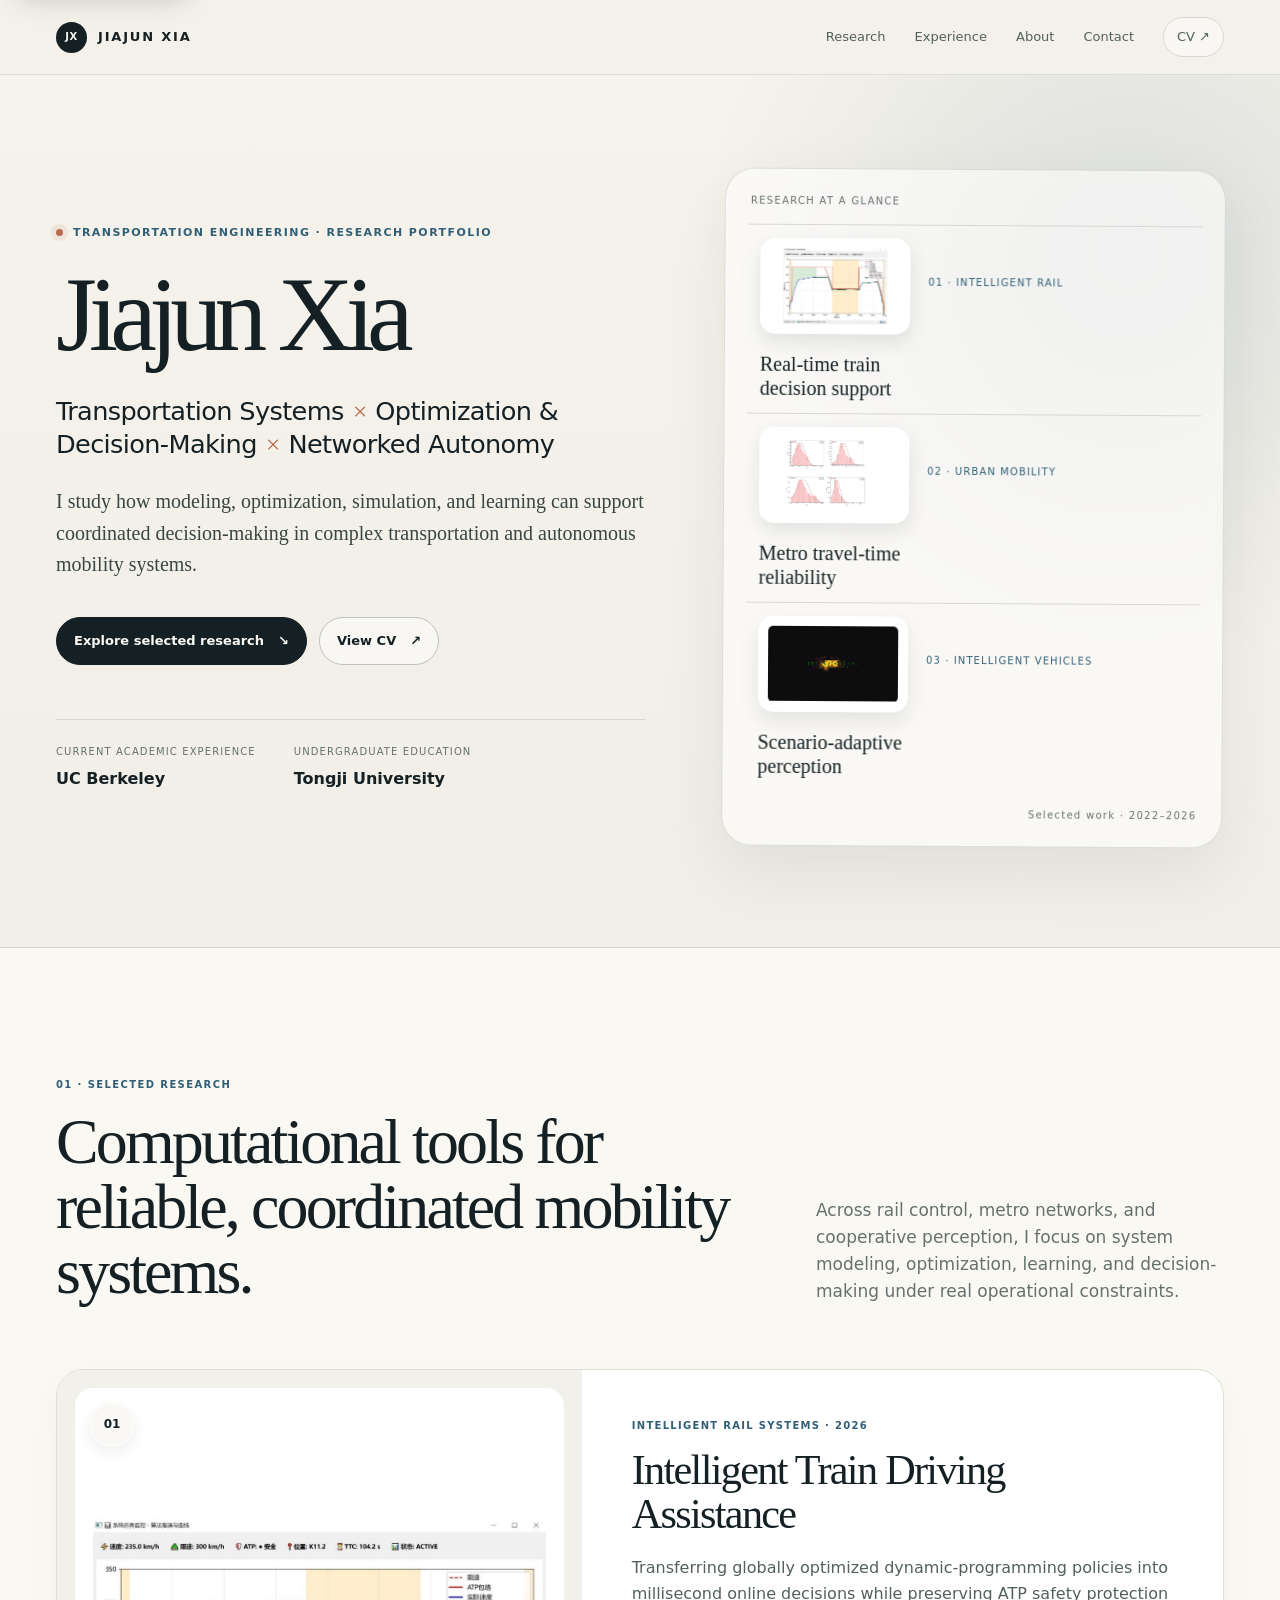
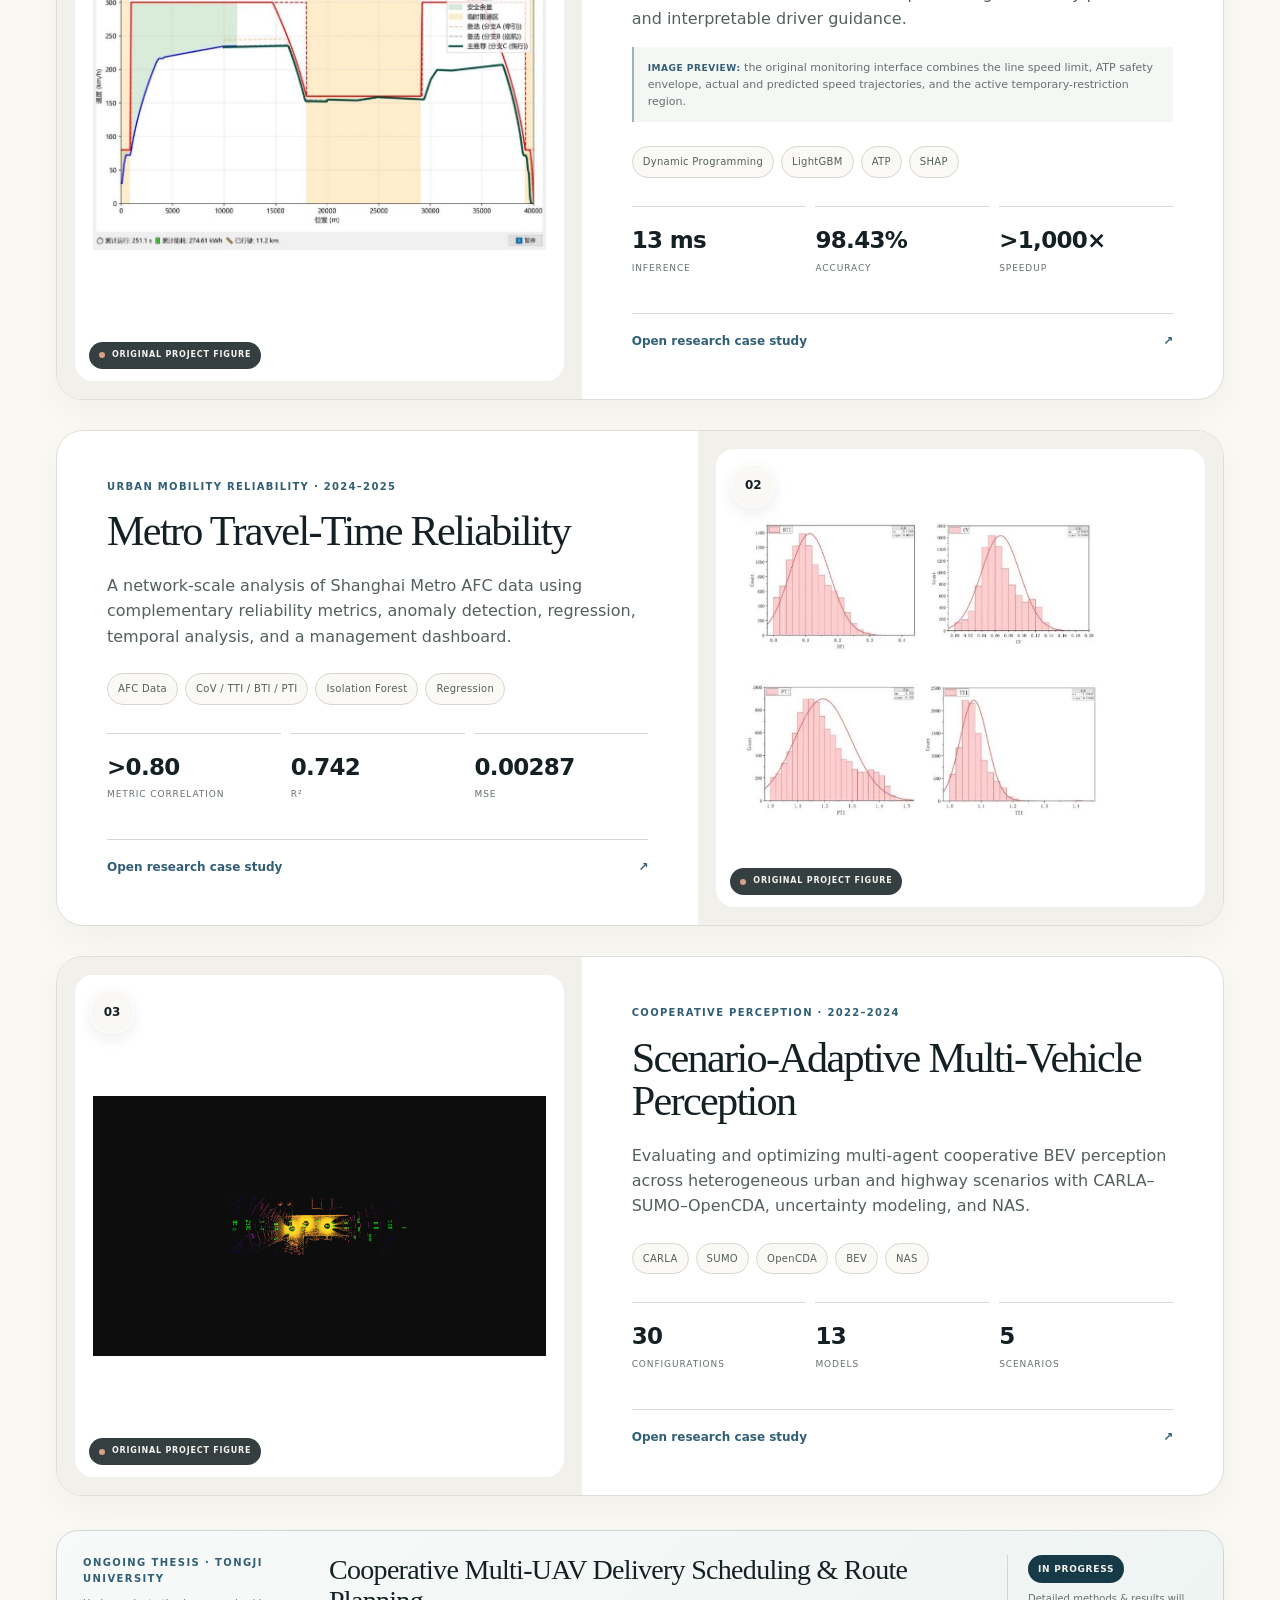
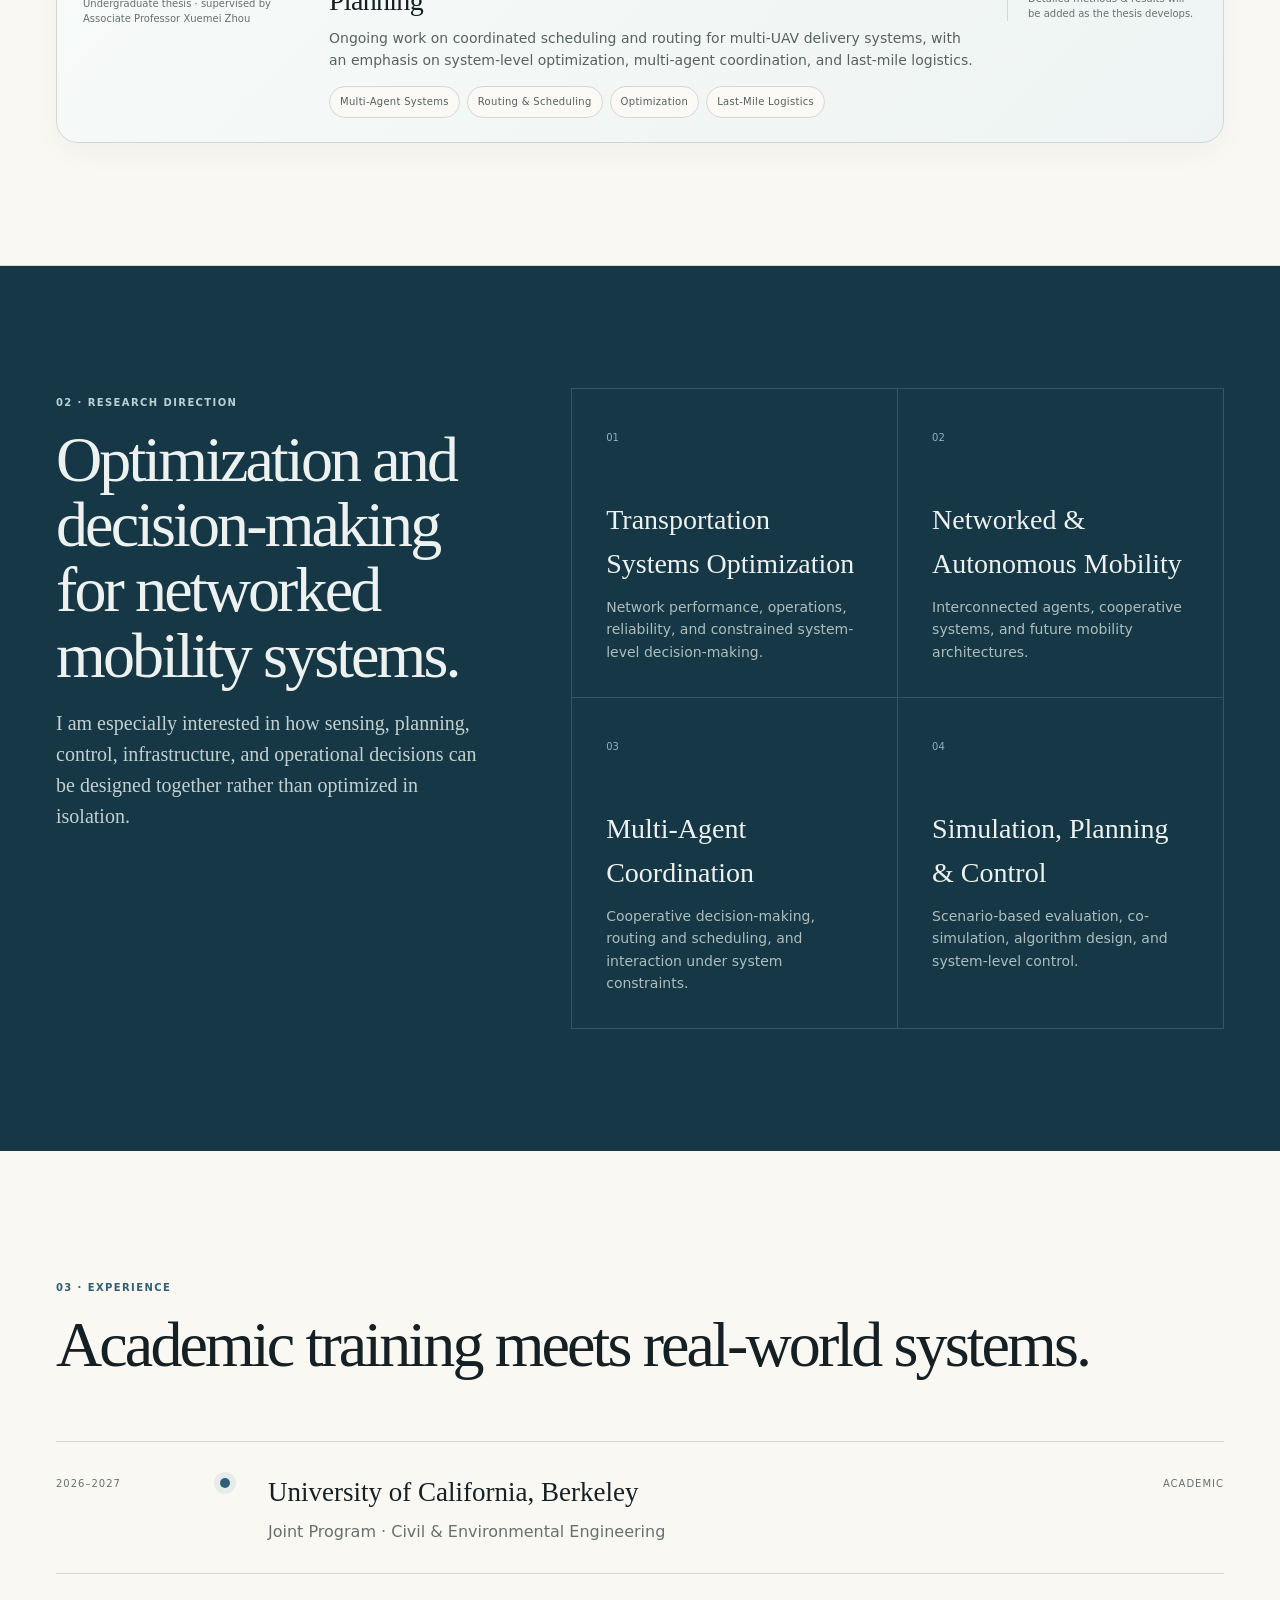
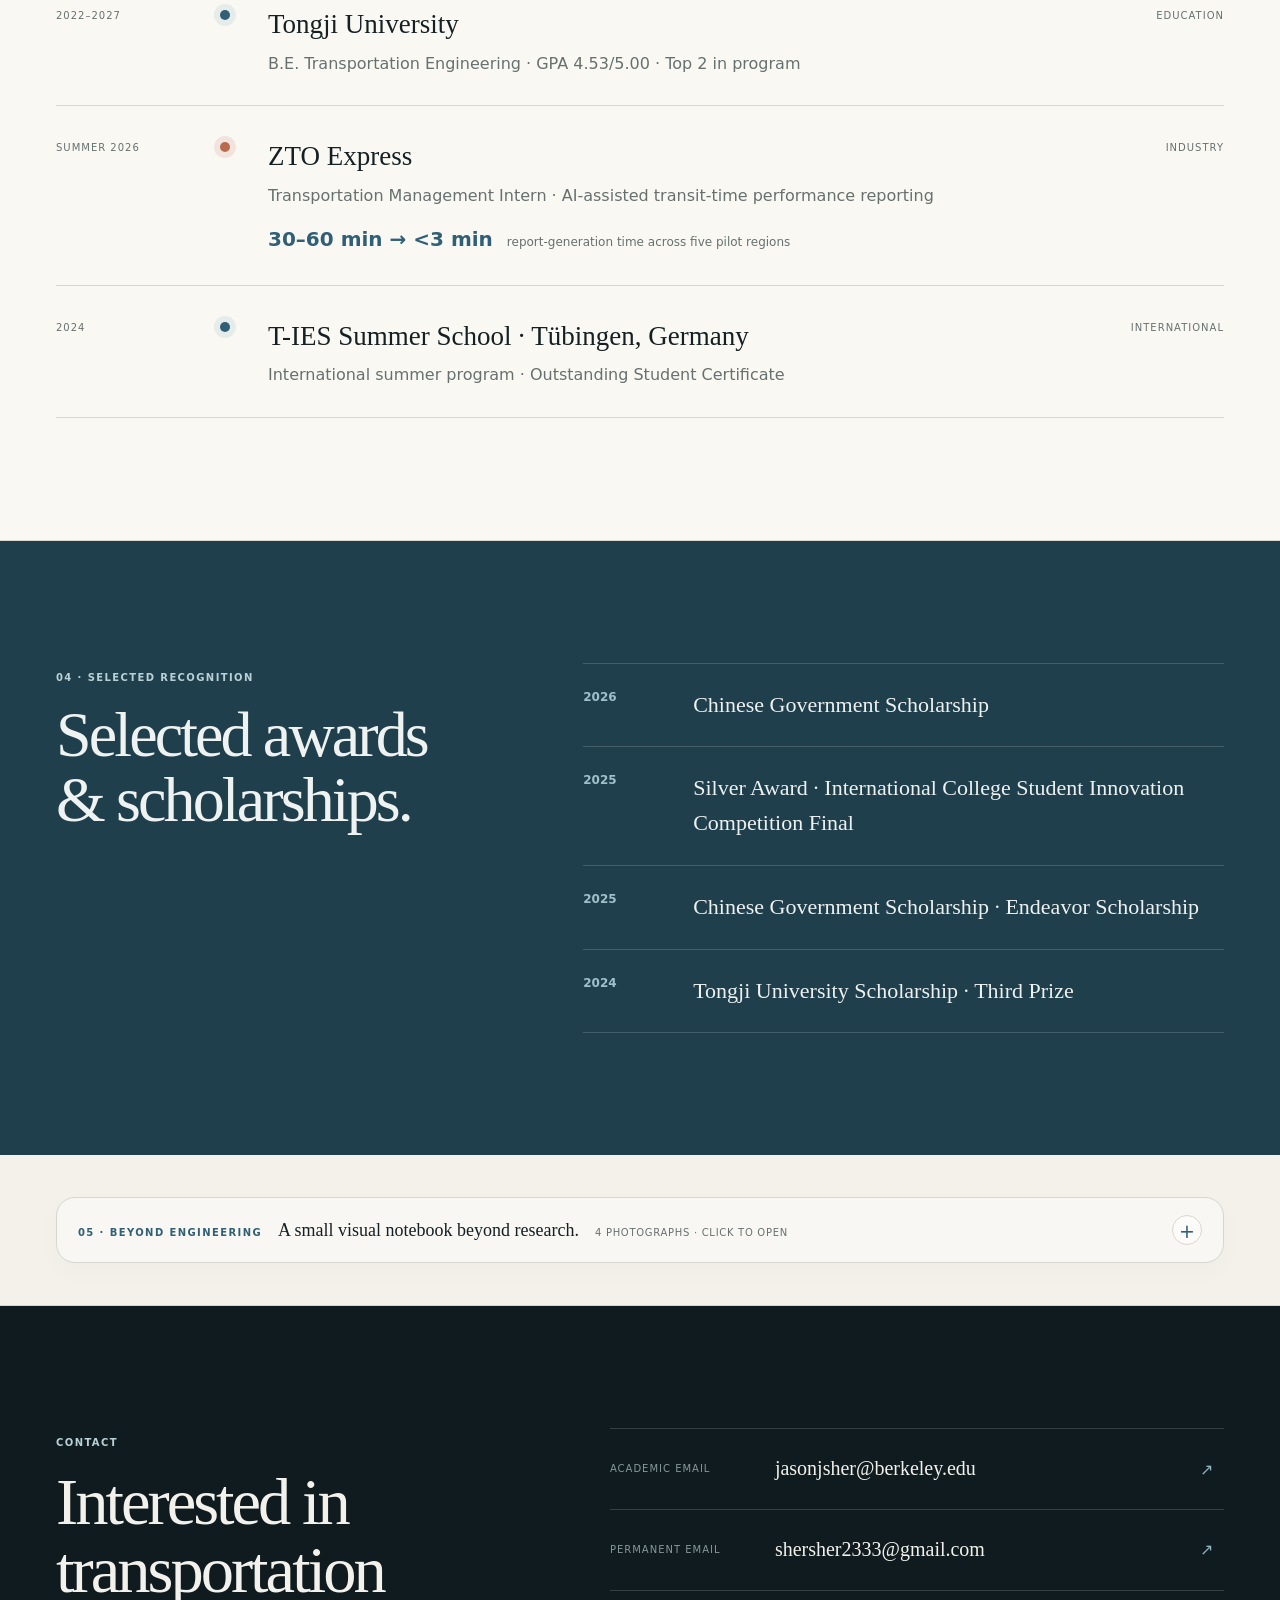
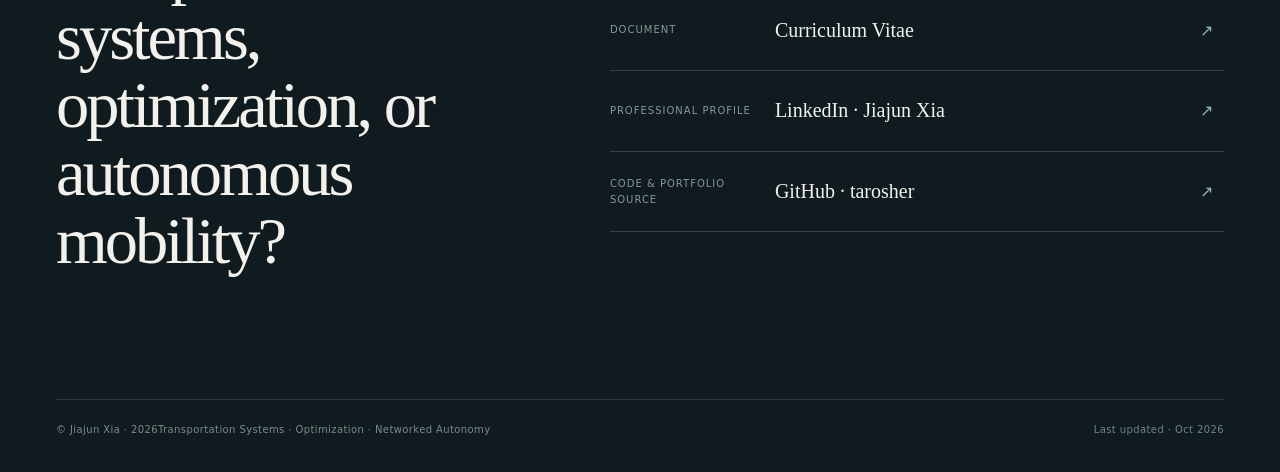
<file: index.html>
<!DOCTYPE html>

<html lang="en">
<head>
<meta charset="utf-8"/><meta content="width=device-width,initial-scale=1" name="viewport"/>
<title>Jiajun Xia | Transportation Systems, Optimization &amp; Autonomous Mobility</title>
<meta content="Jiajun Xia is a transportation engineering student and researcher working on transportation systems optimization, networked autonomous mobility, simulation, and algorithmic decision-making." name="description"/>
<link href="styles.css" rel="stylesheet"/>
<meta content="#f4f1ea" name="theme-color"/><meta content="index, follow" name="robots"/><meta content="Jiajun Xia | Transportation Systems, Optimization &amp; Autonomous Mobility" property="og:title"/><meta content="Academic portfolio of Jiajun Xia, focused on transportation systems optimization, networked autonomous mobility, multi-agent coordination, simulation, and decision-making." property="og:description"/><meta content="website" property="og:type"/><meta content="Jiajun Xia" property="og:site_name"/><meta content="https://jiajunxia.com/" property="og:url"/><meta content="summary" name="twitter:card"/><link href="favicon.svg" rel="icon" type="image/svg+xml"/><link href="https://jiajunxia.com/" rel="canonical"/><script type="application/ld+json">{"@context":"https://schema.org","@type":"Person","name":"Jiajun Xia","url":"https://jiajunxia.com/","sameAs":["https://www.linkedin.com/in/jiajun-xia-87ab18298/","https://github.com/tarosher"],"affiliation":[{"@type":"EducationalOrganization","name":"University of California, Berkeley"},{"@type":"EducationalOrganization","name":"Tongji University"}],"knowsAbout":["Transportation systems optimization","Networked autonomous mobility","Multi-agent coordination","Simulation","Routing and scheduling","Intelligent transportation systems"]}</script></head>
<body class="home"><a class="skip-link" href="#top">Skip to main content</a>
<nav><div class="wrap nav-inner"><a class="brand" href="#top"><span>JX</span> JIAJUN XIA</a><div class="nav-links"><a href="#research">Research</a><a href="#experience">Experience</a><a href="#about">About</a><a href="#contact">Contact</a><a class="nav-cv" href="resume_Jiajun_Xia.pdf" rel="noopener noreferrer" target="_blank">CV ↗</a></div></div></nav>
<main id="top">
<header class="hero-shell"><div class="wrap hero-v3">
<div class="hero-copy"><div class="status-row"><span class="status-dot"></span><span>Transportation Engineering · Research Portfolio</span></div><h1>Jiajun Xia</h1><p class="hero-domain">Transportation Systems <i>×</i> Optimization &amp; Decision-Making <i>×</i> Networked Autonomy</p><p class="hero-intro">I study how modeling, optimization, simulation, and learning can support coordinated decision-making in complex transportation and autonomous mobility systems.</p><div class="actions"><a class="btn primary" href="#research">Explore selected research <span>↘</span></a><a class="btn ghost" href="resume_Jiajun_Xia.pdf" rel="noopener noreferrer" target="_blank">View CV <span>↗</span></a></div><div class="hero-affils"><div><small>Current academic experience</small><strong>UC Berkeley</strong></div><div><small>Undergraduate education</small><strong>Tongji University</strong></div></div></div>
<div aria-label="Research overview" class="hero-board"><div class="board-kicker">RESEARCH AT A GLANCE</div>
<a class="board-card board-card-a" href="research/train-driving.html"><img alt="Original train monitoring interface from the project report" src="assets/train/monitor-interface-original.jpeg"/><span>01 · Intelligent Rail</span><strong>Real-time train decision support</strong></a>
<a class="board-card board-card-b" href="research/metro-reliability.html"><img alt="Original metro travel-time reliability distributions from the project report" src="assets/metro/reliability-distributions.jpg"/><span>02 · Urban Mobility</span><strong>Metro travel-time reliability</strong></a>
<a class="board-card board-card-c" href="research/cooperative-perception.html"><img alt="Original cooperative perception result from the project presentation" src="assets/cooperative/perception-a.png"/><span>03 · Intelligent Vehicles</span><strong>Scenario-adaptive perception</strong></a>
<div class="board-note">Selected work · 2022–2026</div></div>
</div></header>
<section class="section-light" id="research"><div class="wrap"><div class="section-head-v3"><div><span class="micro-label">01 · SELECTED RESEARCH</span><h2>Computational tools for reliable, coordinated mobility systems.</h2></div><p>Across rail control, metro networks, and cooperative perception, I focus on system modeling, optimization, learning, and decision-making under real operational constraints.</p></div>
<div class="research-stack">
<a class="research-card" href="research/train-driving.html"><div class="rc-visual"><img alt="Original train monitoring interface from the project report" decoding="async" loading="lazy" src="assets/train/monitor-interface-original.jpeg"/><div class="rc-index">01</div><span class="artifact-badge">Original project figure</span></div><div class="rc-copy"><div class="rc-overline">INTELLIGENT RAIL SYSTEMS · 2026</div><h3>Intelligent Train Driving Assistance</h3><p>Transferring globally optimized dynamic-programming policies into millisecond online decisions while preserving ATP safety protection and interpretable driver guidance.</p><p class="visual-context"><strong>Image preview:</strong> the original monitoring interface combines the line speed limit, ATP safety envelope, actual and predicted speed trajectories, and the active temporary-restriction region.</p><div class="tag-row"><span>Dynamic Programming</span><span>LightGBM</span><span>ATP</span><span>SHAP</span></div><div class="metric-row"><div><b>13 ms</b><small>inference</small></div><div><b>98.43%</b><small>accuracy</small></div><div><b>&gt;1,000×</b><small>speedup</small></div></div><div class="case-cta">Open research case study <span>↗</span></div></div></a>
<a class="research-card reverse" href="research/metro-reliability.html"><div class="rc-visual"><img alt="Original metro travel-time reliability distributions from the project report" decoding="async" loading="lazy" src="assets/metro/reliability-distributions.jpg"/><div class="rc-index">02</div><span class="artifact-badge">Original project figure</span></div><div class="rc-copy"><div class="rc-overline">URBAN MOBILITY RELIABILITY · 2024–2025</div><h3>Metro Travel-Time Reliability</h3><p>A network-scale analysis of Shanghai Metro AFC data using complementary reliability metrics, anomaly detection, regression, temporal analysis, and a management dashboard.</p><div class="tag-row"><span>AFC Data</span><span>CoV / TTI / BTI / PTI</span><span>Isolation Forest</span><span>Regression</span></div><div class="metric-row"><div><b>&gt;0.80</b><small>metric correlation</small></div><div><b>0.742</b><small>R²</small></div><div><b>0.00287</b><small>MSE</small></div></div><div class="case-cta">Open research case study <span>↗</span></div></div></a>
<a class="research-card" href="research/cooperative-perception.html"><div class="rc-visual"><img alt="Original cooperative perception result from the project presentation" decoding="async" loading="lazy" src="assets/cooperative/perception-a.png"/><div class="rc-index">03</div><span class="artifact-badge">Original project figure</span></div><div class="rc-copy"><div class="rc-overline">COOPERATIVE PERCEPTION · 2022–2024</div><h3>Scenario-Adaptive Multi-Vehicle Perception</h3><p>Evaluating and optimizing multi-agent cooperative BEV perception across heterogeneous urban and highway scenarios with CARLA–SUMO–OpenCDA, uncertainty modeling, and NAS.</p><div class="tag-row"><span>CARLA</span><span>SUMO</span><span>OpenCDA</span><span>BEV</span><span>NAS</span></div><div class="metric-row"><div><b>30</b><small>configurations</small></div><div><b>13</b><small>models</small></div><div><b>5</b><small>scenarios</small></div></div><div class="case-cta">Open research case study <span>↗</span></div></div></a>
</div>
<div class="ongoing-thesis" aria-label="Current undergraduate thesis">
  <div class="ongoing-thesis-meta">
    <span class="micro-label">ONGOING THESIS · TONGJI UNIVERSITY</span>
    <small>Undergraduate thesis · supervised by Associate Professor Xuemei Zhou</small>
  </div>
  <div class="ongoing-thesis-main">
    <h3>Cooperative Multi-UAV Delivery Scheduling &amp; Route Planning</h3>
    <p>Ongoing work on coordinated scheduling and routing for multi-UAV delivery systems, with an emphasis on system-level optimization, multi-agent coordination, and last-mile logistics.</p>
    <div class="tag-row"><span>Multi-Agent Systems</span><span>Routing &amp; Scheduling</span><span>Optimization</span><span>Last-Mile Logistics</span></div>
  </div>
  <div class="ongoing-thesis-status"><span>In progress</span><small>Detailed methods &amp; results will be added as the thesis develops.</small></div>
</div>
</div></section>
<section class="capability-section" id="about"><div class="wrap capability-grid"><div class="capability-copy"><span class="micro-label light">02 · RESEARCH DIRECTION</span><h2>Optimization and decision-making for networked mobility systems.</h2><p>I am especially interested in how sensing, planning, control, infrastructure, and operational decisions can be designed together rather than optimized in isolation.</p></div><div class="capability-map"><div class="cap-item"><span>01</span><h3>Transportation Systems Optimization</h3><p>Network performance, operations, reliability, and constrained system-level decision-making.</p></div><div class="cap-item"><span>02</span><h3>Networked &amp; Autonomous Mobility</h3><p>Interconnected agents, cooperative systems, and future mobility architectures.</p></div><div class="cap-item"><span>03</span><h3>Multi-Agent Coordination</h3><p>Cooperative decision-making, routing and scheduling, and interaction under system constraints.</p></div><div class="cap-item"><span>04</span><h3>Simulation, Planning &amp; Control</h3><p>Scenario-based evaluation, co-simulation, algorithm design, and system-level control.</p></div></div></div></section>
<section class="section-light" id="experience"><div class="wrap"><div class="section-head-v3 compact"><div><span class="micro-label">03 · EXPERIENCE</span><h2>Academic training meets real-world systems.</h2></div></div><div class="timeline-v3"><div class="tl-row"><div class="tl-year">2026–2027</div><div class="tl-dot"></div><div class="tl-main"><h3>University of California, Berkeley</h3><p>Joint Program · Civil &amp; Environmental Engineering</p></div><div class="tl-type">Academic</div></div><div class="tl-row"><div class="tl-year">2022–2027</div><div class="tl-dot"></div><div class="tl-main"><h3>Tongji University</h3><p>B.E. Transportation Engineering · GPA 4.53/5.00 · Top 2 in program</p></div><div class="tl-type">Education</div></div><div class="tl-row"><div class="tl-year">Summer 2026</div><div class="tl-dot accent"></div><div class="tl-main"><h3>ZTO Express</h3><p>Transportation Management Intern · AI-assisted transit-time performance reporting</p><div class="impact-inline"><b>30–60 min → &lt;3 min</b><span>report-generation time across five pilot regions</span></div></div><div class="tl-type">Industry</div></div><div class="tl-row"><div class="tl-year">2024</div><div class="tl-dot"></div><div class="tl-main"><h3>T-IES Summer School · Tübingen, Germany</h3><p>International summer program · Outstanding Student Certificate</p></div><div class="tl-type">International</div></div></div></div></section>
<section class="recognition-v3"><div class="wrap recog-grid"><div><span class="micro-label light">04 · SELECTED RECOGNITION</span><h2>Selected awards &amp; scholarships.</h2></div><div class="recog-list"><div><b>2026</b><span>Chinese Government Scholarship</span></div><div><b>2025</b><span>Silver Award · International College Student Innovation Competition Final</span></div><div><b>2025</b><span>Chinese Government Scholarship · Endeavor Scholarship</span></div><div><b>2024</b><span>Tongji University Scholarship · Third Prize</span></div></div></div></section>
<section class="beyond-v3 beyond-compact"><div class="wrap"><details class="photo-album"><summary><div class="album-summary-main"><span class="micro-label">05 · BEYOND ENGINEERING</span><strong>A small visual notebook beyond research.</strong><small>4 photographs · click to open</small></div><span class="album-toggle" aria-hidden="true">+</span></summary><div class="album-body"><p class="album-intro">A compact collection from places that have shaped how I think about cities, infrastructure, and international collaboration. Scroll horizontally to browse.</p><div class="album-track"><figure class="album-card"><img alt="Jiajun Xia outside the European Parliament in France" loading="lazy" src="assets/life/european-parliament.jpg"/><figcaption><b>European Parliament</b><span>France · international perspective</span></figcaption></figure><figure class="album-card"><img alt="Jiajun Xia during a visit in Tübingen, Germany" loading="lazy" src="assets/life/tuebingen.jpg"/><figcaption><b>Tübingen</b><span>Germany · summer school &amp; travel</span></figcaption></figure><figure class="album-card"><img alt="Jiajun Xia in San Francisco with the Bay Bridge in the background" loading="lazy" src="assets/life/san-francisco-bay-bridge.jpg"/><figcaption><b>San Francisco · Bay Bridge</b><span>California · cities &amp; infrastructure</span></figcaption></figure><figure class="album-card"><img alt="Jiajun Xia at Tongji University in Shanghai" loading="lazy" src="assets/life/tongji-university.jpg"/><figcaption><b>Tongji University</b><span>Shanghai · academic home</span></figcaption></figure></div></div></details></div></section>
<section class="contact-v3" id="contact"><div class="wrap contact-v3-inner"><div><span class="micro-label light">CONTACT</span><h2>Interested in transportation systems, optimization, or autonomous mobility?</h2></div><div class="contact-links"><a href="mailto:jasonjsher@berkeley.edu"><small>Academic email</small><strong>jasonjsher@berkeley.edu</strong><span>↗</span></a><a href="mailto:shersher2333@gmail.com"><small>Permanent email</small><strong>shersher2333@gmail.com</strong><span>↗</span></a><a href="resume_Jiajun_Xia.pdf" rel="noopener noreferrer" target="_blank"><small>Document</small><strong>Curriculum Vitae</strong><span>↗</span></a><a href="https://www.linkedin.com/in/jiajun-xia-87ab18298/" rel="noopener noreferrer" target="_blank"><small>Professional profile</small><strong>LinkedIn · Jiajun Xia</strong><span>↗</span></a><a href="https://github.com/tarosher" rel="noopener noreferrer" target="_blank"><small>Code &amp; portfolio source</small><strong>GitHub · tarosher</strong><span>↗</span></a></div><footer><span>© Jiajun Xia · 2026</span><span>Transportation Systems · Optimization · Networked Autonomy</span><span class="update-note">Last updated · Oct 2026</span></footer></div></section>
</main></body></html>
</file>
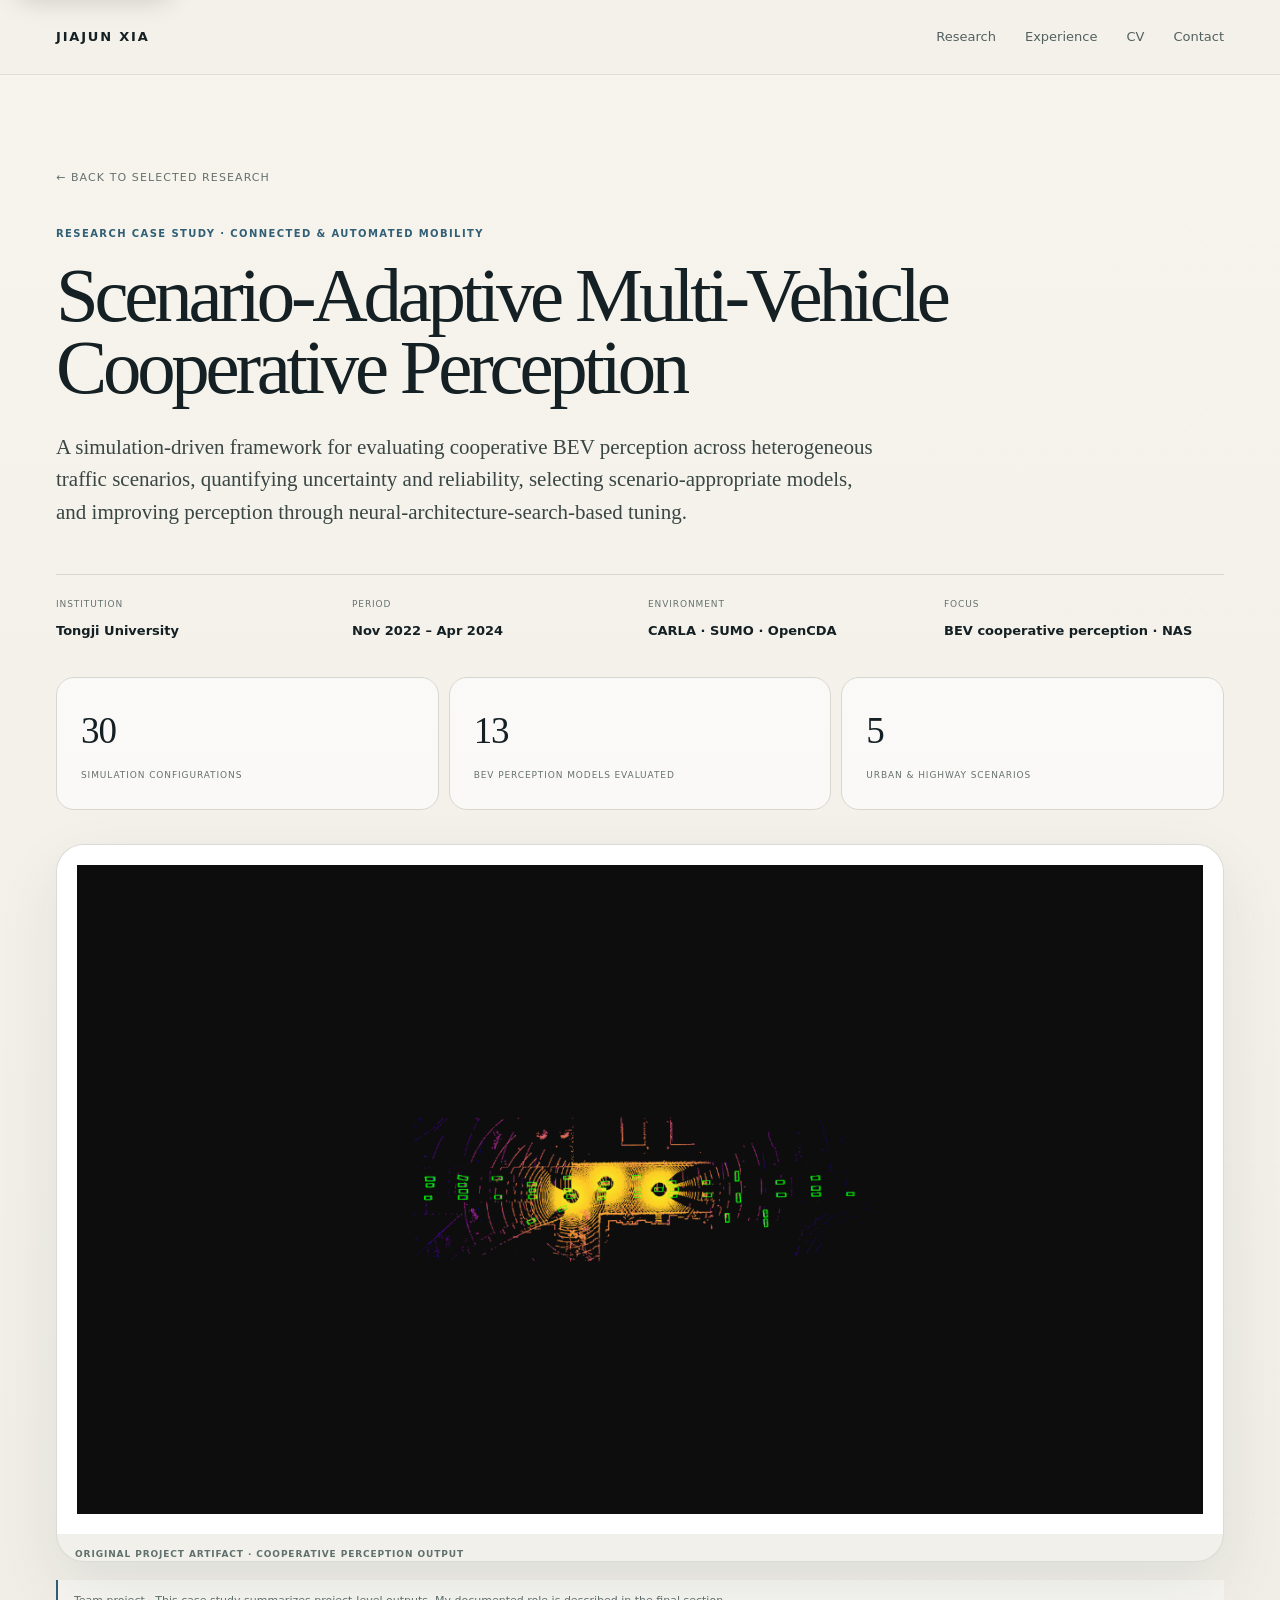
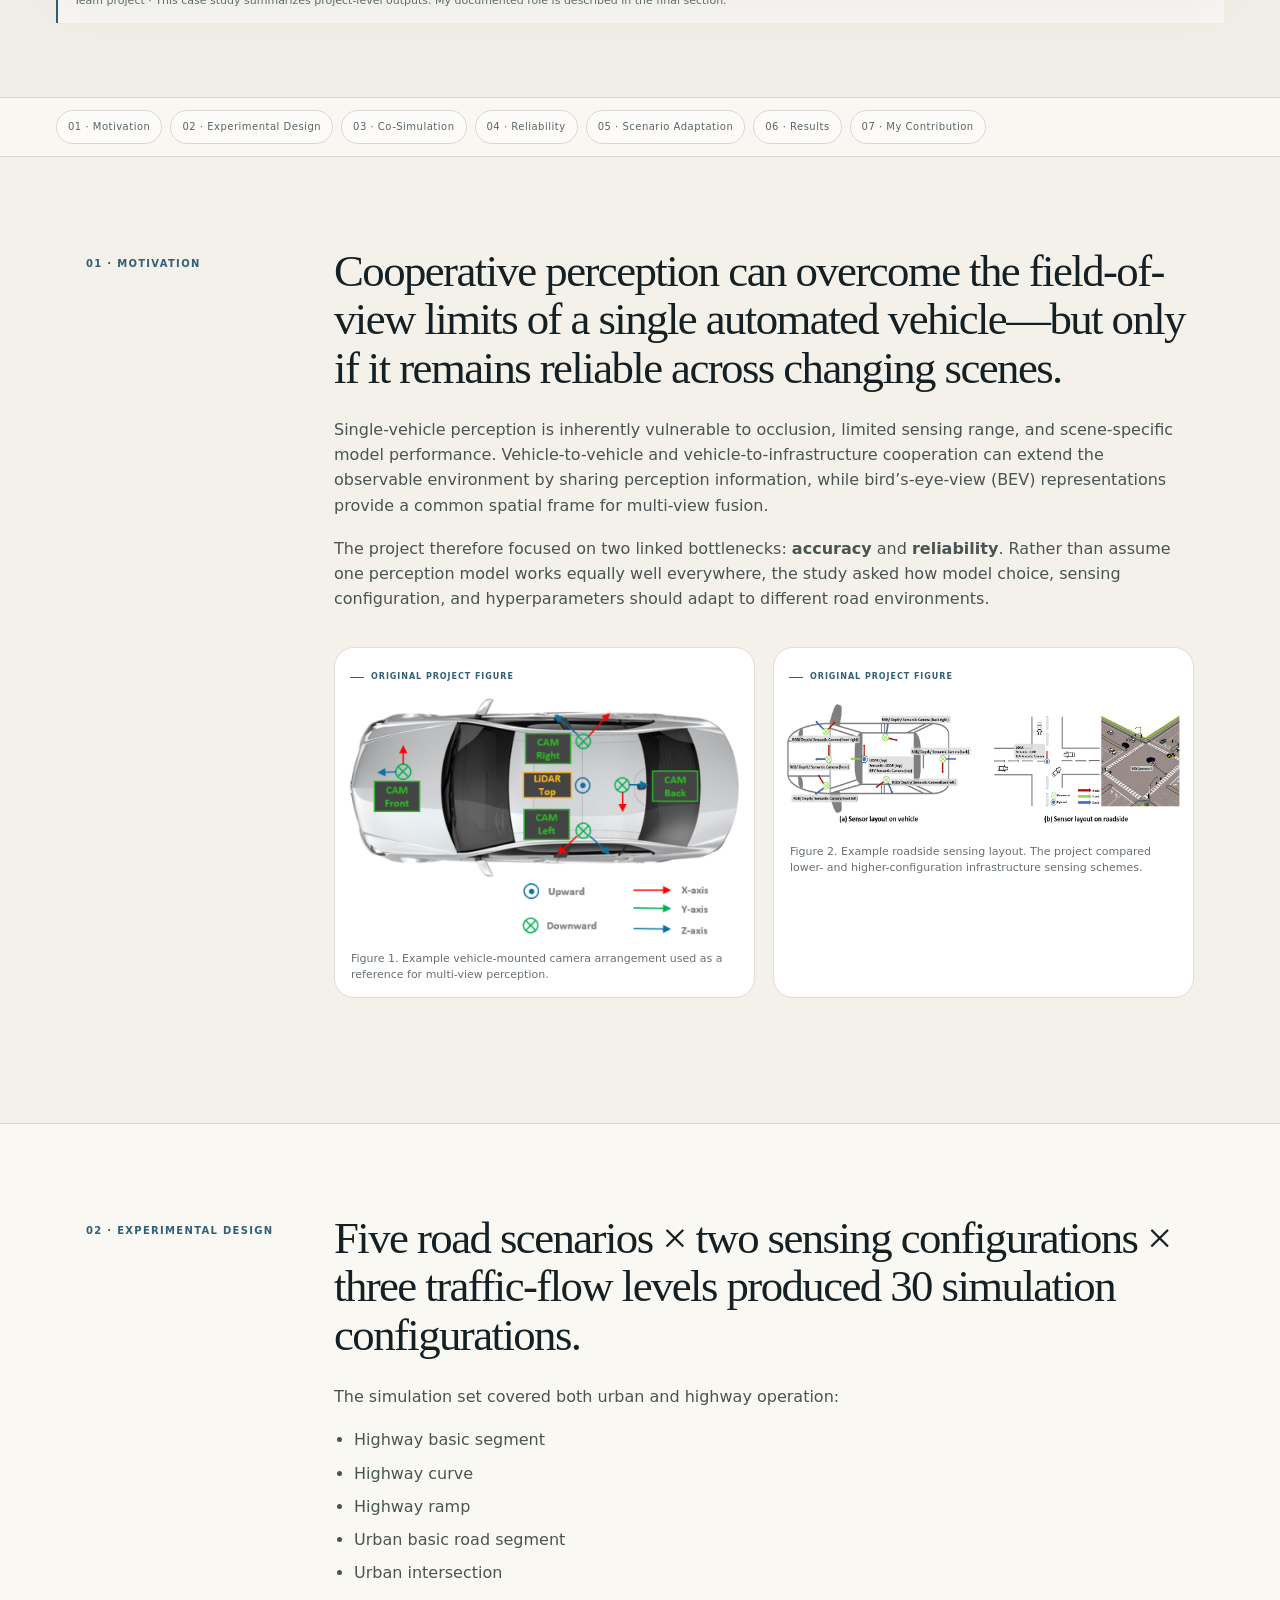
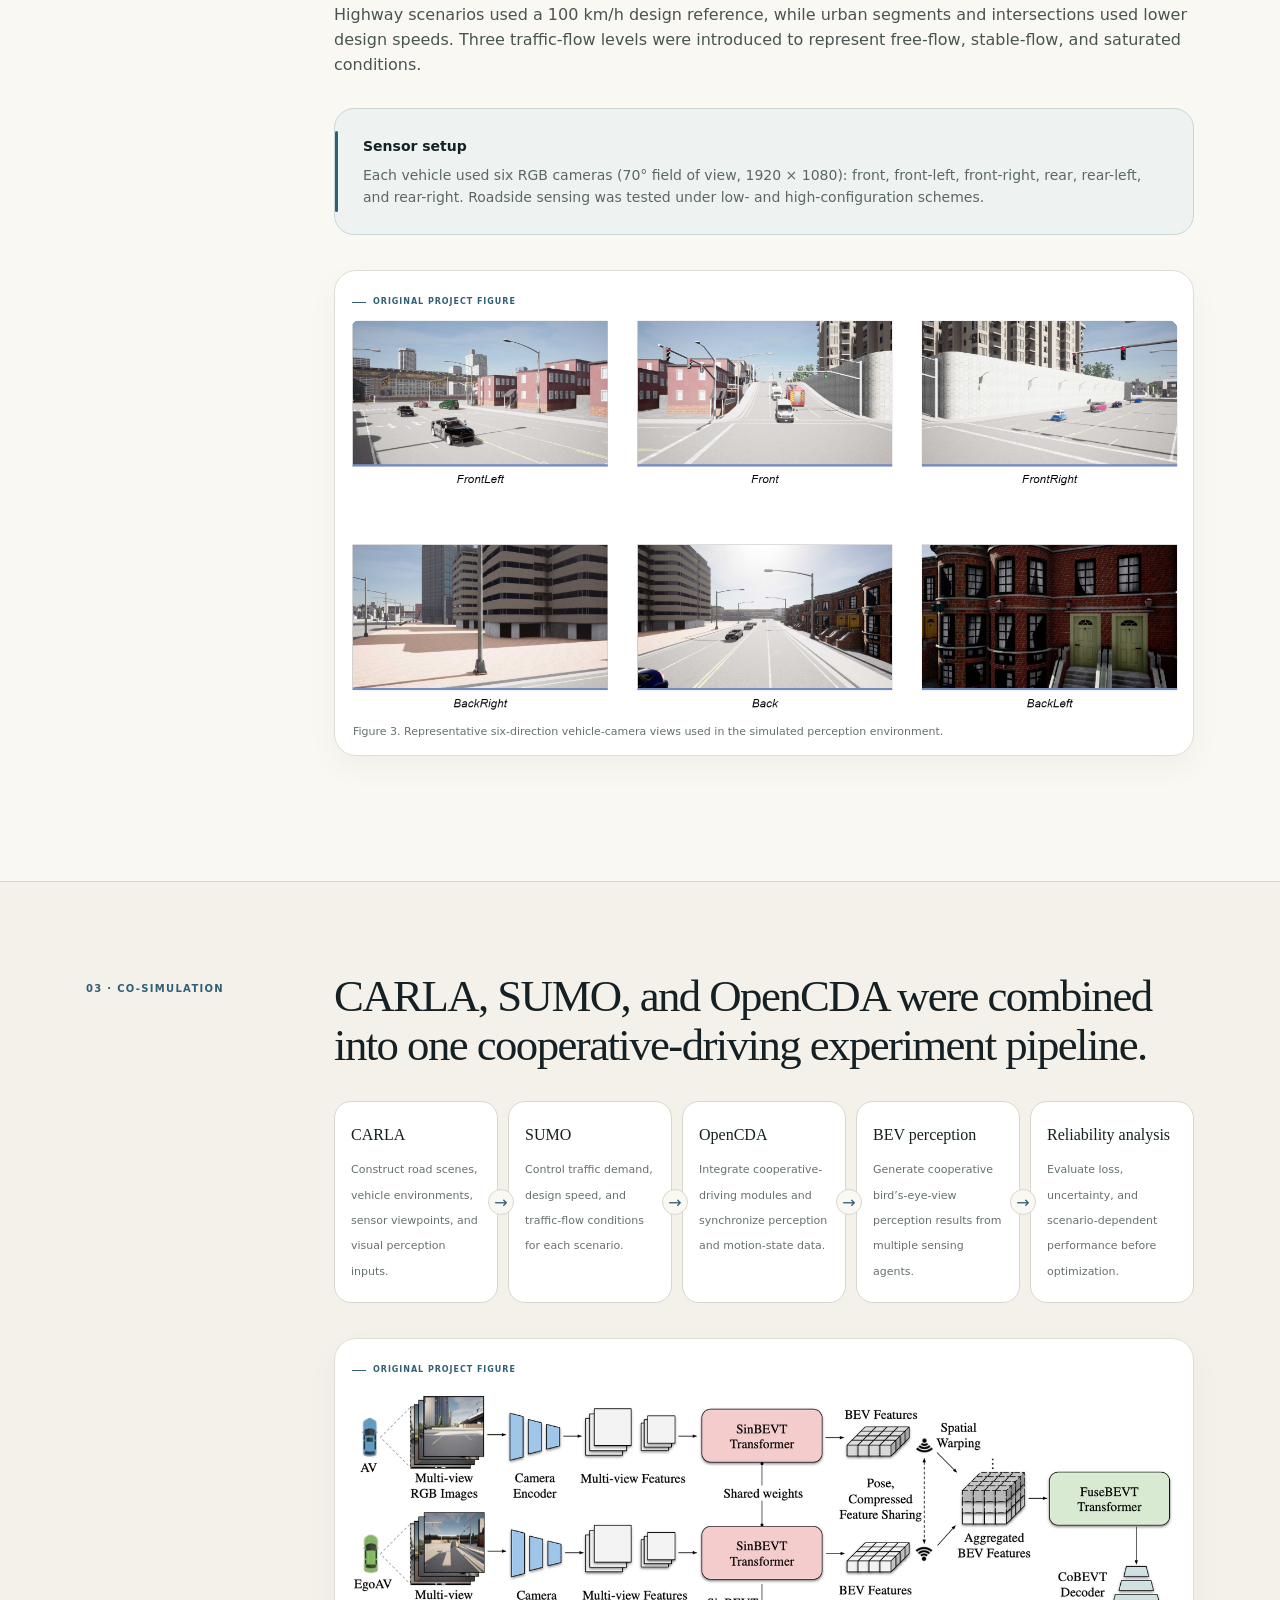
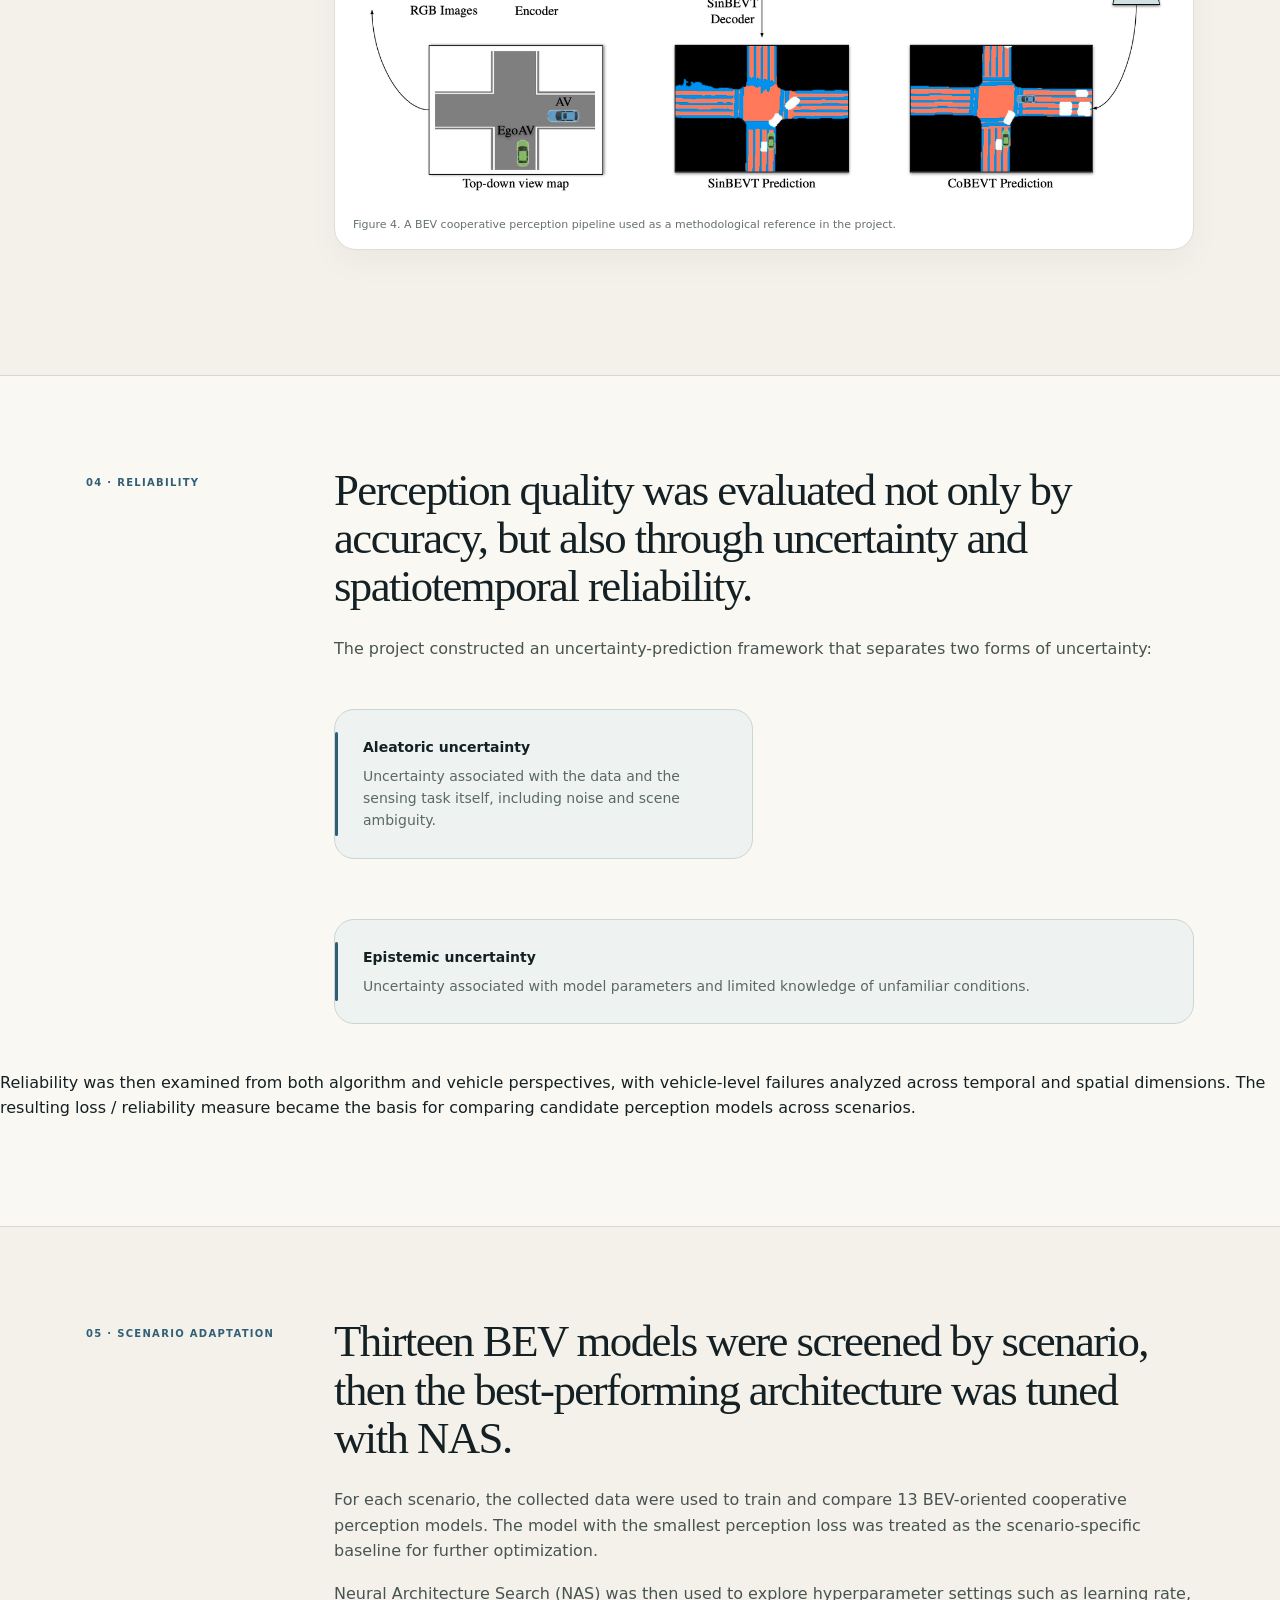
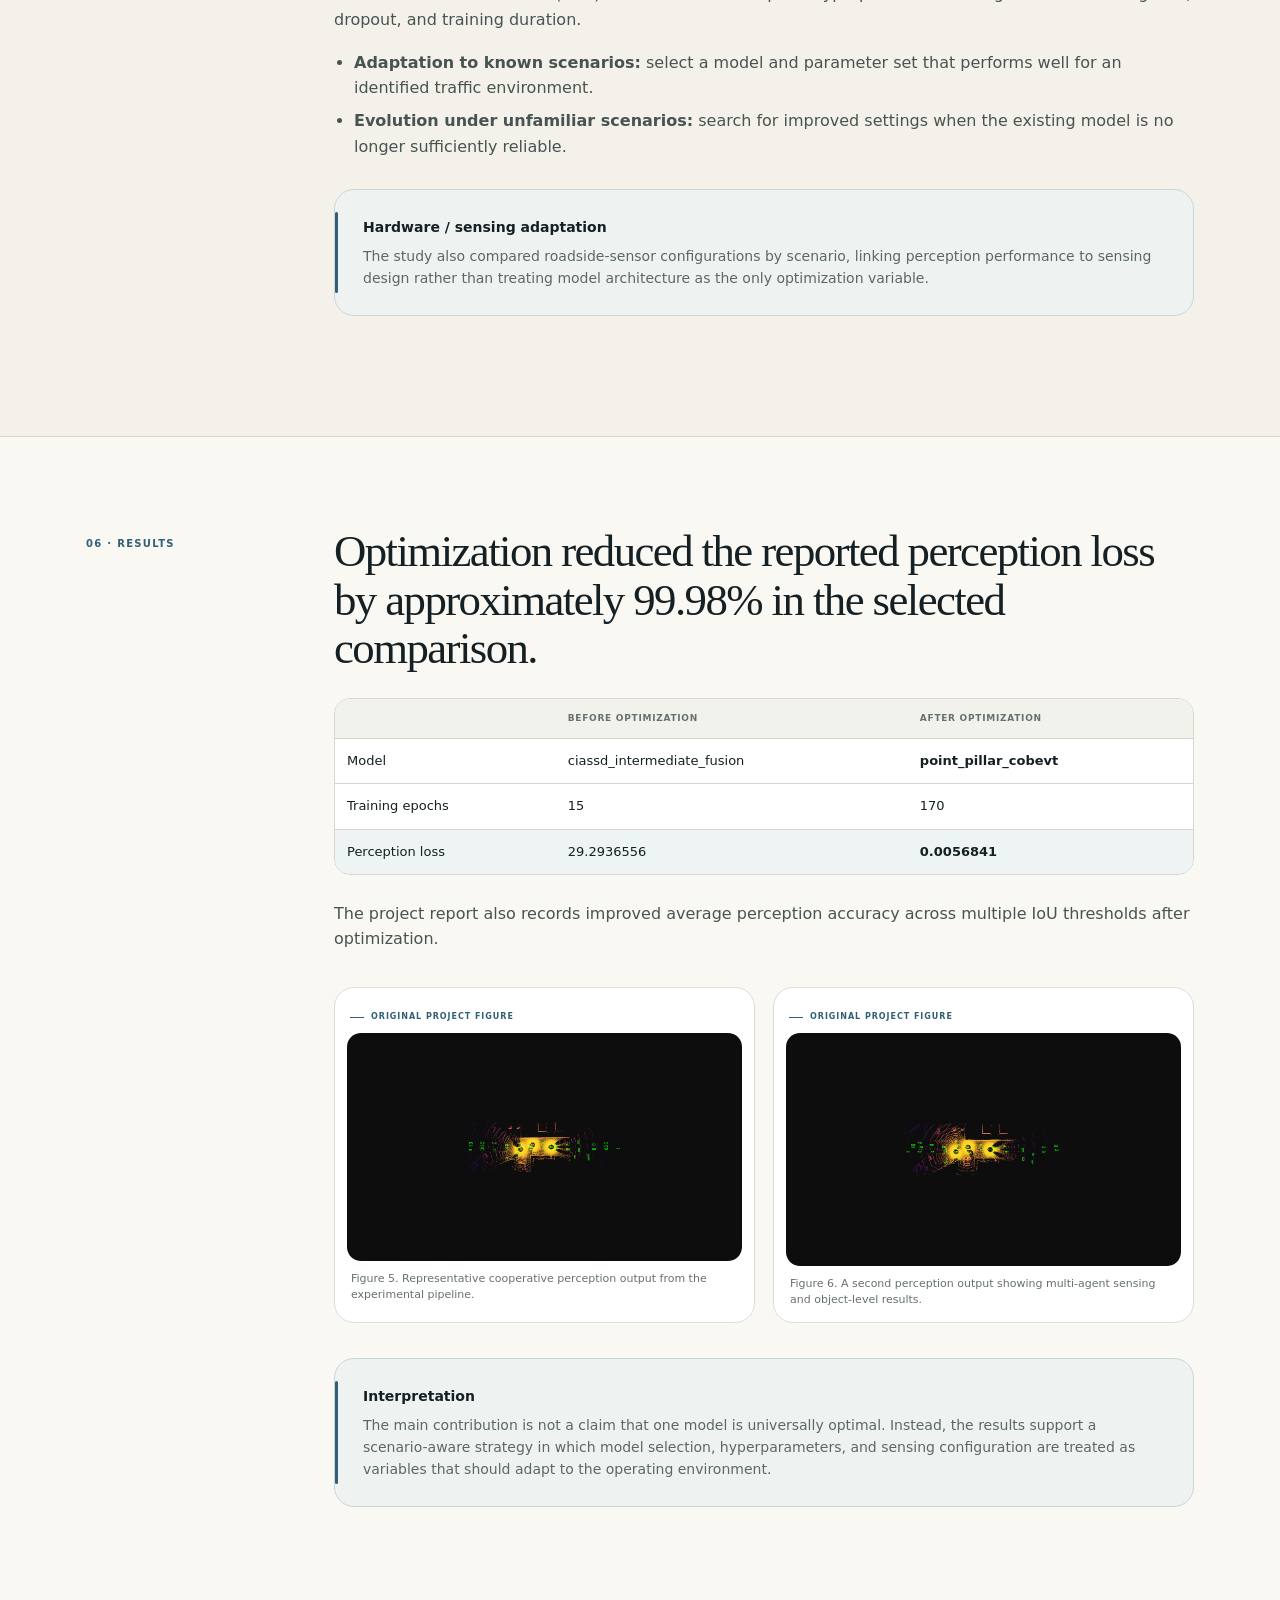
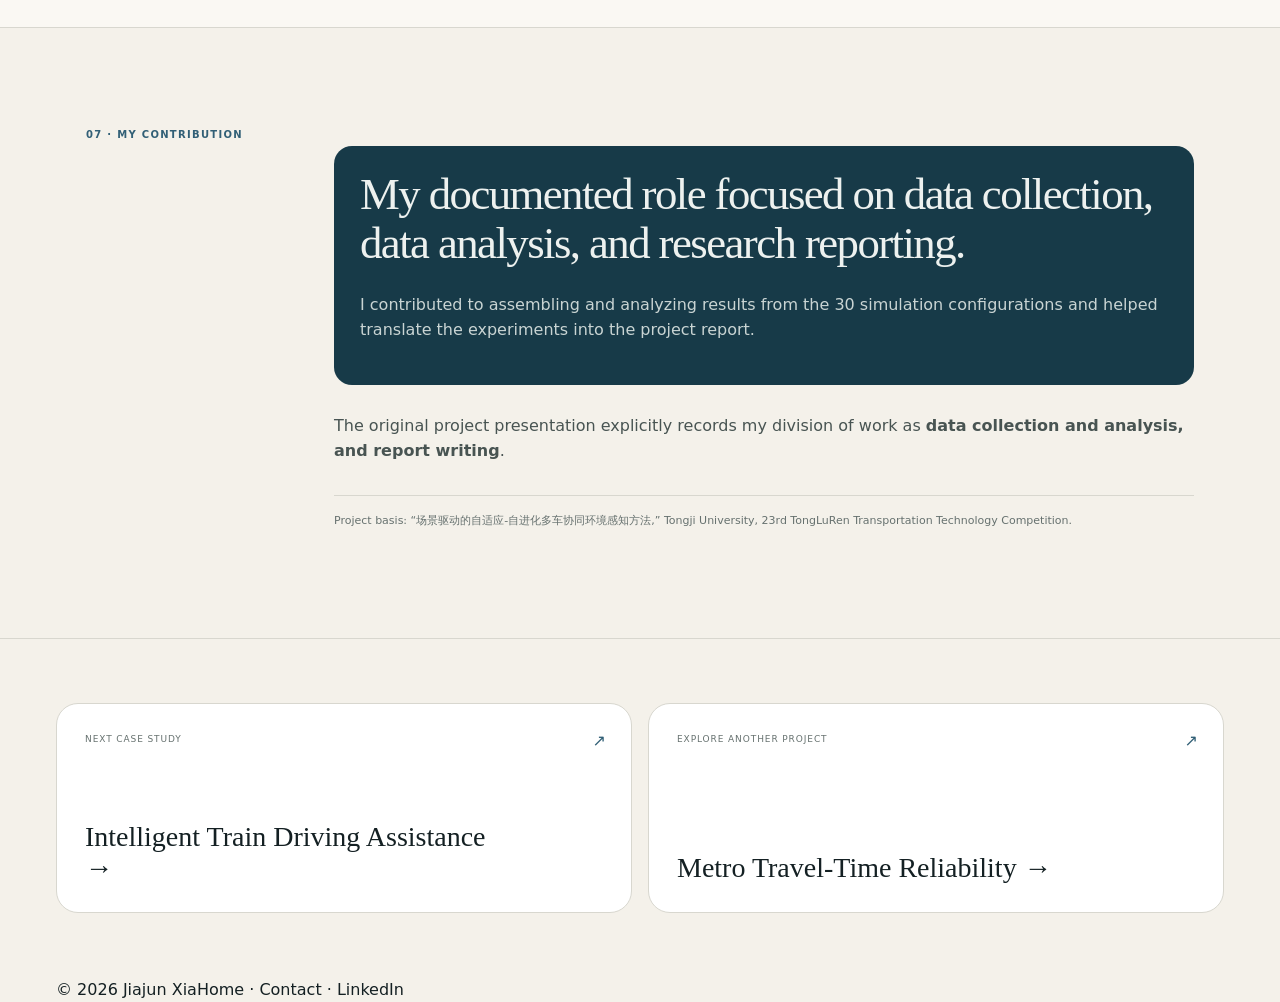
<file: research/cooperative-perception.html>
<!DOCTYPE html>
<html lang="en"><head><meta charset="utf-8"/><meta content="width=device-width,initial-scale=1" name="viewport"/><title>Scenario-Adaptive Cooperative Perception | Jiajun Xia</title><meta content="A research case study on scenario-adaptive multi-vehicle cooperative perception using CARLA, SUMO, OpenCDA, BEV models, uncertainty analysis, and NAS-based optimization." name="description"/><link href="../styles.css" rel="stylesheet"/><meta name="theme-color" content="#f4f1ea"/><meta name="robots" content="index, follow"/><meta property="og:type" content="article"/><meta property="og:site_name" content="Jiajun Xia"/><meta property="og:url" content="https://jiajunxia.com/research/cooperative-perception.html"/><meta name="twitter:card" content="summary"/><link rel="icon" type="image/svg+xml" href="../favicon.svg"/><link rel="canonical" href="https://jiajunxia.com/research/cooperative-perception.html"/></head><body class="case-page"><a class="skip-link" href="#case-content">Skip to case study</a>
<nav><div class="wrap nav-inner"><a class="brand" href="../index.html">JIAJUN XIA</a><div class="nav-links"><a href="../index.html#research">Research</a><a href="../index.html#experience">Experience</a><a href="../resume_Jiajun_Xia.pdf" target="_blank" rel="noopener noreferrer">CV</a><a href="../index.html#contact">Contact</a></div></div></nav>
<main id="case-content"><header class="case-hero"><div class="wrap"><a class="case-back" href="../index.html#research">← Back to selected research</a><div class="kicker">Research Case Study · Connected &amp; Automated Mobility</div><h1 class="case-title">Scenario-Adaptive Multi-Vehicle Cooperative Perception</h1><p class="case-summary">A simulation-driven framework for evaluating cooperative BEV perception across heterogeneous traffic scenarios, quantifying uncertainty and reliability, selecting scenario-appropriate models, and improving perception through neural-architecture-search-based tuning.</p><div class="case-meta"><div class="meta-item"><small>Institution</small><strong>Tongji University</strong></div><div class="meta-item"><small>Period</small><strong>Nov 2022 – Apr 2024</strong></div><div class="meta-item"><small>Environment</small><strong>CARLA · SUMO · OpenCDA</strong></div><div class="meta-item"><small>Focus</small><strong>BEV cooperative perception · NAS</strong></div></div><div class="metric-band"><div class="metric-large"><strong>30</strong><span>Simulation configurations</span></div><div class="metric-large"><strong>13</strong><span>BEV perception models evaluated</span></div><div class="metric-large"><strong>5</strong><span>Urban &amp; highway scenarios</span></div></div><div class="case-cover"><img alt="Original cooperative perception result from the project presentation" src="../assets/cooperative/perception-a.png"/><div class="artifact-kicker">Original project artifact · cooperative perception output</div></div><div class="project-note">Team project · This case study summarizes project-level outputs. My documented role is described in the final section.</div></div></header>
<div class="case-jump"><div class="wrap case-jump-inner"><a href="#motivation">01 · Motivation</a><a href="#experimental-design">02 · Experimental Design</a><a href="#co-simulation">03 · Co-Simulation</a><a href="#reliability">04 · Reliability</a><a href="#scenario-adaptation">05 · Scenario Adaptation</a><a href="#results">06 · Results</a><a href="#my-contribution">07 · My Contribution</a></div></div>
<section class="case-section" id="motivation"><div class="wrap case-grid"><div class="section-label">01 · Motivation</div><div class="case-body"><h2>Cooperative perception can overcome the field-of-view limits of a single automated vehicle—but only if it remains reliable across changing scenes.</h2><p>Single-vehicle perception is inherently vulnerable to occlusion, limited sensing range, and scene-specific model performance. Vehicle-to-vehicle and vehicle-to-infrastructure cooperation can extend the observable environment by sharing perception information, while bird’s-eye-view (BEV) representations provide a common spatial frame for multi-view fusion.</p><p>The project therefore focused on two linked bottlenecks: <strong>accuracy</strong> and <strong>reliability</strong>. Rather than assume one perception model works equally well everywhere, the study asked how model choice, sensing configuration, and hyperparameters should adapt to different road environments.</p><div class="figure-grid"><figure><div class="figure-origin">Original project figure</div><a class="figure-link" href="../assets/cooperative/vehicle-camera-layout.png" target="_blank" rel="noopener noreferrer" aria-label="Open original figure at full resolution"><img loading="lazy" decoding="async" alt="Vehicle camera configuration" src="../assets/cooperative/vehicle-camera-layout.png"/></a><figcaption>Figure 1. Example vehicle-mounted camera arrangement used as a reference for multi-view perception.</figcaption></figure><figure><div class="figure-origin">Original project figure</div><a class="figure-link" href="../assets/cooperative/roadside-sensor-layout.png" target="_blank" rel="noopener noreferrer" aria-label="Open original figure at full resolution"><img loading="lazy" decoding="async" alt="Roadside sensor layout" src="../assets/cooperative/roadside-sensor-layout.png"/></a><figcaption>Figure 2. Example roadside sensing layout. The project compared lower- and higher-configuration infrastructure sensing schemes.</figcaption></figure></div></div></div></section>
<section class="case-section" id="experimental-design"><div class="wrap case-grid"><div class="section-label">02 · Experimental Design</div><div class="case-body"><h2>Five road scenarios × two sensing configurations × three traffic-flow levels produced 30 simulation configurations.</h2><p>The simulation set covered both urban and highway operation:</p><ul><li>Highway basic segment</li><li>Highway curve</li><li>Highway ramp</li><li>Urban basic road segment</li><li>Urban intersection</li></ul><p>Highway scenarios used a 100 km/h design reference, while urban segments and intersections used lower design speeds. Three traffic-flow levels were introduced to represent free-flow, stable-flow, and saturated conditions.</p><div class="callout"><strong>Sensor setup</strong><p>Each vehicle used six RGB cameras (70° field of view, 1920 × 1080): front, front-left, front-right, rear, rear-left, and rear-right. Roadside sensing was tested under low- and high-configuration schemes.</p></div><figure class="figure"><div class="figure-origin">Original project figure</div><a class="figure-link" href="../assets/cooperative/camera-views.png" target="_blank" rel="noopener noreferrer" aria-label="Open original figure at full resolution"><img loading="lazy" decoding="async" alt="Six camera views used in the cooperative perception simulation" src="../assets/cooperative/camera-views.png"/></a><figcaption>Figure 3. Representative six-direction vehicle-camera views used in the simulated perception environment.</figcaption></figure></div></div></section>
<section class="case-section" id="co-simulation"><div class="wrap case-grid"><div class="section-label">03 · Co-Simulation</div><div class="case-body"><h2>CARLA, SUMO, and OpenCDA were combined into one cooperative-driving experiment pipeline.</h2><div class="flow"><div class="flow-step"><b>CARLA</b><span>Construct road scenes, vehicle environments, sensor viewpoints, and visual perception inputs.</span></div><div class="flow-step"><b>SUMO</b><span>Control traffic demand, design speed, and traffic-flow conditions for each scenario.</span></div><div class="flow-step"><b>OpenCDA</b><span>Integrate cooperative-driving modules and synchronize perception and motion-state data.</span></div><div class="flow-step"><b>BEV perception</b><span>Generate cooperative bird’s-eye-view perception results from multiple sensing agents.</span></div><div class="flow-step"><b>Reliability analysis</b><span>Evaluate loss, uncertainty, and scenario-dependent performance before optimization.</span></div></div><figure class="figure"><div class="figure-origin">Original project figure</div><a class="figure-link" href="../assets/cooperative/bev-pipeline.png" target="_blank" rel="noopener noreferrer" aria-label="Open original figure at full resolution"><img loading="lazy" decoding="async" alt="Cooperative BEV perception pipeline" src="../assets/cooperative/bev-pipeline.png"/></a><figcaption>Figure 4. A BEV cooperative perception pipeline used as a methodological reference in the project.</figcaption></figure></div></div></section>
<section class="case-section" id="reliability"><div class="wrap case-grid"><div class="section-label">04 · Reliability</div><div class="case-body"><h2>Perception quality was evaluated not only by accuracy, but also through uncertainty and spatiotemporal reliability.</h2><p>The project constructed an uncertainty-prediction framework that separates two forms of uncertainty:</p><div class="two-col"><div class="callout"><strong>Aleatoric uncertainty</strong><p>Uncertainty associated with the data and the sensing task itself, including noise and scene ambiguity.</p></div></div><div class="callout"><strong>Epistemic uncertainty</strong><p>Uncertainty associated with model parameters and limited knowledge of unfamiliar conditions.</p></div></div></div><p>Reliability was then examined from both algorithm and vehicle perspectives, with vehicle-level failures analyzed across temporal and spatial dimensions. The resulting loss / reliability measure became the basis for comparing candidate perception models across scenarios.</p></div></div></section>
<section class="case-section" id="scenario-adaptation"><div class="wrap case-grid"><div class="section-label">05 · Scenario Adaptation</div><div class="case-body"><h2>Thirteen BEV models were screened by scenario, then the best-performing architecture was tuned with NAS.</h2><p>For each scenario, the collected data were used to train and compare 13 BEV-oriented cooperative perception models. The model with the smallest perception loss was treated as the scenario-specific baseline for further optimization.</p><p>Neural Architecture Search (NAS) was then used to explore hyperparameter settings such as learning rate, dropout, and training duration.</p><ul><li><strong>Adaptation to known scenarios:</strong> select a model and parameter set that performs well for an identified traffic environment.</li><li><strong>Evolution under unfamiliar scenarios:</strong> search for improved settings when the existing model is no longer sufficiently reliable.</li></ul><div class="callout"><strong>Hardware / sensing adaptation</strong><p>The study also compared roadside-sensor configurations by scenario, linking perception performance to sensing design rather than treating model architecture as the only optimization variable.</p></div></div></div></section>
<section class="case-section" id="results"><div class="wrap case-grid"><div class="section-label">06 · Results</div><div class="case-body"><h2>Optimization reduced the reported perception loss by approximately 99.98% in the selected comparison.</h2><table class="stat-table"><thead><tr><th></th><th>Before optimization</th><th>After optimization</th></tr></thead><tbody><tr><td>Model</td><td>ciassd_intermediate_fusion</td><td><strong>point_pillar_cobevt</strong></td></tr><tr><td>Training epochs</td><td>15</td><td>170</td></tr><tr class="highlight-row"><td>Perception loss</td><td>29.2936556</td><td><strong>0.0056841</strong></td></tr></tbody></table><p>The project report also records improved average perception accuracy across multiple IoU thresholds after optimization.</p><div class="figure-grid"><figure><div class="figure-origin">Original project figure</div><a class="figure-link" href="../assets/cooperative/perception-a.png" target="_blank" rel="noopener noreferrer" aria-label="Open original figure at full resolution"><img loading="lazy" decoding="async" alt="Cooperative perception output example A" src="../assets/cooperative/perception-a.png"/></a><figcaption>Figure 5. Representative cooperative perception output from the experimental pipeline.</figcaption></figure><figure><div class="figure-origin">Original project figure</div><a class="figure-link" href="../assets/cooperative/perception-b.png" target="_blank" rel="noopener noreferrer" aria-label="Open original figure at full resolution"><img loading="lazy" decoding="async" alt="Cooperative perception output example B" src="../assets/cooperative/perception-b.png"/></a><figcaption>Figure 6. A second perception output showing multi-agent sensing and object-level results.</figcaption></figure></div><div class="callout"><strong>Interpretation</strong><p>The main contribution is not a claim that one model is universally optimal. Instead, the results support a scenario-aware strategy in which model selection, hyperparameters, and sensing configuration are treated as variables that should adapt to the operating environment.</p></div></div></div></section>
<section class="case-section" id="my-contribution"><div class="wrap case-grid"><div class="section-label">07 · My Contribution</div><div class="case-body"><div class="role-card"><h2>My documented role focused on data collection, data analysis, and research reporting.</h2><p>I contributed to assembling and analyzing results from the 30 simulation configurations and helped translate the experiments into the project report.</p></div><p>The original project presentation explicitly records my division of work as <strong>data collection and analysis, and report writing</strong>.</p><p class="source-note">Project basis: “场景驱动的自适应-自进化多车协同环境感知方法,” Tongji University, 23rd TongLuRen Transportation Technology Competition.</p></div></div></section>
<div class="wrap case-next"><a class="next-card" href="train-driving.html"><small>Next case study</small><strong>Intelligent Train Driving Assistance →</strong></a><a class="next-card" href="metro-reliability.html"><small>Explore another project</small><strong>Metro Travel-Time Reliability →</strong></a></div></main><footer><div class="wrap footer"><span>© 2026 Jiajun Xia</span><span><a href="../index.html">Home</a> · <a href="../index.html#contact">Contact</a> · <a href="https://www.linkedin.com/in/jiajun-xia-87ab18298/" rel="noopener noreferrer" target="_blank">LinkedIn</a></span></div></footer></body></html>
</file>
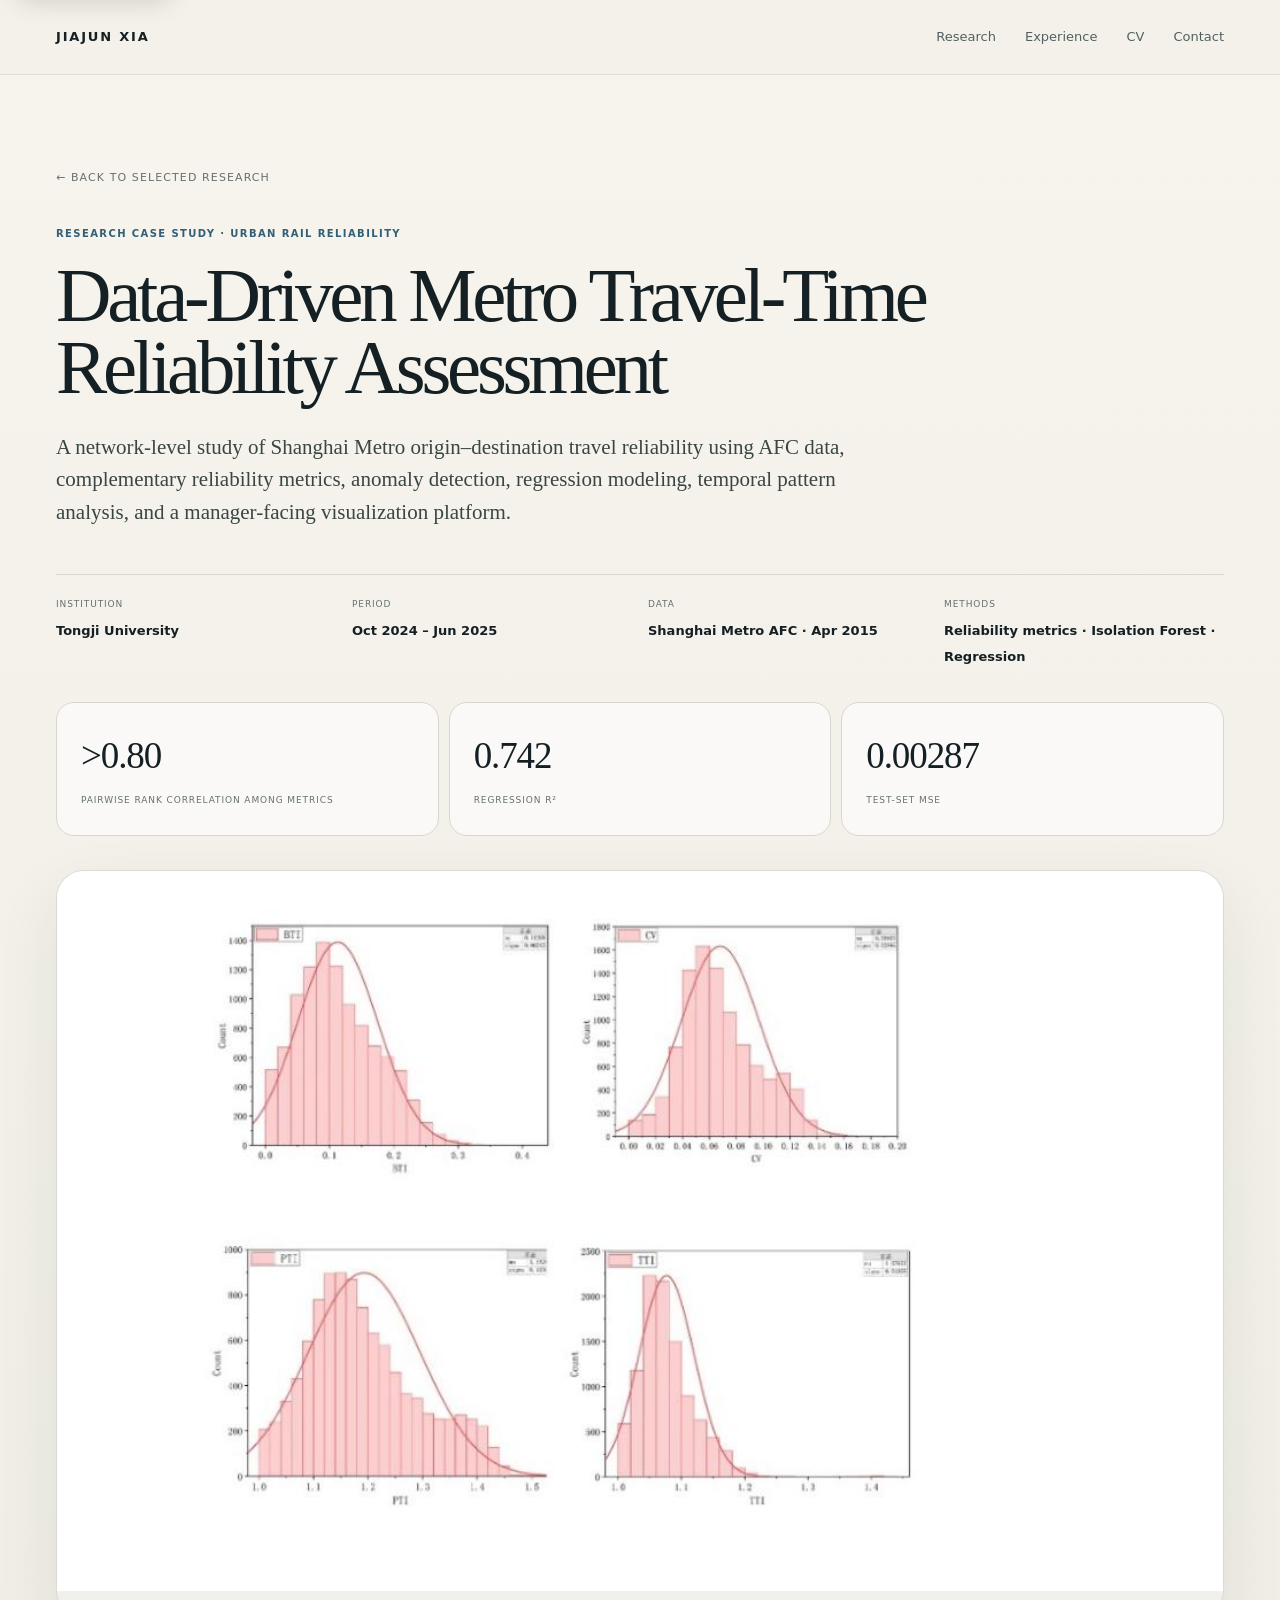
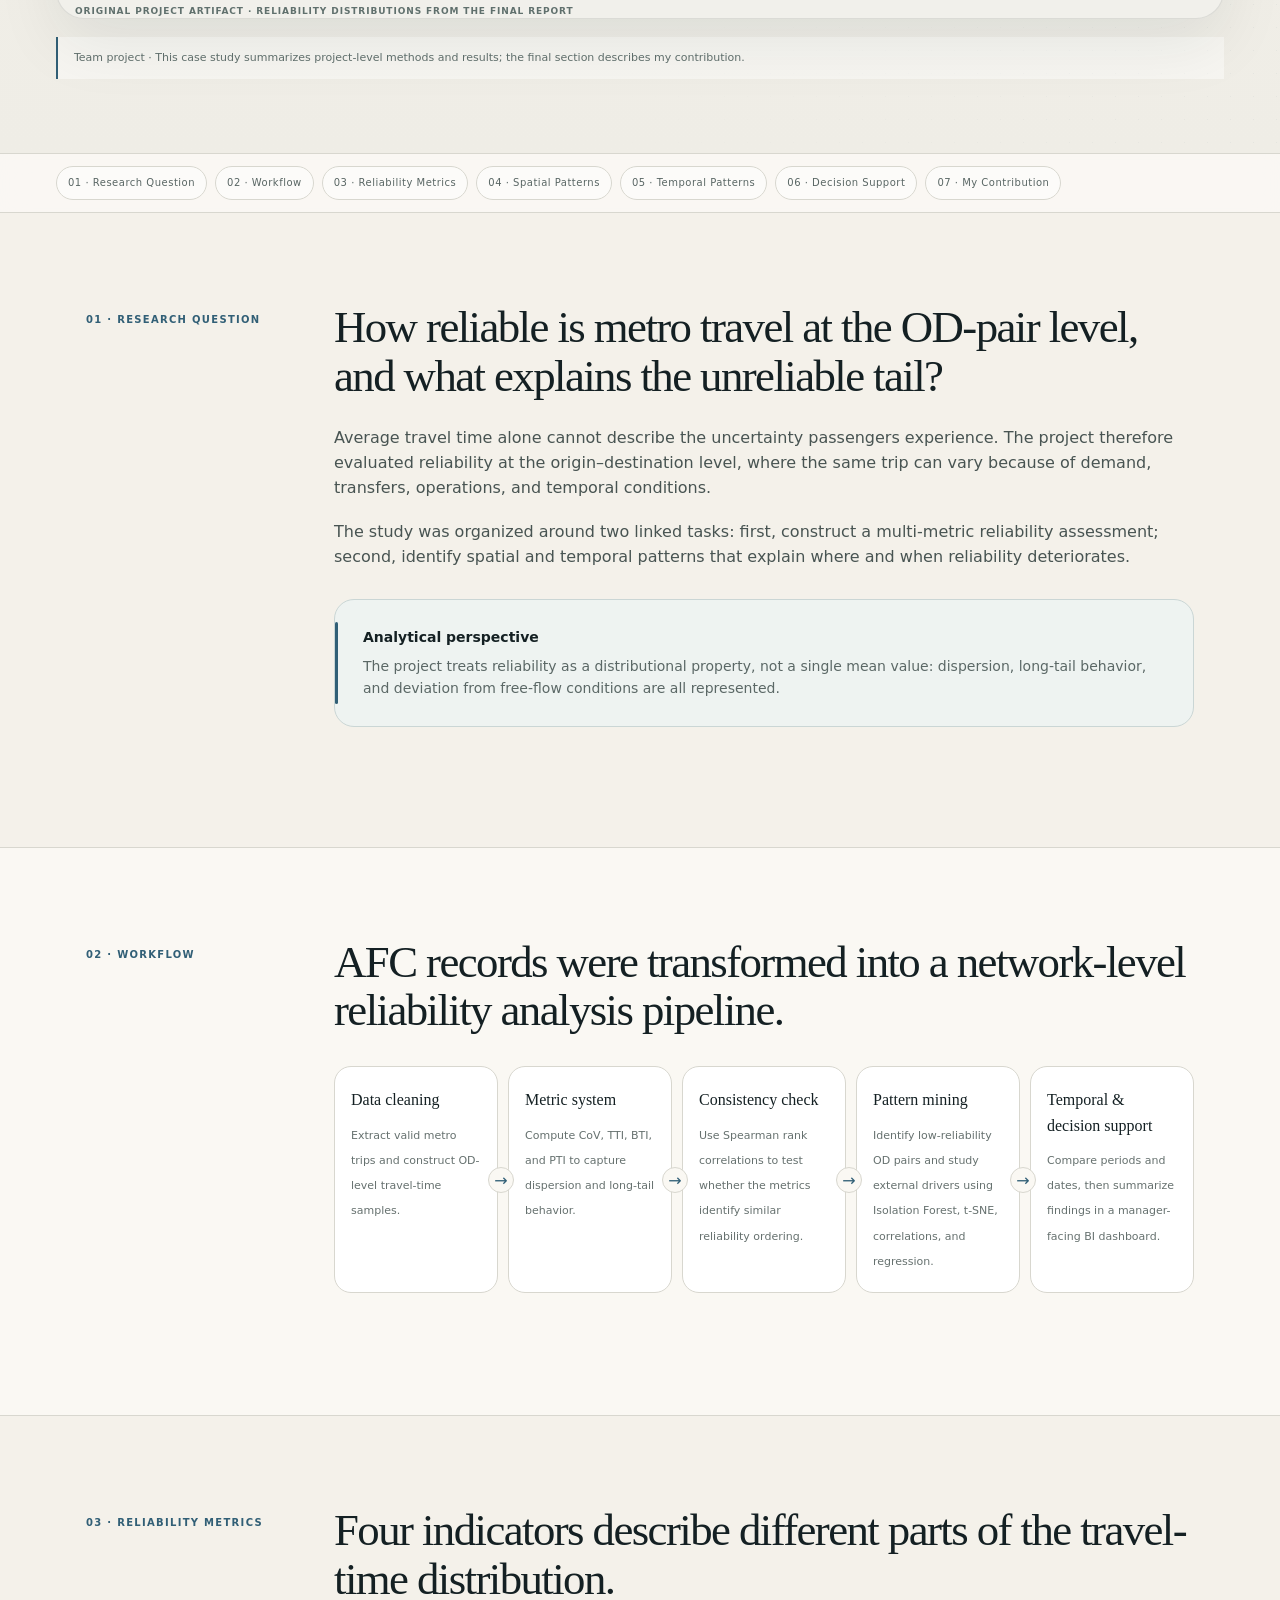
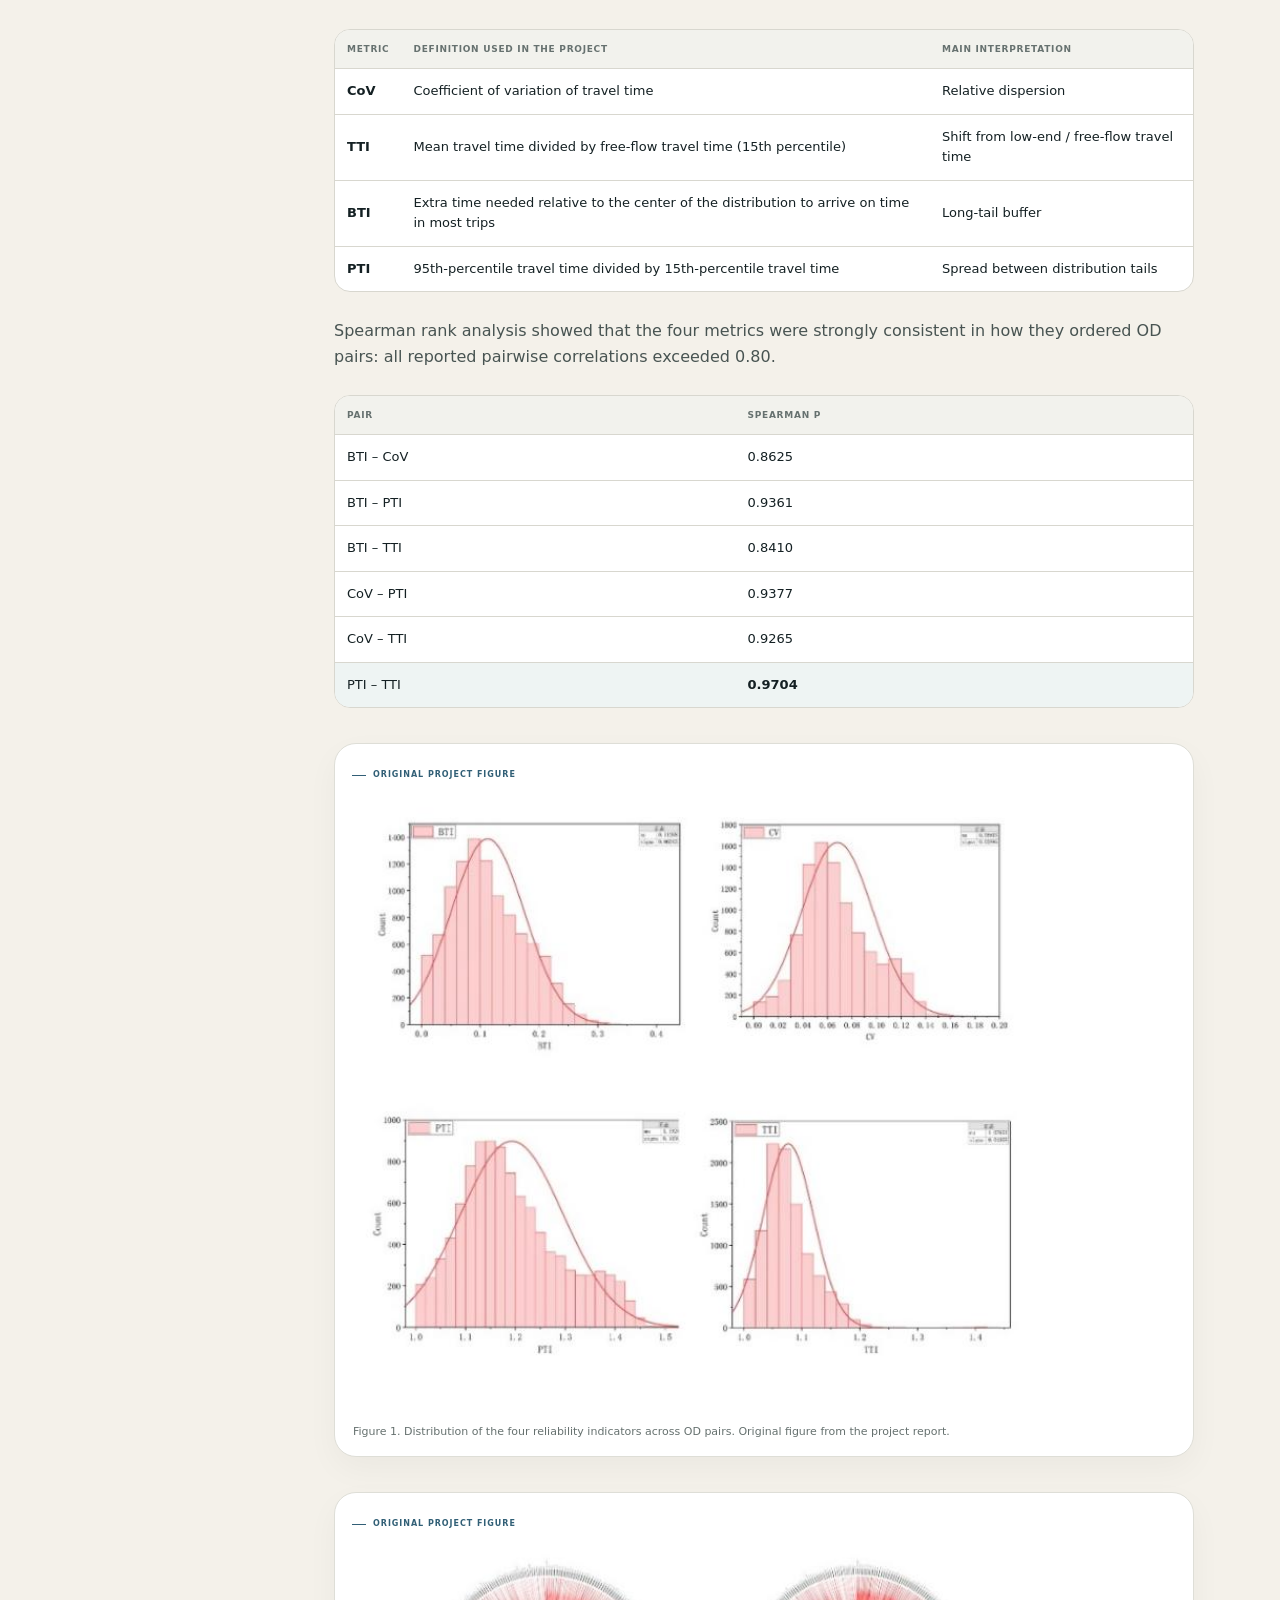
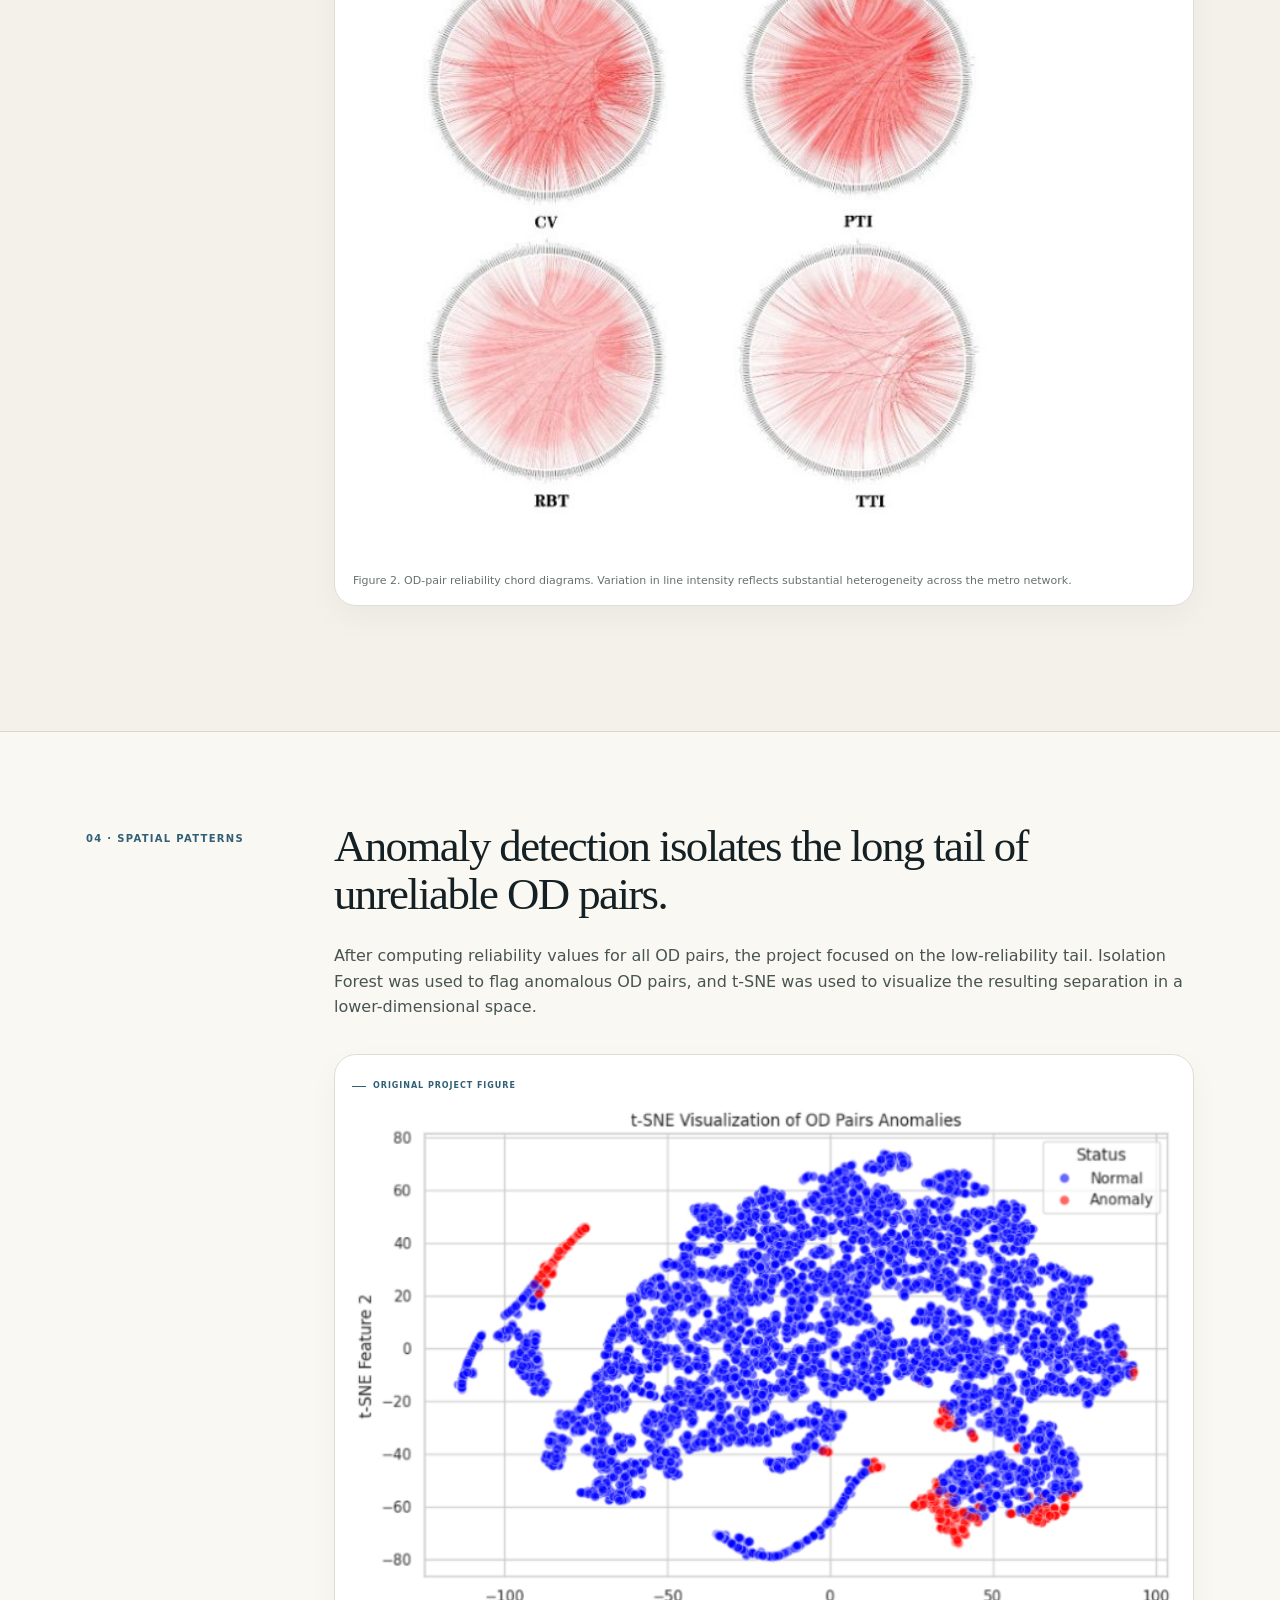
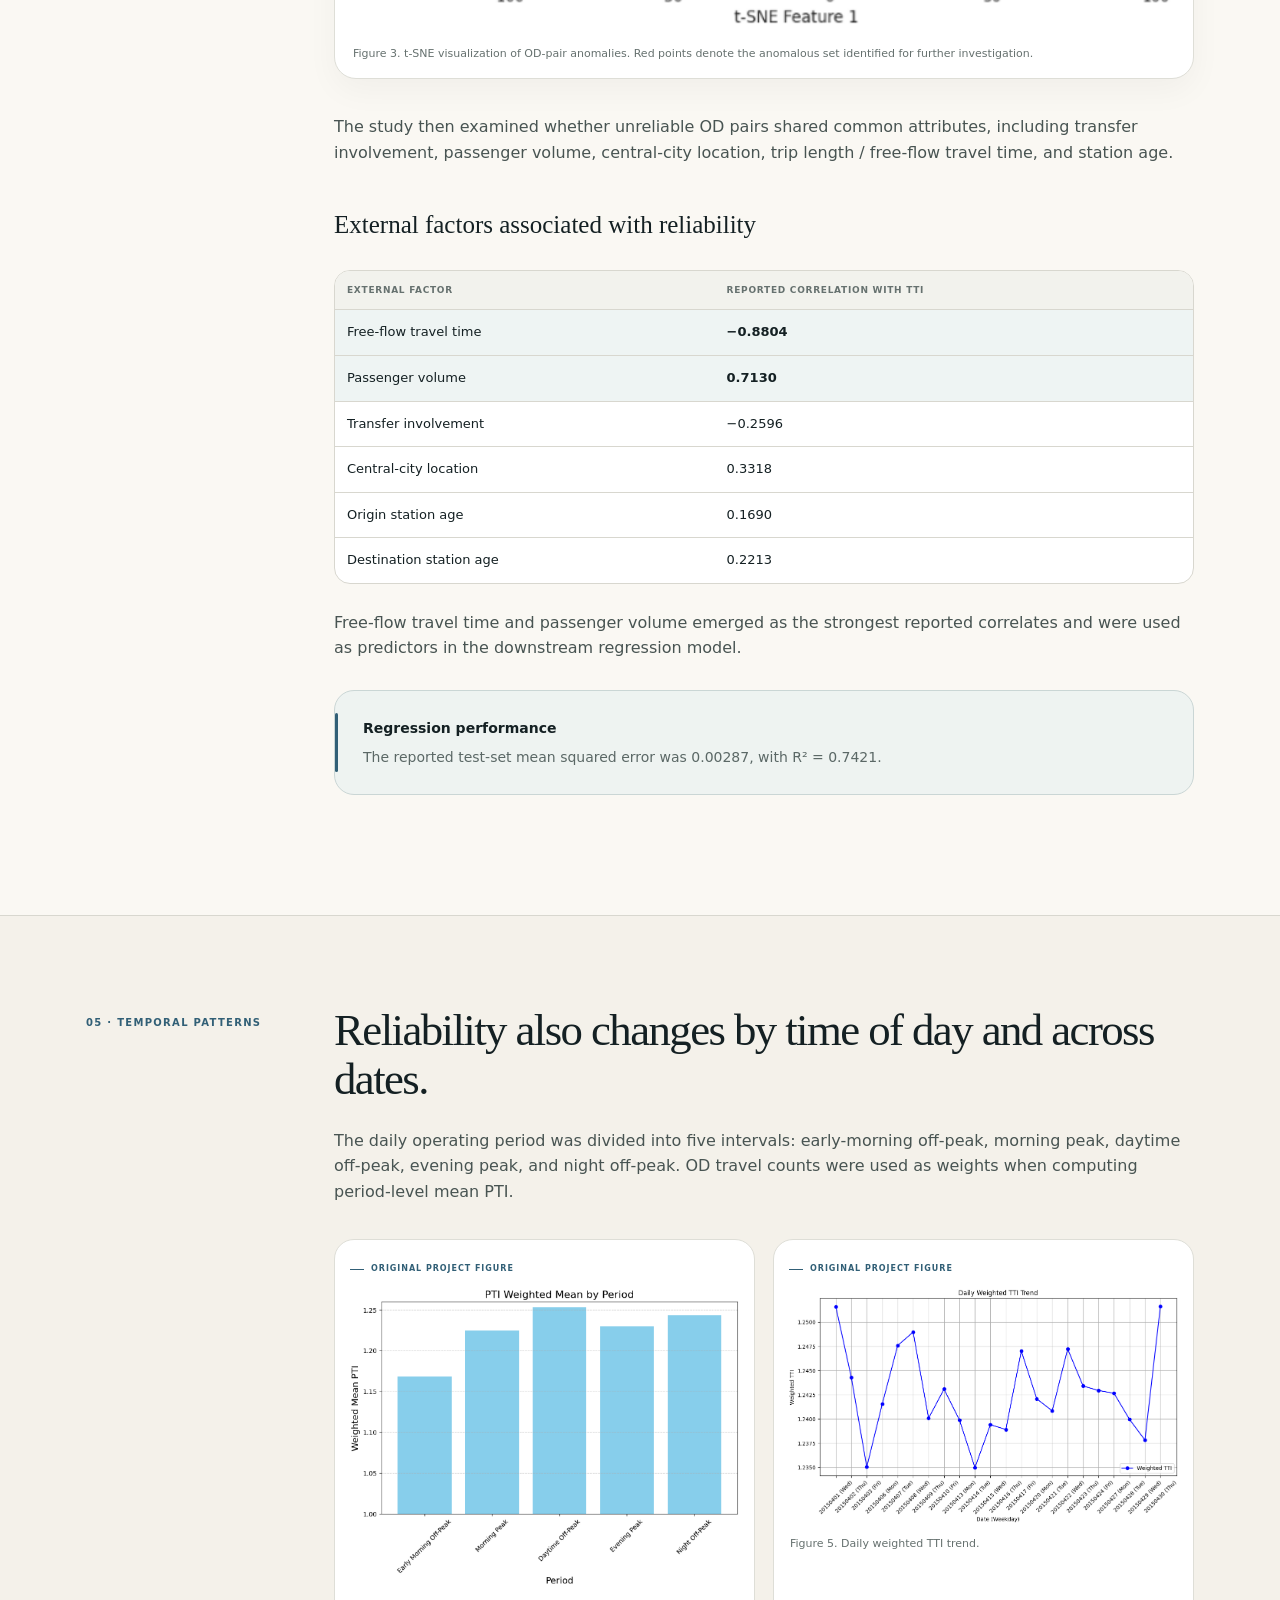
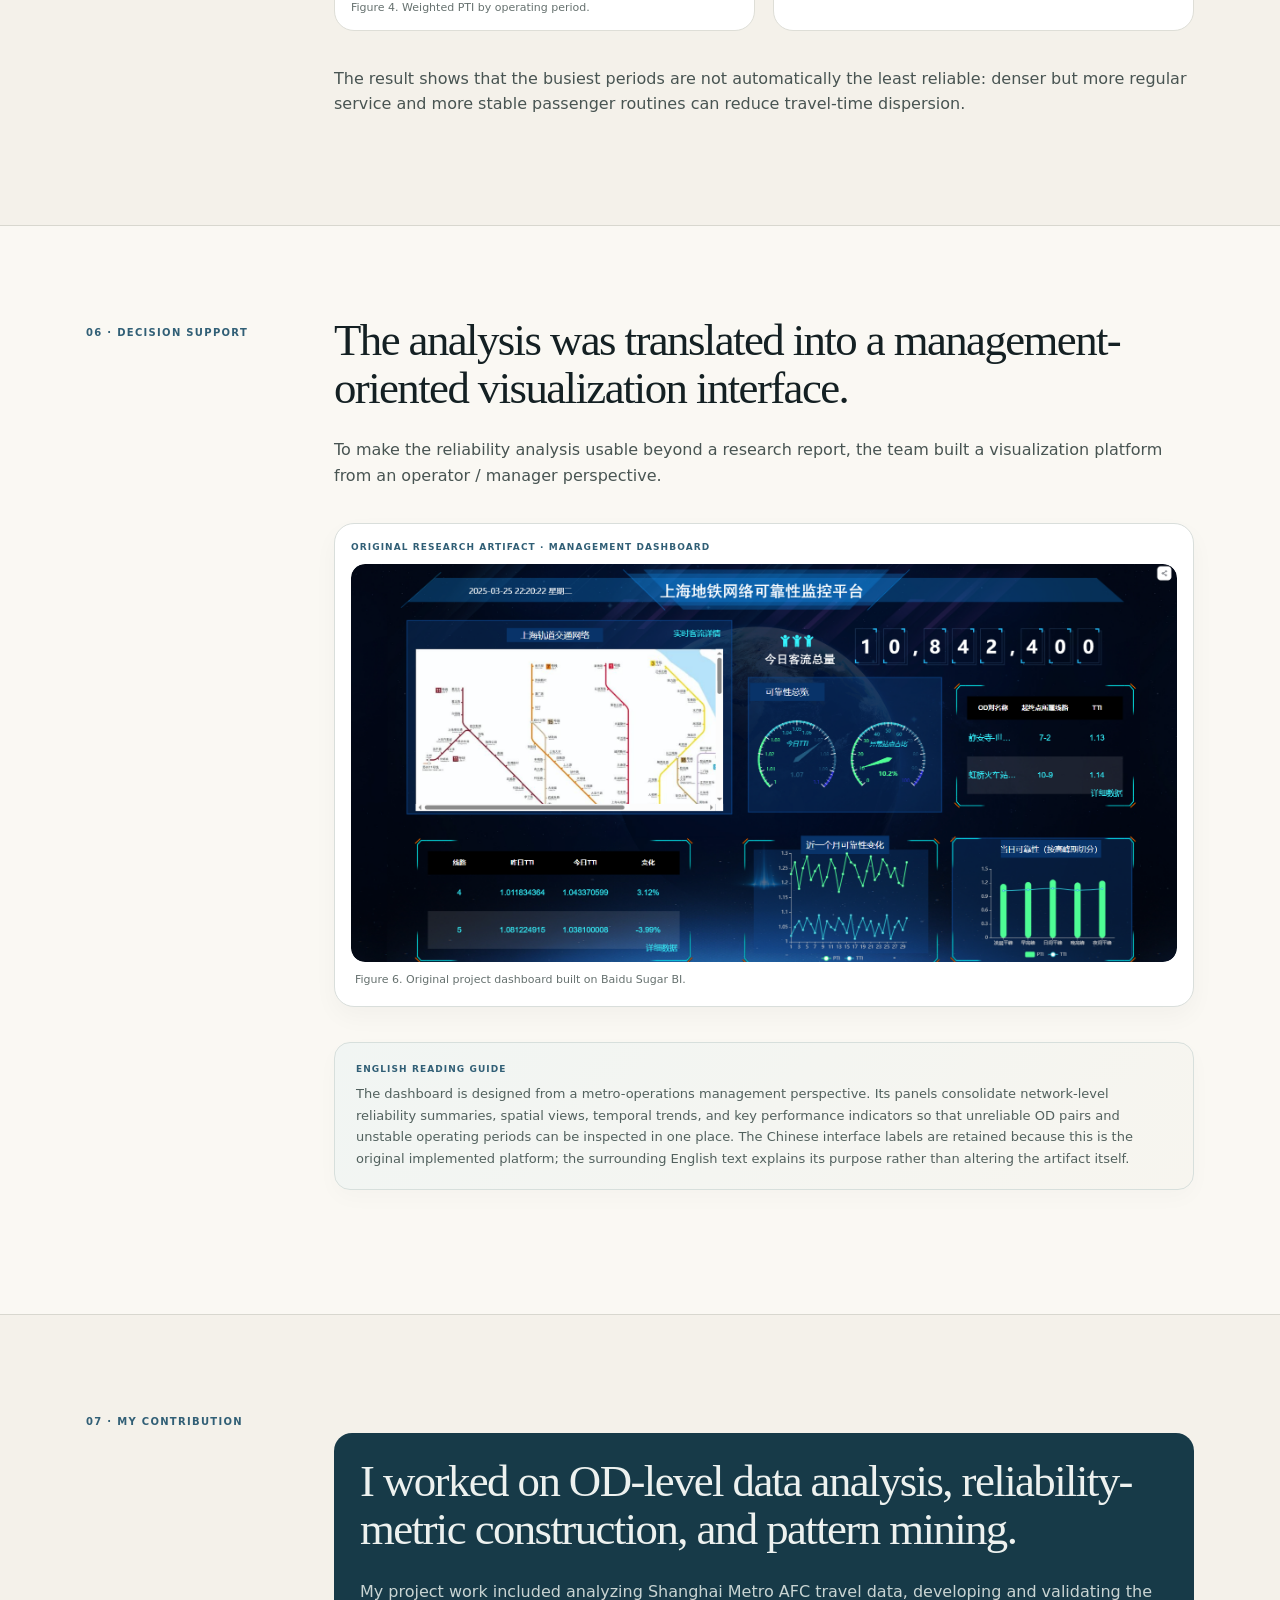
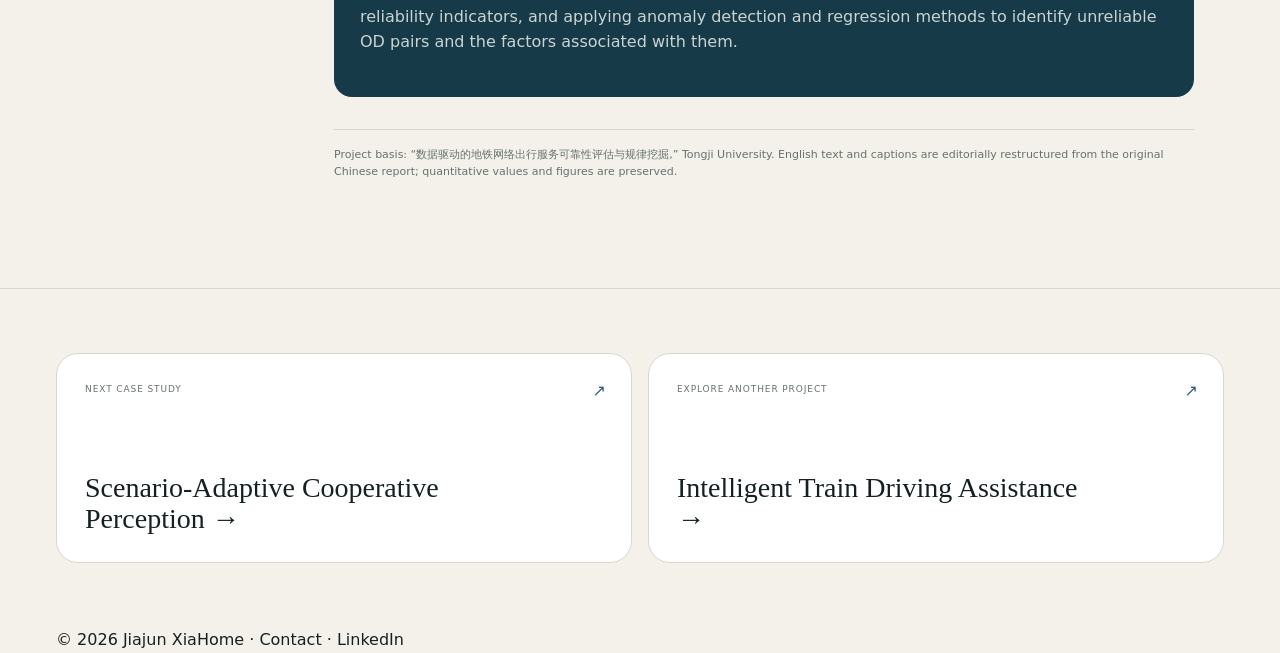
<file: research/metro-reliability.html>
<!DOCTYPE html>
<html lang="en"><head><meta charset="utf-8"/><meta content="width=device-width,initial-scale=1" name="viewport"/><title>Metro Travel-Time Reliability | Jiajun Xia</title><meta content="A network-level Shanghai Metro travel-time reliability study using AFC data, multiple reliability metrics, anomaly detection, regression, temporal analysis, and a management dashboard." name="description"/><link href="../styles.css" rel="stylesheet"/><meta name="theme-color" content="#f4f1ea"/><meta name="robots" content="index, follow"/><meta property="og:type" content="article"/><meta property="og:site_name" content="Jiajun Xia"/><meta property="og:url" content="https://jiajunxia.com/research/metro-reliability.html"/><meta name="twitter:card" content="summary"/><link rel="icon" type="image/svg+xml" href="../favicon.svg"/><link rel="canonical" href="https://jiajunxia.com/research/metro-reliability.html"/></head><body class="case-page"><a class="skip-link" href="#case-content">Skip to case study</a>
<nav><div class="wrap nav-inner"><a class="brand" href="../index.html">JIAJUN XIA</a><div class="nav-links"><a href="../index.html#research">Research</a><a href="../index.html#experience">Experience</a><a href="../resume_Jiajun_Xia.pdf" target="_blank" rel="noopener noreferrer">CV</a><a href="../index.html#contact">Contact</a></div></div></nav>
<main id="case-content"><header class="case-hero"><div class="wrap"><a class="case-back" href="../index.html#research">← Back to selected research</a><div class="kicker">Research Case Study · Urban Rail Reliability</div><h1 class="case-title">Data-Driven Metro Travel-Time Reliability Assessment</h1><p class="case-summary">A network-level study of Shanghai Metro origin–destination travel reliability using AFC data, complementary reliability metrics, anomaly detection, regression modeling, temporal pattern analysis, and a manager-facing visualization platform.</p><div class="case-meta"><div class="meta-item"><small>Institution</small><strong>Tongji University</strong></div><div class="meta-item"><small>Period</small><strong>Oct 2024 – Jun 2025</strong></div><div class="meta-item"><small>Data</small><strong>Shanghai Metro AFC · Apr 2015</strong></div><div class="meta-item"><small>Methods</small><strong>Reliability metrics · Isolation Forest · Regression</strong></div></div><div class="metric-band"><div class="metric-large"><strong>&gt;0.80</strong><span>Pairwise rank correlation among metrics</span></div><div class="metric-large"><strong>0.742</strong><span>Regression R²</span></div><div class="metric-large"><strong>0.00287</strong><span>Test-set MSE</span></div></div><div class="case-cover"><img alt="Original research framework from the metro reliability report" src="../assets/metro/reliability-distributions.jpg"/><div class="artifact-kicker">Original project artifact · reliability distributions from the final report</div></div><div class="project-note">Team project · This case study summarizes project-level methods and results; the final section describes my contribution.</div></div></header>
<div class="case-jump"><div class="wrap case-jump-inner"><a href="#research-question">01 · Research Question</a><a href="#workflow">02 · Workflow</a><a href="#reliability-metrics">03 · Reliability Metrics</a><a href="#spatial-patterns">04 · Spatial Patterns</a><a href="#temporal-patterns">05 · Temporal Patterns</a><a href="#decision-support">06 · Decision Support</a><a href="#my-contribution">07 · My Contribution</a></div></div>
<section class="case-section" id="research-question"><div class="wrap case-grid"><div class="section-label">01 · Research Question</div><div class="case-body"><h2>How reliable is metro travel at the OD-pair level, and what explains the unreliable tail?</h2><p>Average travel time alone cannot describe the uncertainty passengers experience. The project therefore evaluated reliability at the origin–destination level, where the same trip can vary because of demand, transfers, operations, and temporal conditions.</p><p>The study was organized around two linked tasks: first, construct a multi-metric reliability assessment; second, identify spatial and temporal patterns that explain where and when reliability deteriorates.</p><div class="callout"><strong>Analytical perspective</strong><p>The project treats reliability as a distributional property, not a single mean value: dispersion, long-tail behavior, and deviation from free-flow conditions are all represented.</p></div></div></div></section>
<section class="case-section" id="workflow"><div class="wrap case-grid"><div class="section-label">02 · Workflow</div><div class="case-body"><h2>AFC records were transformed into a network-level reliability analysis pipeline.</h2><div class="flow"><div class="flow-step"><b>Data cleaning</b><span>Extract valid metro trips and construct OD-level travel-time samples.</span></div><div class="flow-step"><b>Metric system</b><span>Compute CoV, TTI, BTI, and PTI to capture dispersion and long-tail behavior.</span></div><div class="flow-step"><b>Consistency check</b><span>Use Spearman rank correlations to test whether the metrics identify similar reliability ordering.</span></div><div class="flow-step"><b>Pattern mining</b><span>Identify low-reliability OD pairs and study external drivers using Isolation Forest, t-SNE, correlations, and regression.</span></div><div class="flow-step"><b>Temporal &amp; decision support</b><span>Compare periods and dates, then summarize findings in a manager-facing BI dashboard.</span></div></div></div></div></section>
<section class="case-section" id="reliability-metrics"><div class="wrap case-grid"><div class="section-label">03 · Reliability Metrics</div><div class="case-body"><h2>Four indicators describe different parts of the travel-time distribution.</h2><table class="stat-table"><thead><tr><th>Metric</th><th>Definition used in the project</th><th>Main interpretation</th></tr></thead><tbody><tr><td><strong>CoV</strong></td><td>Coefficient of variation of travel time</td><td>Relative dispersion</td></tr><tr><td><strong>TTI</strong></td><td>Mean travel time divided by free-flow travel time (15th percentile)</td><td>Shift from low-end / free-flow travel time</td></tr><tr><td><strong>BTI</strong></td><td>Extra time needed relative to the center of the distribution to arrive on time in most trips</td><td>Long-tail buffer</td></tr><tr><td><strong>PTI</strong></td><td>95th-percentile travel time divided by 15th-percentile travel time</td><td>Spread between distribution tails</td></tr></tbody></table><p>Spearman rank analysis showed that the four metrics were strongly consistent in how they ordered OD pairs: all reported pairwise correlations exceeded 0.80.</p><table class="stat-table"><thead><tr><th>Pair</th><th>Spearman ρ</th></tr></thead><tbody><tr><td>BTI – CoV</td><td>0.8625</td></tr><tr><td>BTI – PTI</td><td>0.9361</td></tr><tr><td>BTI – TTI</td><td>0.8410</td></tr><tr><td>CoV – PTI</td><td>0.9377</td></tr><tr><td>CoV – TTI</td><td>0.9265</td></tr><tr class="highlight-row"><td>PTI – TTI</td><td><strong>0.9704</strong></td></tr></tbody></table><figure class="figure"><div class="figure-origin">Original project figure</div><a class="figure-link" href="../assets/metro/reliability-distributions.jpg" target="_blank" rel="noopener noreferrer" aria-label="Open original figure at full resolution"><img loading="lazy" decoding="async" alt="Distributions of four metro travel time reliability metrics" src="../assets/metro/reliability-distributions.jpg"/></a><figcaption>Figure 1. Distribution of the four reliability indicators across OD pairs. Original figure from the project report.</figcaption></figure><figure class="figure"><div class="figure-origin">Original project figure</div><a class="figure-link" href="../assets/metro/od-chord-diagrams.jpg" target="_blank" rel="noopener noreferrer" aria-label="Open original figure at full resolution"><img loading="lazy" decoding="async" alt="Chord diagrams showing OD reliability differences" src="../assets/metro/od-chord-diagrams.jpg"/></a><figcaption>Figure 2. OD-pair reliability chord diagrams. Variation in line intensity reflects substantial heterogeneity across the metro network.</figcaption></figure></div></div></section>
<section class="case-section" id="spatial-patterns"><div class="wrap case-grid"><div class="section-label">04 · Spatial Patterns</div><div class="case-body"><h2>Anomaly detection isolates the long tail of unreliable OD pairs.</h2><p>After computing reliability values for all OD pairs, the project focused on the low-reliability tail. Isolation Forest was used to flag anomalous OD pairs, and t-SNE was used to visualize the resulting separation in a lower-dimensional space.</p><figure class="figure"><div class="figure-origin">Original project figure</div><a class="figure-link" href="../assets/metro/anomaly-tsne.png" target="_blank" rel="noopener noreferrer" aria-label="Open original figure at full resolution"><img loading="lazy" decoding="async" alt="t-SNE visualization of anomalous metro OD pairs" src="../assets/metro/anomaly-tsne.png"/></a><figcaption>Figure 3. t-SNE visualization of OD-pair anomalies. Red points denote the anomalous set identified for further investigation.</figcaption></figure><p>The study then examined whether unreliable OD pairs shared common attributes, including transfer involvement, passenger volume, central-city location, trip length / free-flow travel time, and station age.</p><h3>External factors associated with reliability</h3><table class="stat-table"><thead><tr><th>External factor</th><th>Reported correlation with TTI</th></tr></thead><tbody><tr class="highlight-row"><td>Free-flow travel time</td><td><strong>−0.8804</strong></td></tr><tr class="highlight-row"><td>Passenger volume</td><td><strong>0.7130</strong></td></tr><tr><td>Transfer involvement</td><td>−0.2596</td></tr><tr><td>Central-city location</td><td>0.3318</td></tr><tr><td>Origin station age</td><td>0.1690</td></tr><tr><td>Destination station age</td><td>0.2213</td></tr></tbody></table><p>Free-flow travel time and passenger volume emerged as the strongest reported correlates and were used as predictors in the downstream regression model.</p><div class="callout"><strong>Regression performance</strong><p>The reported test-set mean squared error was 0.00287, with R² = 0.7421.</p></div></div></div></section>
<section class="case-section" id="temporal-patterns"><div class="wrap case-grid"><div class="section-label">05 · Temporal Patterns</div><div class="case-body"><h2>Reliability also changes by time of day and across dates.</h2><p>The daily operating period was divided into five intervals: early-morning off-peak, morning peak, daytime off-peak, evening peak, and night off-peak. OD travel counts were used as weights when computing period-level mean PTI.</p><div class="figure-grid"><figure><div class="figure-origin">Original project figure</div><a class="figure-link" href="../assets/metro/period-pti.png" target="_blank" rel="noopener noreferrer" aria-label="Open original figure at full resolution"><img loading="lazy" decoding="async" alt="Weighted PTI by time period" src="../assets/metro/period-pti.png"/></a><figcaption>Figure 4. Weighted PTI by operating period.</figcaption></figure><figure><div class="figure-origin">Original project figure</div><a class="figure-link" href="../assets/metro/daily-tti.png" target="_blank" rel="noopener noreferrer" aria-label="Open original figure at full resolution"><img loading="lazy" decoding="async" alt="Daily weighted TTI trend" src="../assets/metro/daily-tti.png"/></a><figcaption>Figure 5. Daily weighted TTI trend.</figcaption></figure></div><p>The result shows that the busiest periods are not automatically the least reliable: denser but more regular service and more stable passenger routines can reduce travel-time dispersion.</p></div></div></section>
<section class="case-section" id="decision-support"><div class="wrap case-grid"><div class="section-label">06 · Decision Support</div><div class="case-body"><h2>The analysis was translated into a management-oriented visualization interface.</h2><p>To make the reliability analysis usable beyond a research report, the team built a visualization platform from an operator / manager perspective.</p><figure class="figure evidence"><div class="evidence-label">Original research artifact · management dashboard</div><a class="figure-link" href="../assets/metro/dashboard.png" target="_blank" rel="noopener noreferrer" aria-label="Open original figure at full resolution"><img loading="lazy" decoding="async" alt="Original Shanghai Metro reliability dashboard" src="../assets/metro/dashboard.png"/></a><figcaption>Figure 6. Original project dashboard built on Baidu Sugar BI.</figcaption></figure><div class="figure-guide"><span>English reading guide</span><p>The dashboard is designed from a metro-operations management perspective. Its panels consolidate network-level reliability summaries, spatial views, temporal trends, and key performance indicators so that unreliable OD pairs and unstable operating periods can be inspected in one place. The Chinese interface labels are retained because this is the original implemented platform; the surrounding English text explains its purpose rather than altering the artifact itself.</p></div></div></div></section>
<section class="case-section" id="my-contribution"><div class="wrap case-grid"><div class="section-label">07 · My Contribution</div><div class="case-body"><div class="role-card"><h2>I worked on OD-level data analysis, reliability-metric construction, and pattern mining.</h2><p>My project work included analyzing Shanghai Metro AFC travel data, developing and validating the reliability indicators, and applying anomaly detection and regression methods to identify unreliable OD pairs and the factors associated with them.</p></div><p class="source-note">Project basis: “数据驱动的地铁网络出行服务可靠性评估与规律挖掘,” Tongji University. English text and captions are editorially restructured from the original Chinese report; quantitative values and figures are preserved.</p></div></div></section>
<div class="wrap case-next"><a class="next-card" href="cooperative-perception.html"><small>Next case study</small><strong>Scenario-Adaptive Cooperative Perception →</strong></a><a class="next-card" href="train-driving.html"><small>Explore another project</small><strong>Intelligent Train Driving Assistance →</strong></a></div></main><footer><div class="wrap footer"><span>© 2026 Jiajun Xia</span><span><a href="../index.html">Home</a> · <a href="../index.html#contact">Contact</a> · <a href="https://www.linkedin.com/in/jiajun-xia-87ab18298/" rel="noopener noreferrer" target="_blank">LinkedIn</a></span></div></footer></body></html>
</file>
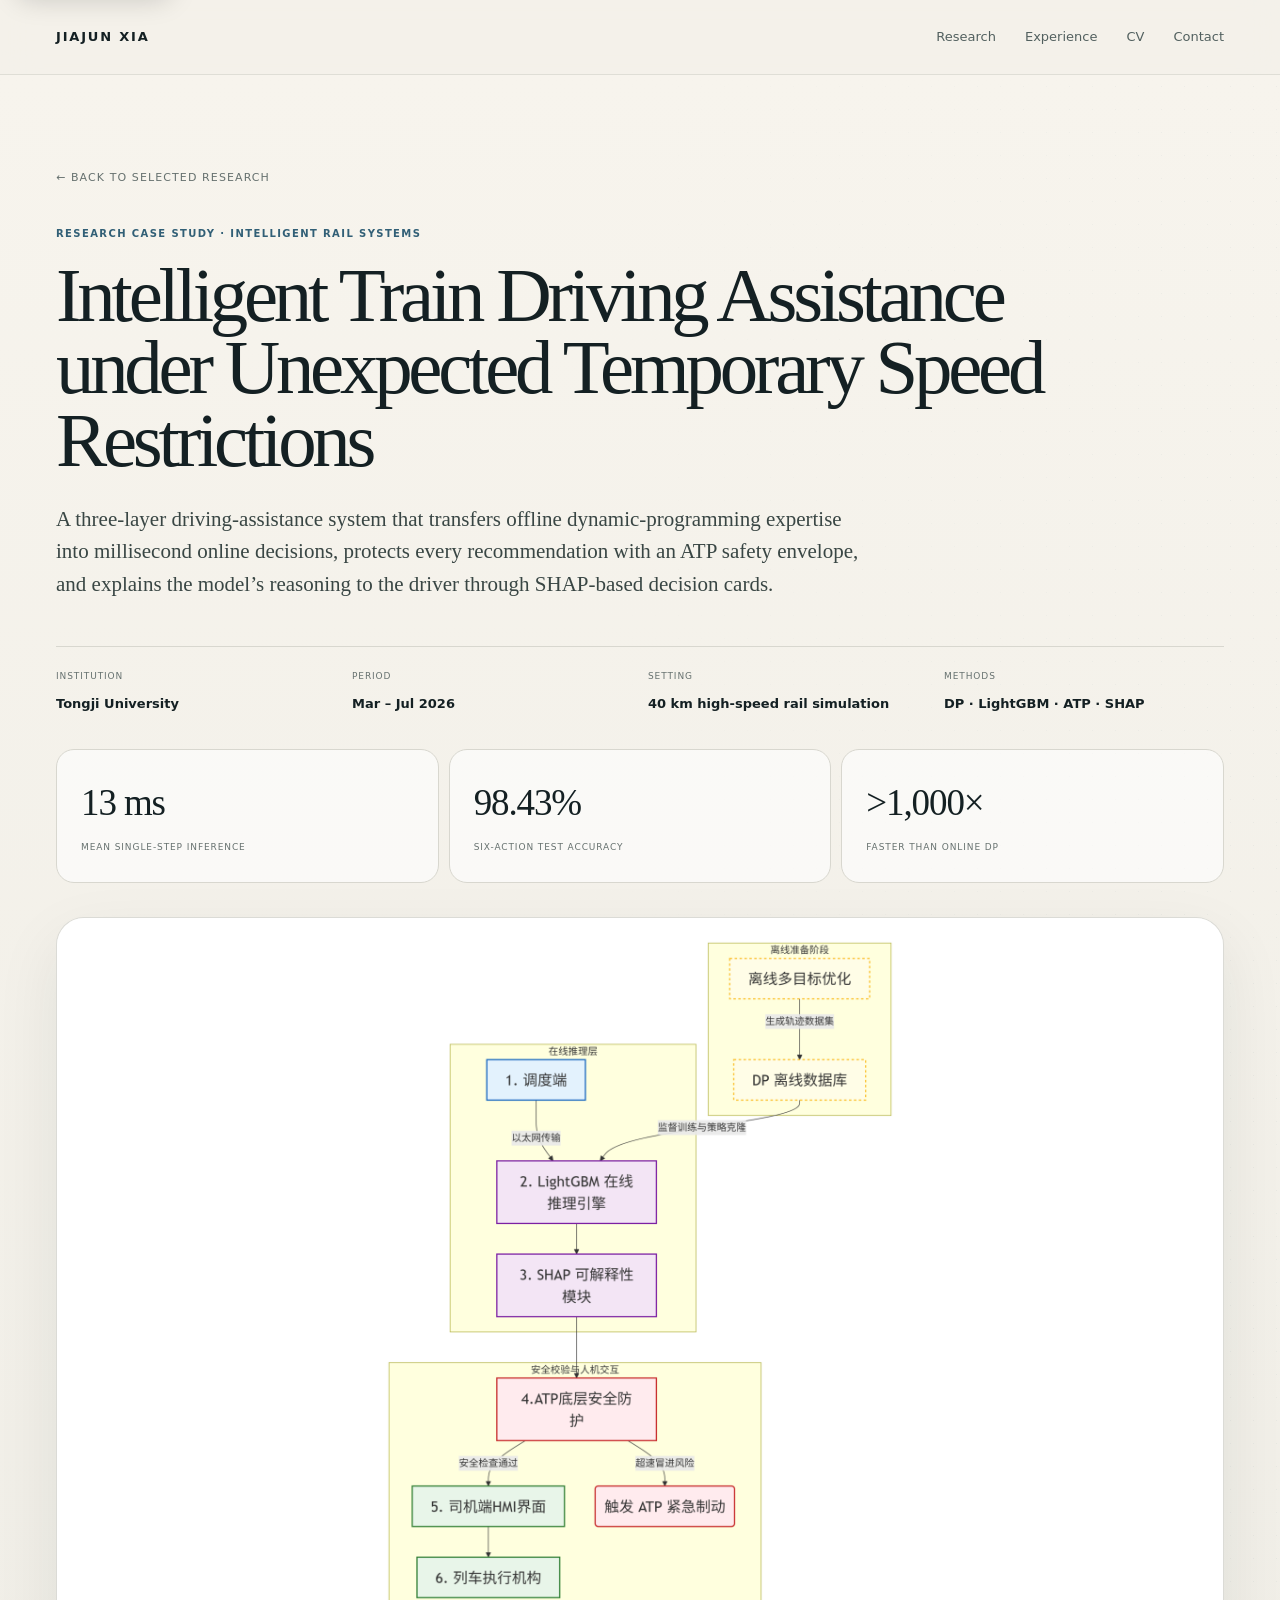
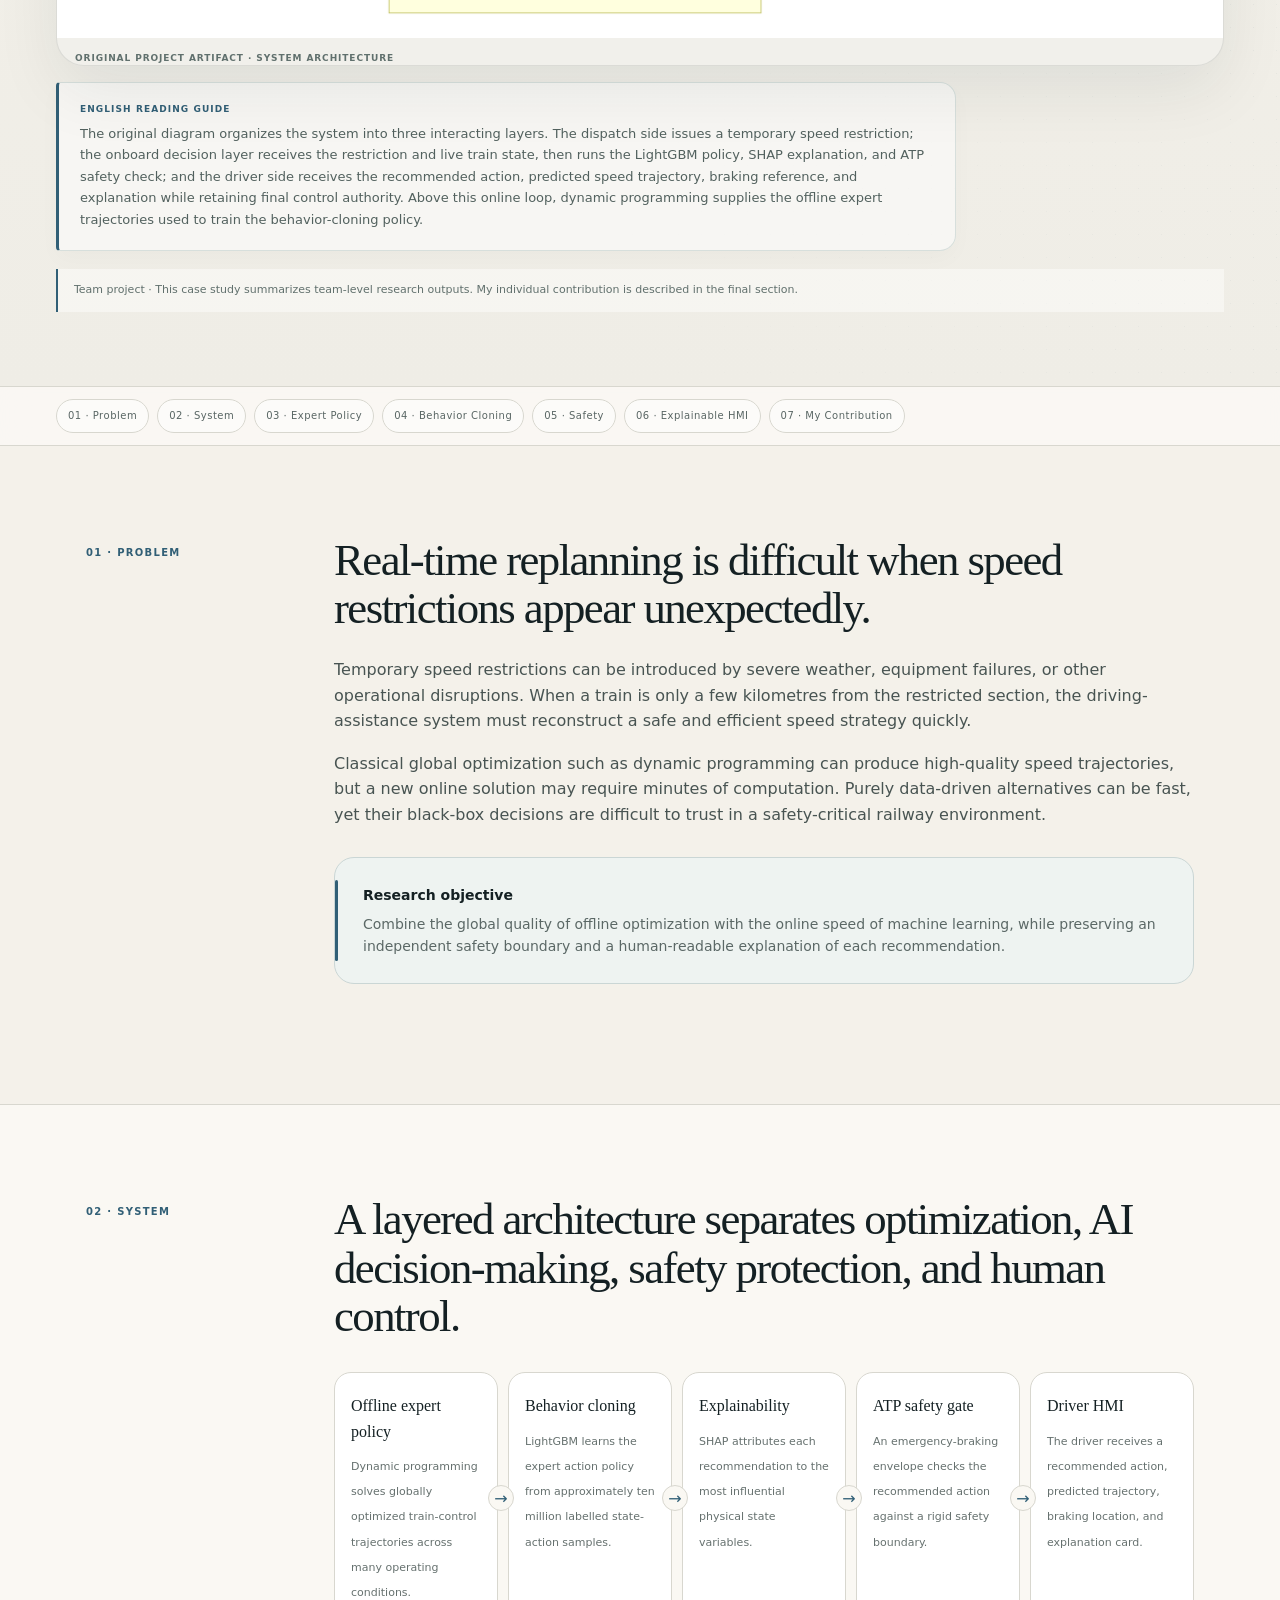
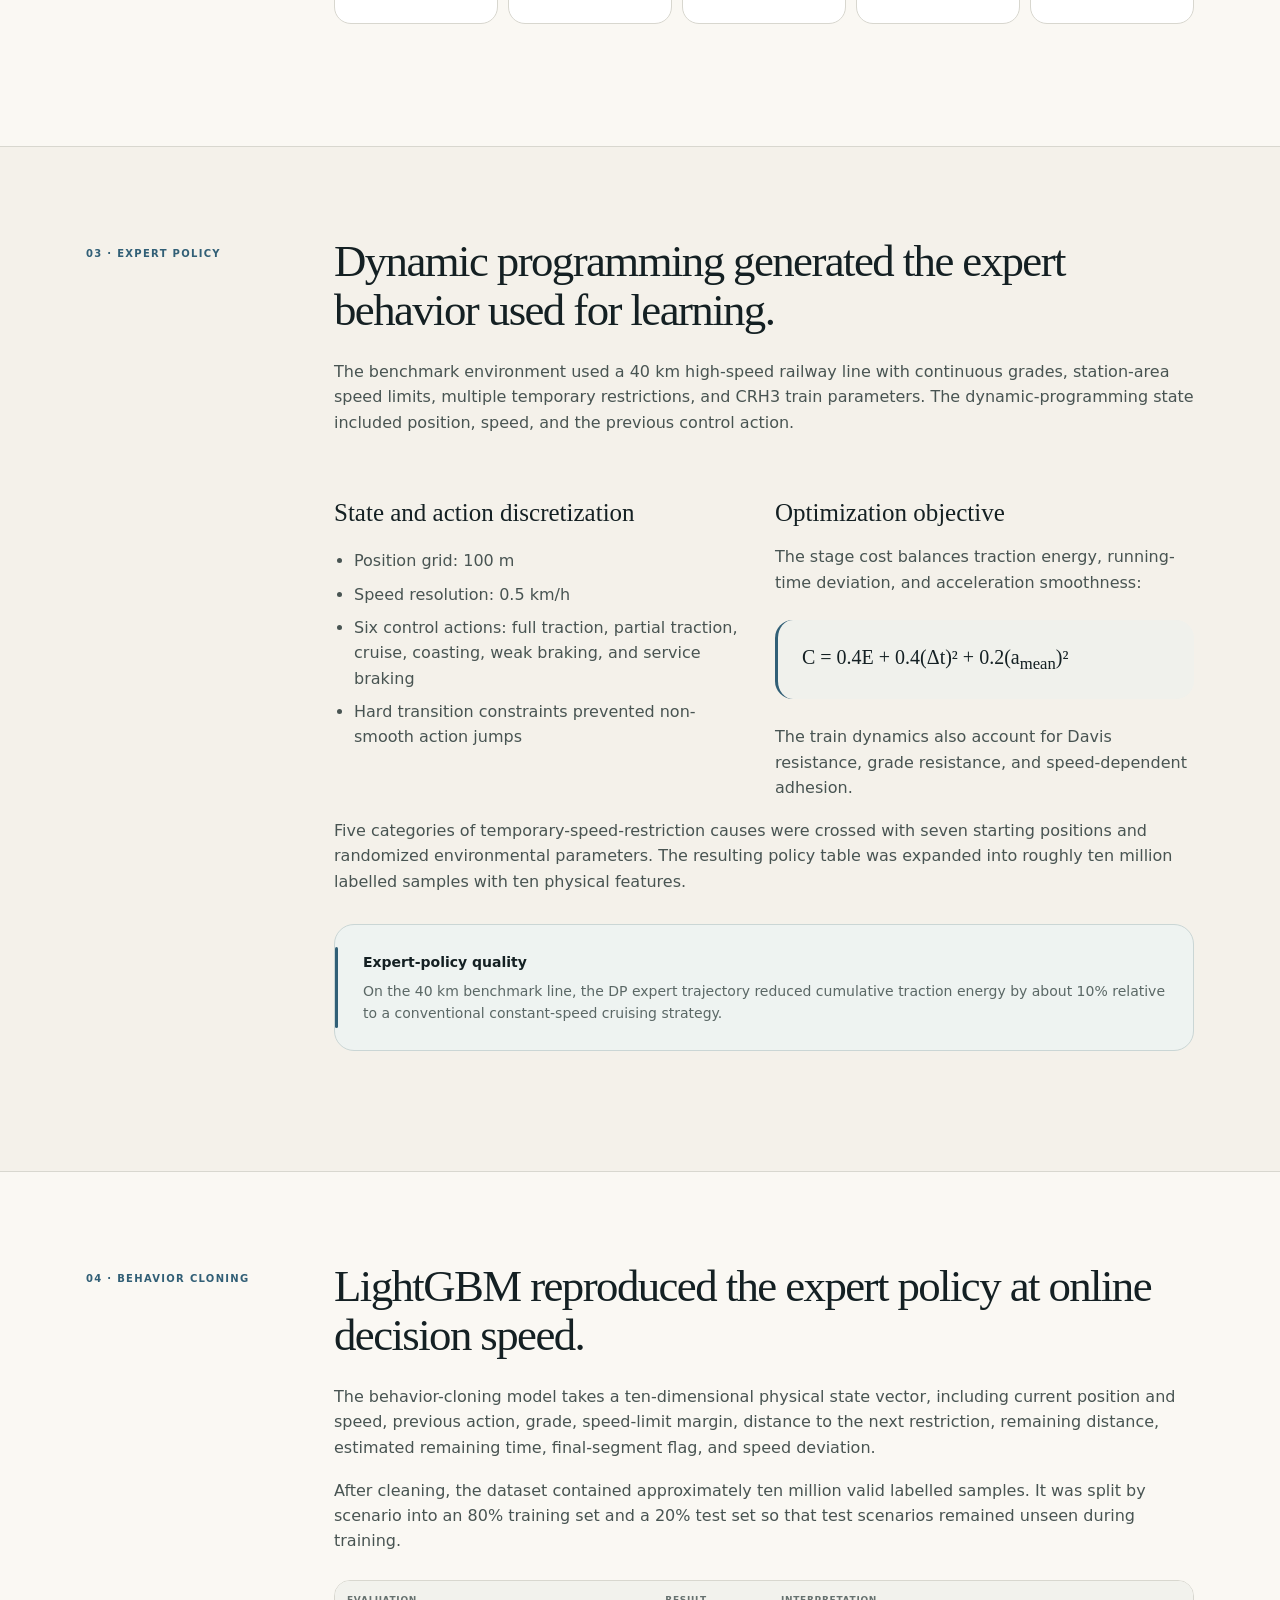
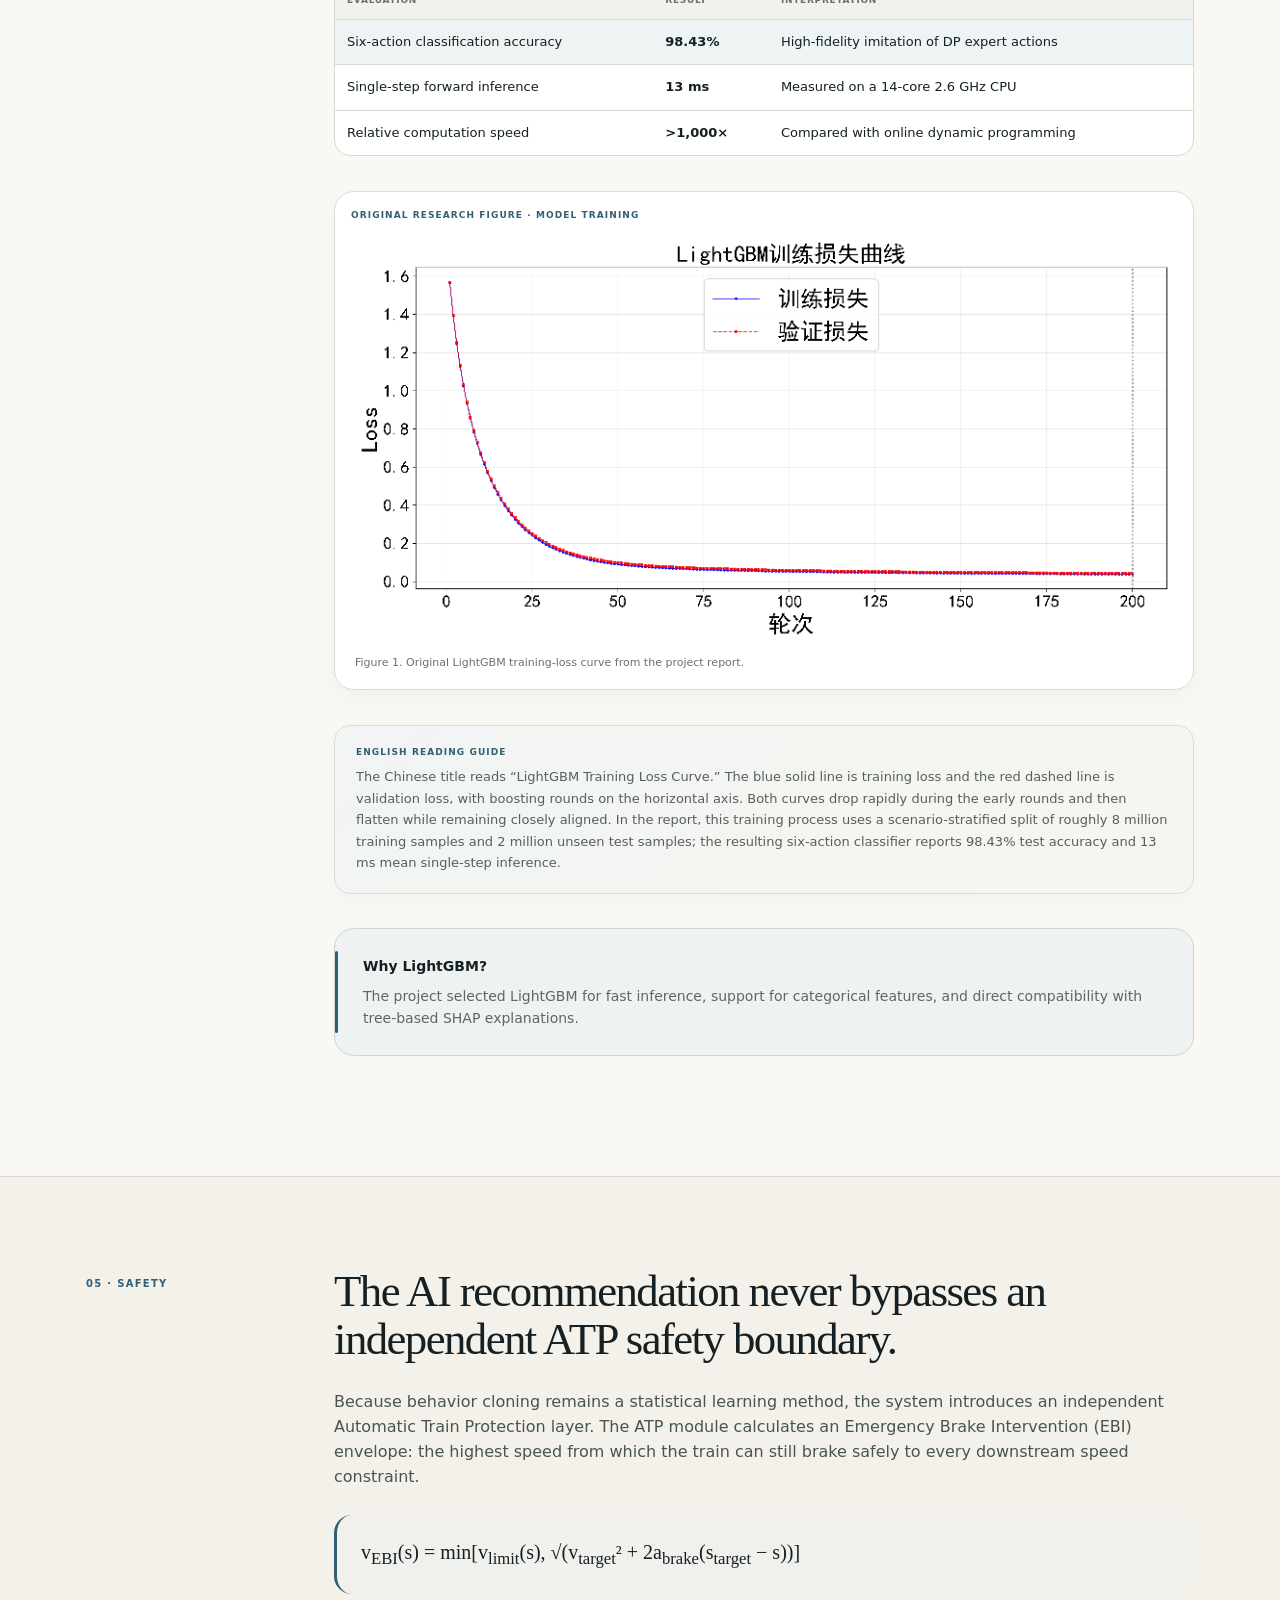
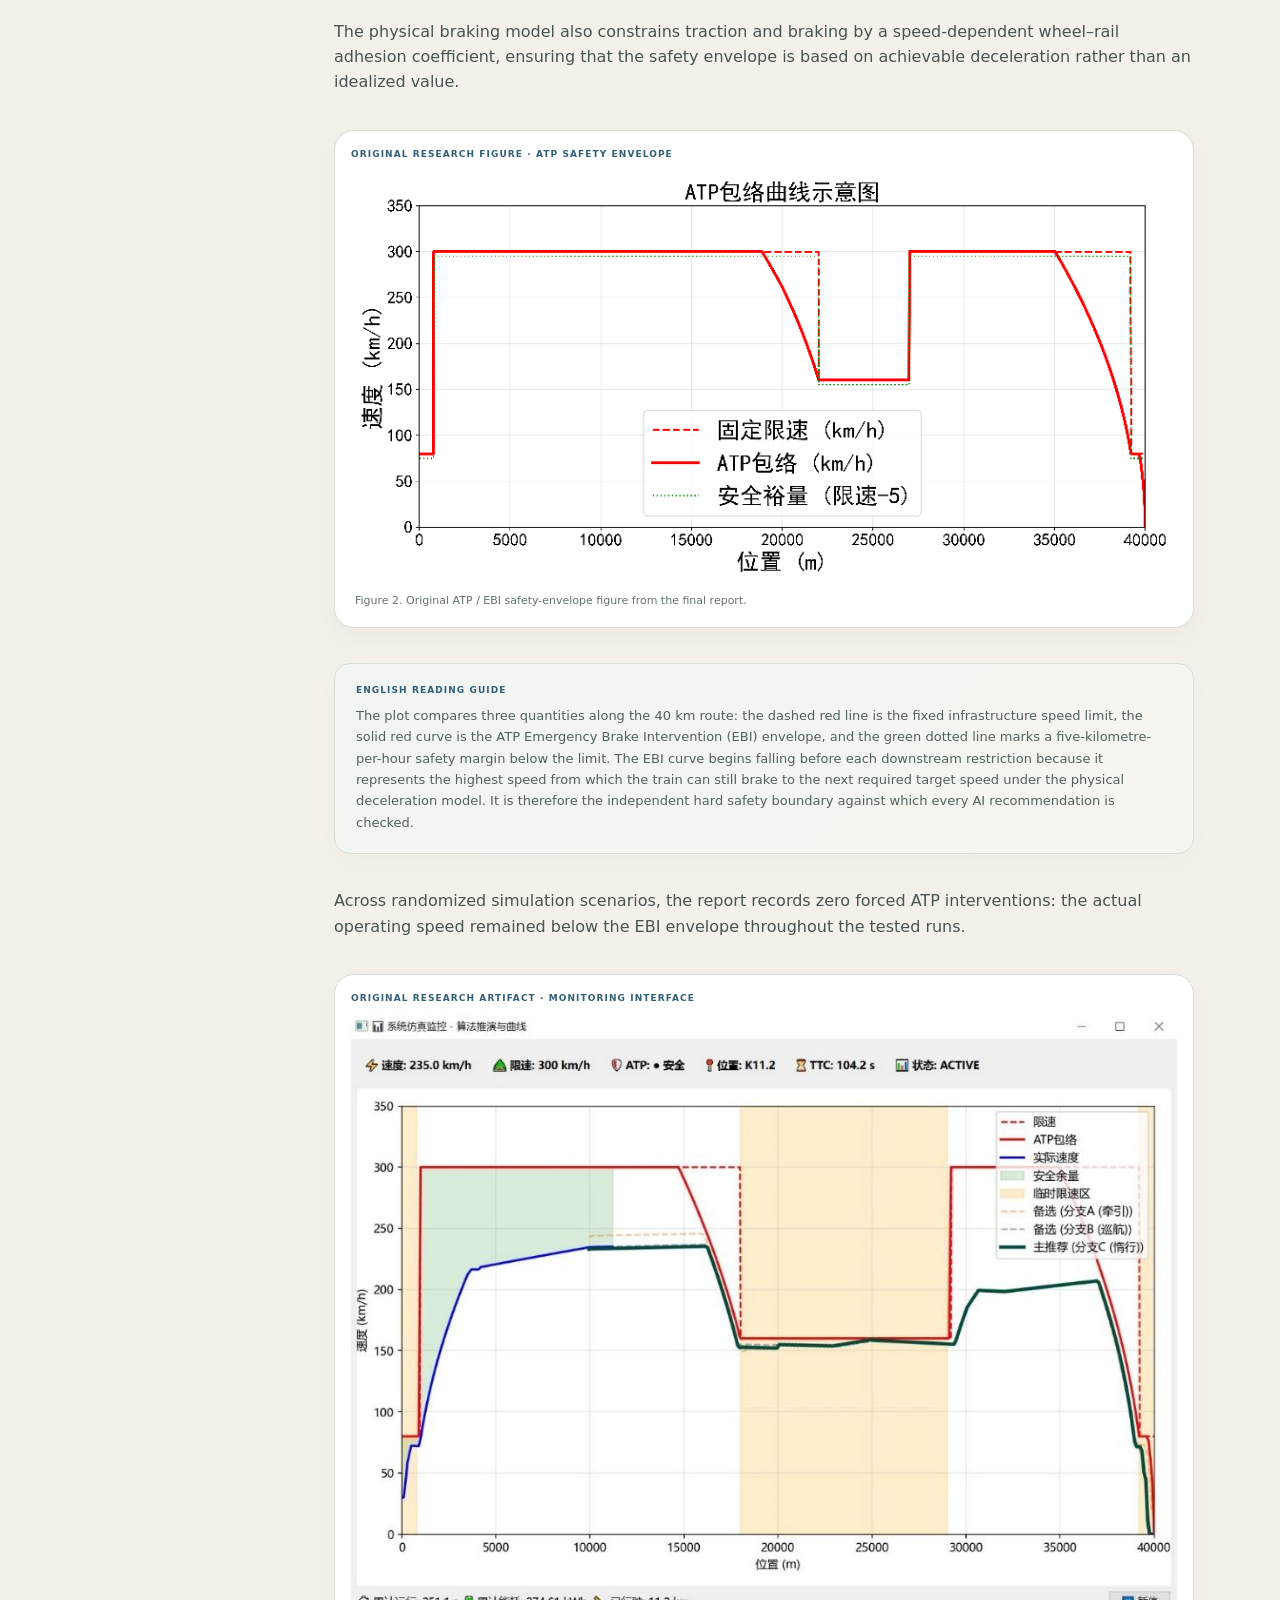
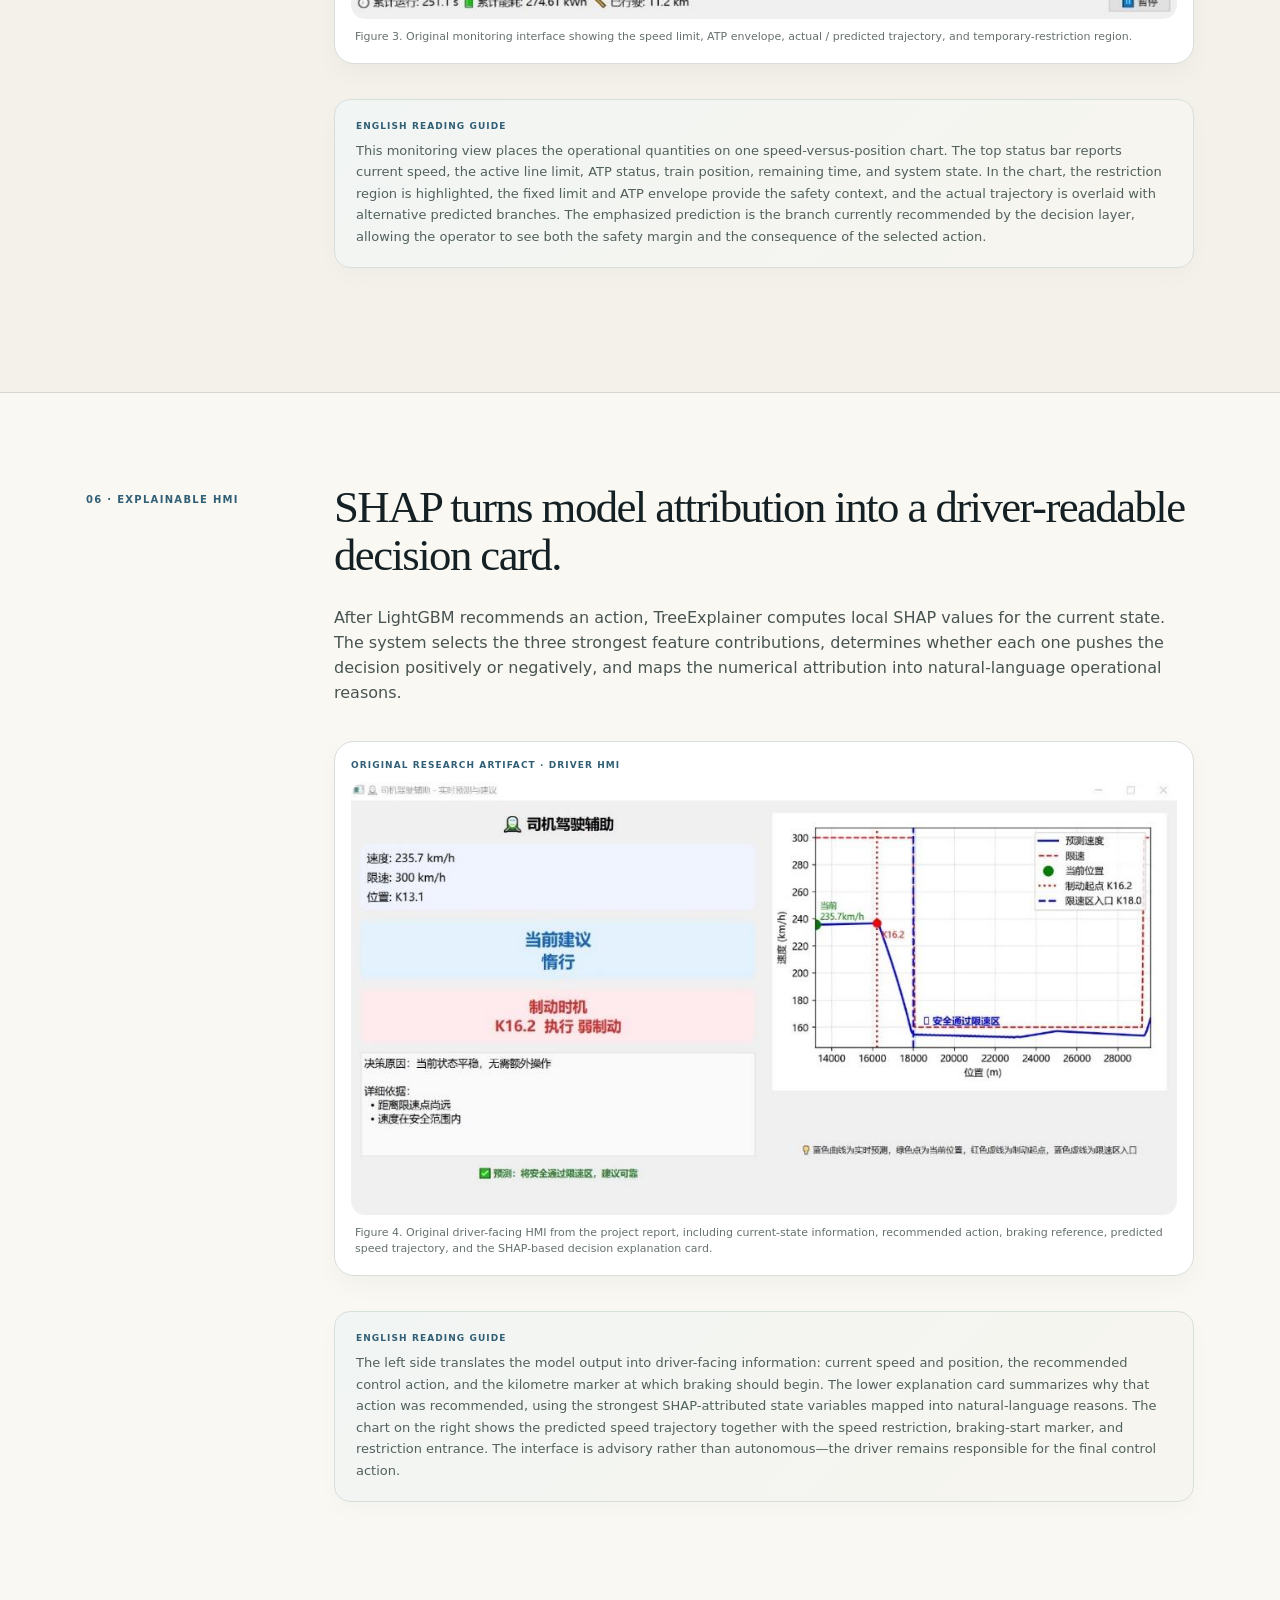
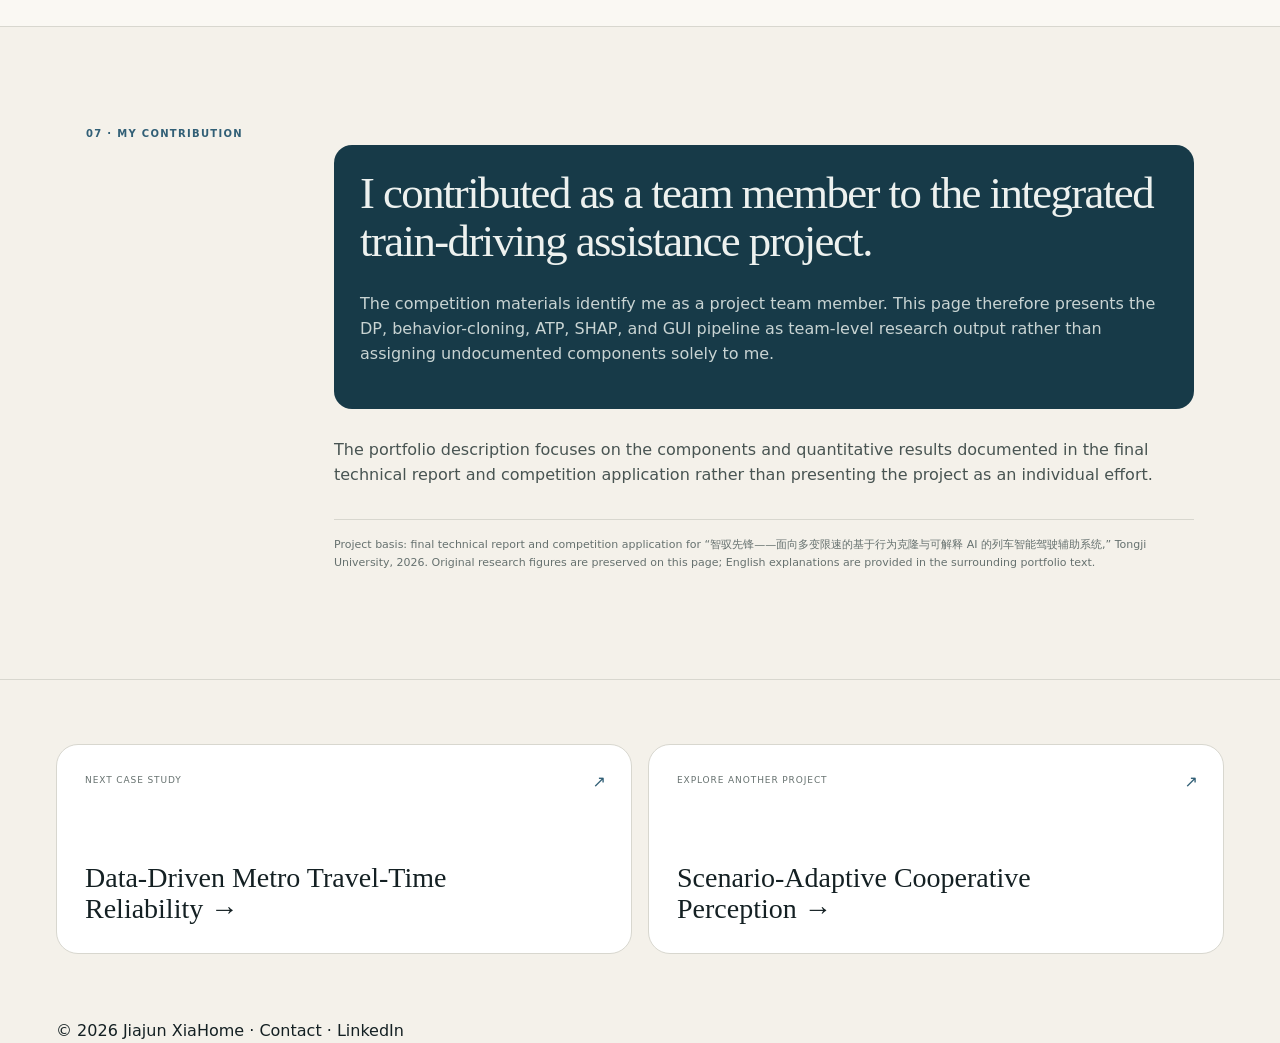
<file: research/train-driving.html>
<!DOCTYPE html>

<html lang="en"><head><meta charset="utf-8"/><meta content="width=device-width,initial-scale=1" name="viewport"/><title>Intelligent Train Driving Assistance | Jiajun Xia</title><meta content="A research case study on real-time intelligent train driving assistance under unexpected temporary speed restrictions using dynamic programming, LightGBM behavior cloning, ATP safety protection, and SHAP explainability." name="description"/><link href="../styles.css" rel="stylesheet"/><meta name="theme-color" content="#f4f1ea"/><meta name="robots" content="index, follow"/><meta property="og:type" content="article"/><meta property="og:site_name" content="Jiajun Xia"/><meta property="og:url" content="https://jiajunxia.com/research/train-driving.html"/><meta name="twitter:card" content="summary"/><link rel="icon" type="image/svg+xml" href="../favicon.svg"/><link rel="canonical" href="https://jiajunxia.com/research/train-driving.html"/></head><body class="case-page"><a class="skip-link" href="#case-content">Skip to case study</a>
<nav><div class="wrap nav-inner"><a class="brand" href="../index.html">JIAJUN XIA</a><div class="nav-links"><a href="../index.html#research">Research</a><a href="../index.html#experience">Experience</a><a href="../resume_Jiajun_Xia.pdf" target="_blank" rel="noopener noreferrer">CV</a><a href="../index.html#contact">Contact</a></div></div></nav>
<main id="case-content"><header class="case-hero"><div class="wrap"><a class="case-back" href="../index.html#research">← Back to selected research</a><div class="kicker">Research Case Study · Intelligent Rail Systems</div><h1 class="case-title">Intelligent Train Driving Assistance under Unexpected Temporary Speed Restrictions</h1><p class="case-summary">A three-layer driving-assistance system that transfers offline dynamic-programming expertise into millisecond online decisions, protects every recommendation with an ATP safety envelope, and explains the model’s reasoning to the driver through SHAP-based decision cards.</p><div class="case-meta"><div class="meta-item"><small>Institution</small><strong>Tongji University</strong></div><div class="meta-item"><small>Period</small><strong>Mar – Jul 2026</strong></div><div class="meta-item"><small>Setting</small><strong>40 km high-speed rail simulation</strong></div><div class="meta-item"><small>Methods</small><strong>DP · LightGBM · ATP · SHAP</strong></div></div><div class="metric-band"><div class="metric-large"><strong>13 ms</strong><span>Mean single-step inference</span></div><div class="metric-large"><strong>98.43%</strong><span>Six-action test accuracy</span></div><div class="metric-large"><strong>&gt;1,000×</strong><span>Faster than online DP</span></div></div><div class="case-cover"><img alt="Original Chinese system architecture from the train-driving project report" src="../assets/train/system-architecture-original.png"/><div class="artifact-kicker">Original project artifact · system architecture</div></div><div class="figure-guide hero-guide"><span>English reading guide</span><p>The original diagram organizes the system into three interacting layers. The dispatch side issues a temporary speed restriction; the onboard decision layer receives the restriction and live train state, then runs the LightGBM policy, SHAP explanation, and ATP safety check; and the driver side receives the recommended action, predicted speed trajectory, braking reference, and explanation while retaining final control authority. Above this online loop, dynamic programming supplies the offline expert trajectories used to train the behavior-cloning policy.</p></div><div class="project-note">Team project · This case study summarizes team-level research outputs. My individual contribution is described in the final section.</div></div></header>
<div class="case-jump"><div class="wrap case-jump-inner"><a href="#problem">01 · Problem</a><a href="#system">02 · System</a><a href="#expert-policy">03 · Expert Policy</a><a href="#behavior-cloning">04 · Behavior Cloning</a><a href="#safety">05 · Safety</a><a href="#explainable-hmi">06 · Explainable HMI</a><a href="#my-contribution">07 · My Contribution</a></div></div><section class="case-section" id="problem"><div class="wrap case-grid"><div class="section-label">01 · Problem</div><div class="case-body"><h2>Real-time replanning is difficult when speed restrictions appear unexpectedly.</h2><p>Temporary speed restrictions can be introduced by severe weather, equipment failures, or other operational disruptions. When a train is only a few kilometres from the restricted section, the driving-assistance system must reconstruct a safe and efficient speed strategy quickly.</p><p>Classical global optimization such as dynamic programming can produce high-quality speed trajectories, but a new online solution may require minutes of computation. Purely data-driven alternatives can be fast, yet their black-box decisions are difficult to trust in a safety-critical railway environment.</p><div class="callout"><strong>Research objective</strong><p>Combine the global quality of offline optimization with the online speed of machine learning, while preserving an independent safety boundary and a human-readable explanation of each recommendation.</p></div></div></div></section>
<section class="case-section" id="system"><div class="wrap case-grid"><div class="section-label">02 · System</div><div class="case-body"><h2>A layered architecture separates optimization, AI decision-making, safety protection, and human control.</h2><div class="flow"><div class="flow-step"><b>Offline expert policy</b><span>Dynamic programming solves globally optimized train-control trajectories across many operating conditions.</span></div><div class="flow-step"><b>Behavior cloning</b><span>LightGBM learns the expert action policy from approximately ten million labelled state-action samples.</span></div><div class="flow-step"><b>Explainability</b><span>SHAP attributes each recommendation to the most influential physical state variables.</span></div><div class="flow-step"><b>ATP safety gate</b><span>An emergency-braking envelope checks the recommended action against a rigid safety boundary.</span></div><div class="flow-step"><b>Driver HMI</b><span>The driver receives a recommended action, predicted trajectory, braking location, and explanation card.</span></div></div></div></div></section>
<section class="case-section" id="expert-policy"><div class="wrap case-grid"><div class="section-label">03 · Expert Policy</div><div class="case-body"><h2>Dynamic programming generated the expert behavior used for learning.</h2><p>The benchmark environment used a 40 km high-speed railway line with continuous grades, station-area speed limits, multiple temporary restrictions, and CRH3 train parameters. The dynamic-programming state included position, speed, and the previous control action.</p><div class="two-col"><div><h3>State and action discretization</h3><ul><li>Position grid: 100 m</li><li>Speed resolution: 0.5 km/h</li><li>Six control actions: full traction, partial traction, cruise, coasting, weak braking, and service braking</li><li>Hard transition constraints prevented non-smooth action jumps</li></ul></div><div><h3>Optimization objective</h3><p>The stage cost balances traction energy, running-time deviation, and acceleration smoothness:</p><div class="formula">C = 0.4E + 0.4(Δt)² + 0.2(a<sub>mean</sub>)²</div><p>The train dynamics also account for Davis resistance, grade resistance, and speed-dependent adhesion.</p></div></div><p>Five categories of temporary-speed-restriction causes were crossed with seven starting positions and randomized environmental parameters. The resulting policy table was expanded into roughly ten million labelled samples with ten physical features.</p><div class="callout"><strong>Expert-policy quality</strong><p>On the 40 km benchmark line, the DP expert trajectory reduced cumulative traction energy by about 10% relative to a conventional constant-speed cruising strategy.</p></div></div></div></section>
<section class="case-section" id="behavior-cloning"><div class="wrap case-grid"><div class="section-label">04 · Behavior Cloning</div><div class="case-body"><h2>LightGBM reproduced the expert policy at online decision speed.</h2><p>The behavior-cloning model takes a ten-dimensional physical state vector, including current position and speed, previous action, grade, speed-limit margin, distance to the next restriction, remaining distance, estimated remaining time, final-segment flag, and speed deviation.</p><p>After cleaning, the dataset contained approximately ten million valid labelled samples. It was split by scenario into an 80% training set and a 20% test set so that test scenarios remained unseen during training.</p><table class="stat-table"><thead><tr><th>Evaluation</th><th>Result</th><th>Interpretation</th></tr></thead><tbody><tr class="highlight-row"><td>Six-action classification accuracy</td><td><strong>98.43%</strong></td><td>High-fidelity imitation of DP expert actions</td></tr><tr><td>Single-step forward inference</td><td><strong>13 ms</strong></td><td>Measured on a 14-core 2.6 GHz CPU</td></tr><tr><td>Relative computation speed</td><td><strong>&gt;1,000×</strong></td><td>Compared with online dynamic programming</td></tr></tbody></table><figure class="figure evidence"><div class="evidence-label">Original research figure · model training</div><a class="figure-link" href="../assets/train/training-loss-original.png" target="_blank" rel="noopener noreferrer" aria-label="Open original figure at full resolution"><img loading="lazy" decoding="async" alt="Original LightGBM training loss curve from the project report" src="../assets/train/training-loss-original.png"/></a><figcaption>Figure 1. Original LightGBM training-loss curve from the project report.</figcaption></figure><div class="figure-guide"><span>English reading guide</span><p>The Chinese title reads “LightGBM Training Loss Curve.” The blue solid line is training loss and the red dashed line is validation loss, with boosting rounds on the horizontal axis. Both curves drop rapidly during the early rounds and then flatten while remaining closely aligned. In the report, this training process uses a scenario-stratified split of roughly 8 million training samples and 2 million unseen test samples; the resulting six-action classifier reports 98.43% test accuracy and 13 ms mean single-step inference.</p></div><div class="callout"><strong>Why LightGBM?</strong><p>The project selected LightGBM for fast inference, support for categorical features, and direct compatibility with tree-based SHAP explanations.</p></div></div></div></section>
<section class="case-section" id="safety"><div class="wrap case-grid"><div class="section-label">05 · Safety</div><div class="case-body"><h2>The AI recommendation never bypasses an independent ATP safety boundary.</h2><p>Because behavior cloning remains a statistical learning method, the system introduces an independent Automatic Train Protection layer. The ATP module calculates an Emergency Brake Intervention (EBI) envelope: the highest speed from which the train can still brake safely to every downstream speed constraint.</p><div class="formula">v<sub>EBI</sub>(s) = min[v<sub>limit</sub>(s), √(v<sub>target</sub>² + 2a<sub>brake</sub>(s<sub>target</sub> − s))]</div><p>The physical braking model also constrains traction and braking by a speed-dependent wheel–rail adhesion coefficient, ensuring that the safety envelope is based on achievable deceleration rather than an idealized value.</p><figure class="figure evidence"><div class="evidence-label">Original research figure · ATP safety envelope</div><a class="figure-link" href="../assets/train/atp-envelope-original.png" target="_blank" rel="noopener noreferrer" aria-label="Open original figure at full resolution"><img loading="lazy" decoding="async" alt="Original ATP safety envelope figure from the project report" src="../assets/train/atp-envelope-original.png"/></a><figcaption>Figure 2. Original ATP / EBI safety-envelope figure from the final report.</figcaption></figure><div class="figure-guide"><span>English reading guide</span><p>The plot compares three quantities along the 40 km route: the dashed red line is the fixed infrastructure speed limit, the solid red curve is the ATP Emergency Brake Intervention (EBI) envelope, and the green dotted line marks a five-kilometre-per-hour safety margin below the limit. The EBI curve begins falling before each downstream restriction because it represents the highest speed from which the train can still brake to the next required target speed under the physical deceleration model. It is therefore the independent hard safety boundary against which every AI recommendation is checked.</p></div><p>Across randomized simulation scenarios, the report records zero forced ATP interventions: the actual operating speed remained below the EBI envelope throughout the tested runs.</p><figure class="figure evidence"><div class="evidence-label">Original research artifact · monitoring interface</div><a class="figure-link" href="../assets/train/monitor-interface-original.jpeg" target="_blank" rel="noopener noreferrer" aria-label="Open original figure at full resolution"><img loading="lazy" decoding="async" alt="Original monitoring interface from the train-driving system" src="../assets/train/monitor-interface-original.jpeg"/></a><figcaption>Figure 3. Original monitoring interface showing the speed limit, ATP envelope, actual / predicted trajectory, and temporary-restriction region.</figcaption></figure><div class="figure-guide"><span>English reading guide</span><p>This monitoring view places the operational quantities on one speed-versus-position chart. The top status bar reports current speed, the active line limit, ATP status, train position, remaining time, and system state. In the chart, the restriction region is highlighted, the fixed limit and ATP envelope provide the safety context, and the actual trajectory is overlaid with alternative predicted branches. The emphasized prediction is the branch currently recommended by the decision layer, allowing the operator to see both the safety margin and the consequence of the selected action.</p></div></div></div></section>
<section class="case-section" id="explainable-hmi"><div class="wrap case-grid"><div class="section-label">06 · Explainable HMI</div><div class="case-body"><h2>SHAP turns model attribution into a driver-readable decision card.</h2><p>After LightGBM recommends an action, TreeExplainer computes local SHAP values for the current state. The system selects the three strongest feature contributions, determines whether each one pushes the decision positively or negatively, and maps the numerical attribution into natural-language operational reasons.</p><figure class="figure evidence"><div class="evidence-label">Original research artifact · driver HMI</div><a class="figure-link" href="../assets/train/driver-hmi-original.jpeg" target="_blank" rel="noopener noreferrer" aria-label="Open original figure at full resolution"><img loading="lazy" decoding="async" alt="Original driver HMI from the project report" src="../assets/train/driver-hmi-original.jpeg"/></a><figcaption>Figure 4. Original driver-facing HMI from the project report, including current-state information, recommended action, braking reference, predicted speed trajectory, and the SHAP-based decision explanation card.</figcaption></figure><div class="figure-guide"><span>English reading guide</span><p>The left side translates the model output into driver-facing information: current speed and position, the recommended control action, and the kilometre marker at which braking should begin. The lower explanation card summarizes why that action was recommended, using the strongest SHAP-attributed state variables mapped into natural-language reasons. The chart on the right shows the predicted speed trajectory together with the speed restriction, braking-start marker, and restriction entrance. The interface is advisory rather than autonomous—the driver remains responsible for the final control action.</p></div></div></div></section>
<section class="case-section" id="my-contribution"><div class="wrap case-grid"><div class="section-label">07 · My Contribution</div><div class="case-body"><div class="role-card"><h2>I contributed as a team member to the integrated train-driving assistance project.</h2><p>The competition materials identify me as a project team member. This page therefore presents the DP, behavior-cloning, ATP, SHAP, and GUI pipeline as team-level research output rather than assigning undocumented components solely to me.</p></div><p>The portfolio description focuses on the components and quantitative results documented in the final technical report and competition application rather than presenting the project as an individual effort.</p><p class="source-note">Project basis: final technical report and competition application for “智驭先锋——面向多变限速的基于行为克隆与可解释 AI 的列车智能驾驶辅助系统,” Tongji University, 2026. Original research figures are preserved on this page; English explanations are provided in the surrounding portfolio text.</p></div></div></section>
<div class="wrap case-next"><a class="next-card" href="metro-reliability.html"><small>Next case study</small><strong>Data-Driven Metro Travel-Time Reliability →</strong></a><a class="next-card" href="cooperative-perception.html"><small>Explore another project</small><strong>Scenario-Adaptive Cooperative Perception →</strong></a></div></main><footer><div class="wrap footer"><span>© 2026 Jiajun Xia</span><span><a href="../index.html">Home</a> · <a href="../index.html#contact">Contact</a> · <a href="https://www.linkedin.com/in/jiajun-xia-87ab18298/" rel="noopener noreferrer" target="_blank">LinkedIn</a></span></div></footer></body></html>
</file>
<file: styles.css>
:root{--paper:#f4f1ea;--paper2:#faf8f3;--ink:#142023;--muted:#66716f;--line:#d8d7cf;--blue:#315f76;--blue2:#dbe6e7;--deep:#163846;--warm:#b86b4f;--white:#fff;--max:1280px;--shadow:0 24px 65px rgba(18,32,35,.08)}
*{box-sizing:border-box}html{scroll-behavior:smooth}body{margin:0;background:var(--paper);color:var(--ink);font-family:Inter,ui-sans-serif,system-ui,-apple-system,BlinkMacSystemFont,"Segoe UI",sans-serif;line-height:1.58;-webkit-font-smoothing:antialiased}a{color:inherit;text-decoration:none}img{max-width:100%;display:block}.wrap{width:min(var(--max),calc(100% - 112px));margin:auto}
nav{position:sticky;top:0;z-index:80;background:rgba(244,241,234,.84);backdrop-filter:blur(18px) saturate(1.3);border-bottom:1px solid rgba(216,215,207,.75)}.nav-inner{height:74px;display:flex;align-items:center;justify-content:space-between}.brand{display:flex;align-items:center;gap:11px;font-size:13px;font-weight:780;letter-spacing:.14em}.brand span{display:grid;place-items:center;width:31px;height:31px;border-radius:50%;background:var(--ink);color:var(--paper);font-size:10px;letter-spacing:.05em}.nav-links{display:flex;align-items:center;gap:29px;font-size:13px;color:#52605f}.nav-links a{transition:.2s}.nav-links a:hover{color:var(--ink)}.nav-cv{padding:9px 13px;border:1px solid var(--line);border-radius:999px;background:rgba(255,255,255,.45)}
.hero-shell{position:relative;overflow:hidden;border-bottom:1px solid var(--line);background:radial-gradient(circle at 88% 20%,rgba(49,95,118,.13),transparent 32%),linear-gradient(180deg,#f6f3ec 0%,#f1eee7 100%)}.hero-shell:before{content:"";position:absolute;inset:0;background-image:radial-gradient(rgba(20,32,35,.11) .7px,transparent .7px);background-size:22px 22px;mask-image:linear-gradient(to left,black,transparent 58%);opacity:.45}.hero-v3{position:relative;z-index:2;min-height:790px;display:grid;grid-template-columns:1.08fr .92fr;gap:78px;align-items:center;padding:94px 0 100px}.status-row{display:flex;align-items:center;gap:10px;font-size:11px;letter-spacing:.13em;text-transform:uppercase;color:var(--blue);font-weight:750;margin-bottom:30px}.status-dot{width:7px;height:7px;border-radius:50%;background:var(--warm);box-shadow:0 0 0 5px rgba(184,107,79,.11)}.hero-copy h1{font-family:Georgia,"Times New Roman",serif;font-size:clamp(76px,8.2vw,126px);line-height:.84;letter-spacing:-.075em;font-weight:500;margin:0 0 35px}.hero-domain{font-size:clamp(20px,2vw,30px);line-height:1.28;letter-spacing:-.025em;max-width:720px;margin:0 0 24px}.hero-domain i{font-family:Georgia,serif;color:var(--warm);font-weight:400}.hero-intro{font-family:Georgia,"Times New Roman",serif;font-size:20px;color:#394644;max-width:650px;margin:0 0 36px}.actions{display:flex;gap:12px;flex-wrap:wrap}.btn{display:inline-flex;align-items:center;justify-content:center;gap:14px;padding:13px 17px;border-radius:999px;font-size:13px;font-weight:720;transition:.25s ease}.btn.primary{background:var(--ink);color:var(--paper2);border:1px solid var(--ink)}.btn.ghost{border:1px solid #bfc3bd;background:rgba(255,255,255,.45)}.btn:hover{transform:translateY(-2px);box-shadow:0 10px 30px rgba(20,32,35,.08)}.hero-affils{display:flex;gap:38px;margin-top:54px;padding-top:24px;border-top:1px solid var(--line)}.hero-affils div{min-width:180px}.hero-affils small{display:block;color:var(--muted);font-size:10px;text-transform:uppercase;letter-spacing:.11em;margin-bottom:6px}.hero-affils strong{font-size:16px}
.hero-board{position:relative;padding:22px;border:1px solid rgba(62,83,87,.16);border-radius:30px;background:rgba(255,255,255,.56);box-shadow:var(--shadow);backdrop-filter:blur(10px);transform:rotate(.35deg)}.board-kicker,.board-note{font-size:10px;letter-spacing:.13em;color:var(--muted)}.board-kicker{padding:2px 3px 15px}.board-note{padding:15px 3px 1px;text-align:right}.board-card{display:grid;grid-template-columns:150px 1fr;gap:18px;align-items:center;padding:13px;border-top:1px solid var(--line);transition:.25s ease}.board-card img{width:150px;height:96px;object-fit:cover;border-radius:15px;box-shadow:0 8px 20px rgba(12,28,34,.10)}.board-card span{display:block;font-size:10px;letter-spacing:.11em;text-transform:uppercase;color:var(--blue);margin-bottom:7px}.board-card strong{font-family:Georgia,serif;font-weight:500;font-size:20px;line-height:1.2}.board-card:hover{background:rgba(219,230,231,.35);transform:translateX(3px)}
section{padding:122px 0}.section-light{background:var(--paper2);border-bottom:1px solid var(--line)}.section-head-v3{display:grid;grid-template-columns:1.25fr .75fr;gap:80px;align-items:end;margin-bottom:64px}.section-head-v3.compact{grid-template-columns:1fr}.section-head-v3 h2,.capability-copy h2,.recog-grid h2,.contact-v3 h2{font-family:Georgia,serif;font-weight:500;font-size:clamp(44px,5vw,68px);line-height:1.02;letter-spacing:-.045em;margin:14px 0 0}.section-head-v3>p{font-size:17px;color:var(--muted);max-width:480px;margin:0}.micro-label{font-size:10px;letter-spacing:.14em;text-transform:uppercase;color:var(--blue);font-weight:780}.micro-label.light{color:#b8d0d6}
.research-stack{display:grid;gap:30px}.research-card{display:grid;grid-template-columns:.9fr 1.1fr;min-height:455px;background:#fff;border:1px solid #deded6;border-radius:27px;overflow:hidden;box-shadow:0 14px 34px rgba(20,32,35,.035);transition:.3s cubic-bezier(.2,.7,.2,1)}.research-card.reverse{grid-template-columns:1.1fr .9fr}.research-card.reverse .rc-visual{order:2}
.research-card:hover{transform:translateY(-5px);box-shadow:0 28px 64px rgba(20,32,35,.09);border-color:#c9d3d1}.rc-visual{position:relative;padding:18px;background:#e9eeeb}.rc-visual img{width:100%;height:100%;min-height:417px;object-fit:cover;border-radius:18px}.rc-index{position:absolute;top:33px;left:33px;background:rgba(250,248,243,.9);border:1px solid rgba(255,255,255,.7);width:44px;height:44px;border-radius:50%;display:grid;place-items:center;font-size:12px;font-weight:800;box-shadow:0 5px 15px rgba(10,20,22,.08)}.rc-copy{padding:48px 50px;display:flex;flex-direction:column}.rc-overline{font-size:10px;letter-spacing:.13em;color:var(--blue);font-weight:800}.rc-copy h3{font-family:Georgia,serif;font-weight:500;font-size:clamp(34px,3.3vw,52px);line-height:1.03;letter-spacing:-.04em;margin:15px 0 20px}.rc-copy>p{font-size:16px;color:#53605e;max-width:680px;margin:0 0 24px}.tag-row{display:flex;flex-wrap:wrap;gap:7px}.tag-row span{font-size:10px;letter-spacing:.03em;padding:7px 10px;border:1px solid var(--line);border-radius:999px;background:#faf9f5;color:#53605e}.metric-row{display:grid;grid-template-columns:repeat(3,1fr);gap:10px;margin-top:auto;padding-top:28px}.metric-row div{padding:15px 0;border-top:1px solid var(--line)}.metric-row b{display:block;font-size:23px;letter-spacing:-.03em}.metric-row small{display:block;font-size:9px;text-transform:uppercase;letter-spacing:.1em;color:var(--muted);margin-top:2px}.case-cta{display:flex;justify-content:space-between;align-items:center;margin-top:23px;padding-top:18px;border-top:1px solid var(--line);font-size:12px;font-weight:750;color:var(--blue)}
.capability-section{background:var(--deep);color:#edf1ef}.capability-grid{display:grid;grid-template-columns:.8fr 1.2fr;gap:80px}.capability-copy p{font-family:Georgia,serif;font-size:20px;line-height:1.55;color:#c4d0cf;max-width:550px}.capability-map{display:grid;grid-template-columns:1fr 1fr;border-top:1px solid rgba(231,239,238,.16);border-left:1px solid rgba(231,239,238,.16)}.cap-item{min-height:240px;padding:34px;border-right:1px solid rgba(231,239,238,.16);border-bottom:1px solid rgba(231,239,238,.16)}.cap-item>span{font-size:10px;color:#8eb2be}.cap-item h3{font-family:Georgia,serif;font-size:28px;font-weight:500;margin:50px 0 10px}.cap-item p{color:#aebdbc;font-size:14px;margin:0}
.timeline-v3{border-top:1px solid var(--line)}.tl-row{display:grid;grid-template-columns:140px 24px 1fr 100px;gap:24px;align-items:start;padding:29px 0;border-bottom:1px solid var(--line)}.tl-year,.tl-type{font-size:10px;letter-spacing:.1em;text-transform:uppercase;color:var(--muted);padding-top:5px}.tl-dot{width:10px;height:10px;border-radius:50%;margin-top:7px;background:var(--blue);box-shadow:0 0 0 6px #e6ecea}.tl-dot.accent{background:var(--warm);box-shadow:0 0 0 6px #f1e4de}.tl-main h3{font-family:Georgia,serif;font-size:27px;font-weight:500;margin:0 0 5px}.tl-main p{margin:0;color:var(--muted)}.impact-inline{display:flex;align-items:baseline;gap:14px;margin-top:16px}.impact-inline b{font-size:20px;color:var(--blue)}.impact-inline span{font-size:12px;color:var(--muted)}.tl-type{text-align:right}
.recognition-v3{background:#203f4d;color:#eef2f0}.recog-grid{display:grid;grid-template-columns:.8fr 1.2fr;gap:100px}.recog-list{border-top:1px solid rgba(238,242,240,.17)}.recog-list div{display:grid;grid-template-columns:90px 1fr;gap:20px;padding:24px 0;border-bottom:1px solid rgba(238,242,240,.17)}.recog-list b{font-size:12px;color:#9ec0ca}.recog-list span{font-family:Georgia,serif;font-size:22px;color:#edf1ef}
.beyond-v3{background:var(--paper)}.place-v3-grid{display:grid;grid-template-columns:repeat(3,1fr);gap:16px}.place-v3{position:relative;min-height:270px;padding:27px;border:1px solid var(--line);border-radius:22px;overflow:hidden;background:linear-gradient(155deg,#f8f5ee,#e8ece8);display:flex;flex-direction:column;justify-content:flex-end}.place-v3:before{content:"";position:absolute;width:260px;height:260px;border:1px solid rgba(49,95,118,.18);border-radius:50%;top:-90px;right:-70px;box-shadow:0 0 0 35px rgba(49,95,118,.035),0 0 0 70px rgba(49,95,118,.025)}.place-v3 span{position:absolute;top:24px;left:26px;font-size:10px;letter-spacing:.15em;color:var(--blue)}.place-v3 strong{font-family:Georgia,serif;font-size:38px;font-weight:500}.place-v3 small{color:var(--muted);margin-top:4px}
.contact-v3{background:#101b1f;color:#f2f1eb;padding-bottom:34px}.contact-v3-inner{display:grid;grid-template-columns:.85fr 1.15fr;gap:100px}.contact-v3 h2{font-size:clamp(43px,5.2vw,70px)}.contact-links{border-top:1px solid rgba(255,255,255,.16)}.contact-links a{display:grid;grid-template-columns:150px 1fr 24px;align-items:center;gap:15px;padding:24px 0;border-bottom:1px solid rgba(255,255,255,.16);transition:.2s}.contact-links a:hover{padding-left:8px;color:#c5dbe0}.contact-links small{font-size:10px;text-transform:uppercase;letter-spacing:.1em;color:#879899}.contact-links strong{font-family:Georgia,serif;font-size:20px;font-weight:500}.contact-links span{color:#8fb3be}.contact-v3 footer{grid-column:1/-1;display:flex;justify-content:space-between;border-top:1px solid rgba(255,255,255,.12);padding-top:22px;margin-top:24px;font-size:10px;color:#7c8b8c;letter-spacing:.04em}
/* Case studies */
.case-hero{position:relative;padding:88px 0 74px;border-bottom:1px solid var(--line);overflow:hidden;background:linear-gradient(180deg,#f7f4ed,#efede6)}
.case-hero:after{content:"";position:absolute;inset:0;background-image:radial-gradient(rgba(49,95,118,.14) .7px,transparent .7px);background-size:23px 23px;mask-image:linear-gradient(to left,black,transparent 55%);opacity:.4}.case-hero>.wrap{position:relative;z-index:2}.case-back{display:inline-flex;align-items:center;gap:8px;font-size:11px;text-transform:uppercase;letter-spacing:.1em;color:var(--muted);margin-bottom:40px}.kicker{font-size:10px;letter-spacing:.14em;text-transform:uppercase;color:var(--blue);font-weight:780}.case-title{font-family:Georgia,serif;font-size:clamp(52px,6vw,84px);line-height:.94;letter-spacing:-.055em;font-weight:500;max-width:1100px;margin:18px 0 26px}.case-summary{font-family:Georgia,serif;font-size:21px;line-height:1.55;color:#394644;max-width:820px}.case-meta{display:grid;grid-template-columns:repeat(4,1fr);gap:16px;margin-top:46px;padding-top:22px;border-top:1px solid var(--line)}.meta-item small{display:block;font-size:9px;text-transform:uppercase;letter-spacing:.1em;color:var(--muted);margin-bottom:6px}.meta-item strong{font-size:13px}.metric-band{display:grid;grid-template-columns:repeat(3,1fr);gap:10px;margin-top:34px}.metric-large{padding:24px;border:1px solid var(--line);border-radius:18px;background:rgba(255,255,255,.62)}.metric-large strong{display:block;font-family:Georgia,serif;font-size:37px;font-weight:500;letter-spacing:-.03em}.metric-large span{font-size:9px;text-transform:uppercase;letter-spacing:.1em;color:var(--muted)}.case-cover{margin-top:34px;border-radius:28px;overflow:hidden;box-shadow:var(--shadow);border:1px solid rgba(20,32,35,.10);background:#fff}.case-cover img{width:100%;max-height:520px;object-fit:cover}.case-jump{position:sticky;top:74px;z-index:50;background:rgba(250,248,243,.92);backdrop-filter:blur(14px);border-bottom:1px solid var(--line)}.case-jump-inner{display:flex;gap:8px;overflow:auto;padding:12px 0}.case-jump a{white-space:nowrap;font-size:10px;letter-spacing:.05em;color:#596664;padding:8px 11px;border:1px solid var(--line);border-radius:999px;background:rgba(255,255,255,.5)}.case-jump a:hover{background:var(--blue2);color:var(--ink)}
.case-section{padding:90px 0;border-bottom:1px solid var(--line)}.case-section:nth-of-type(even){background:#faf8f3}.case-grid{display:grid;grid-template-columns:190px minmax(0,860px);gap:58px;justify-content:center}.section-label{font-size:10px;letter-spacing:.13em;text-transform:uppercase;color:var(--blue);font-weight:800;padding-top:9px}.case-body h2{font-family:Georgia,serif;font-size:clamp(34px,3.5vw,48px);font-weight:500;line-height:1.08;letter-spacing:-.035em;margin:0 0 25px}.case-body h3{font-family:Georgia,serif;font-size:25px;font-weight:500;margin:40px 0 12px}.case-body p,.case-body li{font-size:16px;color:#485452}.case-body p{margin:0 0 18px}.case-body ul{padding-left:20px}.case-body li{margin:8px 0}.callout{position:relative;margin:30px 0;padding:26px 28px;border:1px solid #cad6d5;background:#eef3f1;border-radius:20px}.callout:before{content:"";position:absolute;left:0;top:22px;bottom:22px;width:3px;background:var(--blue);border-radius:3px}.callout strong{display:block;margin-bottom:7px;font-size:14px}.callout p{font-size:14px!important;color:#5b6866!important;margin:0!important}.figure,.figure-grid{margin:35px 0}.figure{padding:14px;background:#fff;border:1px solid #deded7;border-radius:22px;box-shadow:0 12px 32px rgba(20,32,35,.04)}.figure img{width:100%;border-radius:14px;background:#fff}.figure figcaption,.figure-grid figcaption{font-size:11px;color:var(--muted);line-height:1.45;padding:10px 4px 2px}.figure-grid{display:grid;grid-template-columns:1fr 1fr;gap:18px}.figure-grid figure{margin:0;padding:12px;border:1px solid #deded7;background:#fff;border-radius:20px}.figure-grid img{border-radius:12px;width:100%;height:100%;object-fit:contain}.evidence{border:1px solid #d9dedb;background:#fff;padding:16px;border-radius:20px;box-shadow:0 10px 25px rgba(20,32,35,.035)}.evidence-label{font-size:9px;letter-spacing:.12em;text-transform:uppercase;color:var(--blue);font-weight:780;margin-bottom:10px}.flow{display:grid;grid-template-columns:repeat(5,1fr);gap:10px;margin:32px 0}.flow-step{position:relative;padding:20px 16px;min-height:150px;background:#fff;border:1px solid var(--line);border-radius:17px}.flow-step b{display:block;font-family:Georgia,serif;font-size:16px;font-weight:500;margin-bottom:8px}.flow-step span{font-size:11px;color:var(--muted)}.flow-step:not(:last-child):after{content:"→";position:absolute;right:-17px;top:50%;transform:translateY(-50%);z-index:5;width:24px;height:24px;border-radius:50%;display:grid;place-items:center;background:var(--paper2);border:1px solid var(--line);color:var(--blue)}.two-col{display:grid;grid-template-columns:1fr 1fr;gap:22px}.stat-table{width:100%;border-collapse:separate;border-spacing:0;overflow:hidden;border:1px solid var(--line);border-radius:16px;margin:26px 0;font-size:13px;background:#fff}.stat-table th,.stat-table td{text-align:left;padding:12px;border-bottom:1px solid var(--line)}.stat-table th{font-size:9px;text-transform:uppercase;letter-spacing:.08em;color:var(--muted);background:#f2f2ed}.stat-table tr:last-child td{border-bottom:0}.highlight-row td{background:#eef4f3}.formula{font-family:Georgia,serif;font-size:20px;background:#f0f1ec;padding:22px 24px;margin:25px 0;border-radius:18px;border-left:3px solid var(--blue)}.role-card{padding:24px 26px;margin:28px 0;border-radius:18px;background:#173a48;color:#edf1ef}
.role-card h3{margin-top:0;color:#fff}.role-card p,.role-card li{color:#c9d4d3}.source-note{font-size:11px!important;color:var(--muted)!important;border-top:1px solid var(--line);padding-top:16px;margin-top:32px!important}.case-next{display:grid;grid-template-columns:1fr 1fr;gap:16px;padding:64px 0}.next-card{position:relative;min-height:210px;padding:28px;border:1px solid var(--line);border-radius:22px;background:#fff;display:flex;flex-direction:column;justify-content:space-between;overflow:hidden;transition:.25s}.next-card:after{content:"↗";position:absolute;right:25px;top:24px;color:var(--blue)}.next-card:hover{transform:translateY(-3px);box-shadow:0 18px 38px rgba(20,32,35,.07)}.next-card small{text-transform:uppercase;letter-spacing:.1em;color:var(--muted);font-size:9px}.next-card strong{font-family:Georgia,serif;font-size:28px;font-weight:500;line-height:1.1;max-width:420px}.translated-ui{background:#e8eeec;border:1px solid var(--line);border-radius:22px;padding:15px;margin:34px 0}.ui-toolbar{display:flex;justify-content:space-between;align-items:center;background:#fff;border:1px solid var(--line);border-radius:12px;padding:12px 14px;font-size:11px}.ui-grid{display:grid;grid-template-columns:.8fr 1.2fr;gap:13px;margin-top:13px}.ui-panel{background:#fff;border:1px solid var(--line);border-radius:13px;padding:17px}.ui-panel h4{font-size:9px;text-transform:uppercase;letter-spacing:.09em;color:var(--muted);margin:0 0 16px}.ui-action{font-family:Georgia,serif;font-size:32px;color:var(--blue);letter-spacing:-.03em;margin:10px 0}.ui-reason{font-size:12px;color:var(--muted);border-top:1px solid var(--line);padding-top:13px;margin-top:13px}.speed-chart{height:235px;position:relative;background:linear-gradient(to right,transparent 49.8%,rgba(49,95,118,.07) 50%,transparent 50.2%),repeating-linear-gradient(to right,transparent 0,transparent 9.8%,rgba(0,0,0,.045) 10%),repeating-linear-gradient(to top,transparent 0,transparent 19.6%,rgba(0,0,0,.045) 20%);overflow:hidden;border-radius:10px}.speed-chart svg{position:absolute;inset:0;width:100%;height:100%}.legend{display:flex;gap:14px;flex-wrap:wrap;font-size:10px;color:var(--muted);margin-top:10px}.dot{width:8px;height:8px;border-radius:50%;display:inline-block;margin-right:5px;background:var(--blue)}
@media(max-width:980px){.wrap{width:min(100% - 52px,var(--max))}.hero-v3{grid-template-columns:1fr;padding:82px 0}.hero-board{max-width:720px}.section-head-v3,.capability-grid,.recog-grid,.contact-v3-inner{grid-template-columns:1fr;gap:38px}.research-card,.research-card.reverse{grid-template-columns:1fr}.research-card.reverse .rc-visual{order:0}.rc-visual img{min-height:auto;aspect-ratio:16/9}.tl-row{grid-template-columns:110px 24px 1fr}.tl-type{display:none}.place-v3-grid{grid-template-columns:1fr 1fr}.case-grid{grid-template-columns:1fr;gap:18px}.case-meta{grid-template-columns:1fr 1fr}.flow{grid-template-columns:1fr 1fr}.flow-step:not(:last-child):after{display:none}}
@media(max-width:680px){.wrap{width:calc(100% - 36px)}.nav-links a:not(.nav-cv){display:none}.hero-v3{padding:65px 0}.hero-copy h1{font-size:70px}.hero-affils{flex-direction:column;gap:18px}.board-card{grid-template-columns:112px 1fr}.board-card img{width:112px;height:76px}.section-head-v3 h2,.capability-copy h2,.recog-grid h2,.contact-v3 h2{font-size:42px}.rc-copy{padding:32px 27px}.metric-row{grid-template-columns:1fr 1fr}.capability-map,.place-v3-grid{grid-template-columns:1fr}.tl-row{grid-template-columns:1fr}.tl-dot{display:none}.tl-year{padding-top:0}.impact-inline{flex-direction:column;gap:2px}.contact-links a{grid-template-columns:1fr 24px}.contact-links small{grid-column:1/-1}.contact-v3 footer{flex-direction:column;gap:6px}.case-title{font-size:46px}.case-meta,.metric-band,.figure-grid,.two-col,.ui-grid,.case-next{grid-template-columns:1fr}.flow{grid-template-columns:1fr}.case-jump{top:74px}.case-cover img{min-height:260px}.metric-large strong{font-size:31px}}
@media(prefers-reduced-motion:reduce){*{scroll-behavior:auto!important;transition:none!important}}
/* v4: preserve original research figures rather than redrawn portfolio illustrations */
.board-card img,.research-card .rc-visual img,.case-cover img{object-fit:contain;background:#fff;}
.board-card img{padding:10px;}
.research-card .rc-visual{background:#f1f0eb;}
.research-card .rc-visual img{padding:18px;}
.case-cover{background:#f1f0eb;}
.case-cover img{max-height:720px;padding:20px;}
.figure.evidence img{object-fit:contain;background:#fff;}
@media (max-width:700px){.research-card .rc-visual img,.case-cover img{padding:10px}.board-card img{padding:6px}}

/* v5 polish: provenance, accessibility, navigation, and artifact presentation */
html{scroll-padding-top:96px}
::selection{background:#cbdcde;color:#142023}
a:focus-visible,button:focus-visible{outline:3px solid rgba(49,95,118,.42);outline-offset:4px;border-radius:6px}
.skip-link{position:fixed;left:18px;top:12px;z-index:9999;transform:translateY(-160%);padding:10px 14px;background:#142023;color:#fff;border-radius:10px;font-size:12px;font-weight:700;box-shadow:0 10px 28px rgba(0,0,0,.18)}
.skip-link:focus{transform:translateY(0)}
.hero-board,.research-card,.figure,.figure-grid figure,.case-cover,.next-card{isolation:isolate}
.artifact-badge{position:absolute;left:32px;bottom:30px;z-index:3;display:inline-flex;align-items:center;gap:7px;padding:7px 10px;border-radius:999px;background:rgba(20,32,35,.86);color:#f5f3ee;font-size:8px;font-weight:760;letter-spacing:.10em;text-transform:uppercase;backdrop-filter:blur(8px)}
.artifact-badge:before{content:"";width:6px;height:6px;border-radius:50%;background:#d7a087}
.artifact-kicker{padding:13px 18px 0;color:#60706d;font-size:9px;font-weight:760;letter-spacing:.10em;text-transform:uppercase}
.project-note{margin-top:18px;padding:13px 16px;border-left:2px solid #315f76;background:rgba(255,255,255,.42);color:#61706d;font-size:11px;line-height:1.5}
.figure{position:relative}
.figure-origin{display:inline-flex;align-items:center;gap:7px;margin:1px 3px 10px;color:#315f76;font-size:8px;font-weight:800;letter-spacing:.12em;text-transform:uppercase}
.figure-origin:before{content:"";width:14px;height:1px;background:#315f76}
.figure-link{display:block;position:relative;border-radius:14px;overflow:hidden}
.figure-link:after{content:"Open original ↗";position:absolute;right:10px;bottom:10px;padding:7px 9px;border-radius:999px;background:rgba(20,32,35,.82);color:white;font-size:8px;font-weight:750;letter-spacing:.06em;text-transform:uppercase;opacity:0;transform:translateY(4px);transition:.2s ease}
.figure-link:hover:after,.figure-link:focus-visible:after{opacity:1;transform:none}
.case-jump-inner{scrollbar-width:none}.case-jump-inner::-webkit-scrollbar{display:none}
.case-jump a{transition:.18s ease}.case-jump a:hover{transform:translateY(-1px)}
.case-section[id]{scroll-margin-top:132px}
.contact-links a{transition:.2s ease}.contact-links a:hover{padding-left:10px;background:rgba(255,255,255,.025)}
.contact-v3 footer .update-note{margin-left:auto;color:#6f858a}
.hero-shell:before,.case-hero:before{-webkit-mask-image:linear-gradient(to left,black,transparent 58%)}
@media(max-width:680px){
  .nav-links{gap:10px}.nav-links a{font-size:11px}.nav-links a:nth-child(2),.nav-links a:nth-child(3){display:none}.nav-links a:not(.nav-cv){display:block}.nav-cv{padding:7px 10px}
  .artifact-badge{left:24px;bottom:22px}
  .artifact-kicker{padding:11px 12px 0}
  .project-note{font-size:10px}
  .figure-link:after{display:none}
  .contact-v3 footer .update-note{margin-left:0}
}
/* v6: explanatory guides for original non-English research artifacts */
.figure-guide{margin:14px 0 34px;padding:19px 21px 20px;border:1px solid #d7dfdc;border-radius:16px;background:linear-gradient(135deg,#f1f5f3,#f7f5ef);box-shadow:0 8px 22px rgba(20,32,35,.025)}
.figure-guide>span{display:block;margin-bottom:7px;font-size:9px;letter-spacing:.12em;text-transform:uppercase;color:var(--blue);font-weight:800}
.figure-guide p{margin:0!important;font-size:13px!important;line-height:1.65;color:#52615e!important}
.figure-guide.hero-guide{max-width:900px;margin:16px 0 0;border-left:3px solid var(--blue);border-radius:4px 16px 16px 4px;background:rgba(255,255,255,.52)}
@media(max-width:680px){.figure-guide{padding:16px 17px}.figure-guide p{font-size:12px!important}}

.visual-context{margin-top:-8px!important;padding:12px 14px;border-left:2px solid #9db3b7;background:#f5f7f4;color:#65716f!important;font-size:11px!important;line-height:1.55}
.visual-context strong{color:#315f76;font-size:9px;letter-spacing:.06em;text-transform:uppercase}

/* v7: compact expandable Beyond Engineering photo notebook */
.beyond-compact{padding:42px 0;background:var(--paper);border-bottom:1px solid var(--line)}
.photo-album{border:1px solid var(--line);border-radius:19px;background:rgba(255,255,255,.42);overflow:hidden;box-shadow:0 8px 24px rgba(20,32,35,.025)}
.photo-album summary{list-style:none;cursor:pointer;display:flex;align-items:center;justify-content:space-between;gap:24px;padding:17px 21px;user-select:none}
.photo-album summary::-webkit-details-marker{display:none}
.photo-album summary:hover{background:rgba(219,230,231,.22)}
.photo-album summary:focus-visible{outline:3px solid rgba(49,95,118,.34);outline-offset:-3px}
.album-summary-main{display:flex;align-items:baseline;gap:16px;min-width:0;flex-wrap:wrap}
.album-summary-main .micro-label{flex:0 0 auto}
.album-summary-main strong{font-family:Georgia,serif;font-size:18px;font-weight:500;color:var(--ink)}
.album-summary-main small{font-size:10px;letter-spacing:.07em;text-transform:uppercase;color:var(--muted)}
.album-toggle{flex:0 0 auto;width:30px;height:30px;border:1px solid var(--line);border-radius:50%;display:grid;place-items:center;font-size:19px;color:var(--blue);transition:.22s ease;background:rgba(255,255,255,.55)}
.photo-album[open] .album-toggle{transform:rotate(45deg)}
.album-body{padding:0 20px 18px;border-top:1px solid var(--line)}
.album-intro{margin:14px 0 3px;font-size:12px;color:var(--muted)}
.album-track{display:flex;gap:12px;overflow-x:auto;scroll-snap-type:x mandatory;overscroll-behavior-inline:contain;padding:12px 1px 8px;scrollbar-width:thin;scrollbar-color:#b9c3c1 transparent}
.album-track::-webkit-scrollbar{height:7px}
.album-track::-webkit-scrollbar-thumb{background:#b9c3c1;border-radius:99px}
.album-card{flex:0 0 238px;scroll-snap-align:start;margin:0;border:1px solid var(--line);border-radius:14px;overflow:hidden;background:#fff}
.album-card img{width:100%;height:154px;object-fit:cover}
.album-card figcaption{padding:10px 12px 12px}
.album-card b{display:block;font-family:Georgia,serif;font-size:15px;font-weight:500;line-height:1.2;margin-bottom:3px}
.album-card span{display:block;font-size:9px;text-transform:uppercase;letter-spacing:.07em;color:var(--muted)}
@media(max-width:680px){
  .beyond-compact{padding:30px 0}
  .photo-album summary{padding:15px 16px;gap:12px}
  .album-summary-main{gap:6px 10px}
  .album-summary-main strong{font-size:16px;flex-basis:100%}
  .album-summary-main small{font-size:9px}
  .album-body{padding:0 14px 14px}
  .album-card{flex-basis:205px}
  .album-card img{height:138px}
}

/* v8: compact current-thesis card */
.ongoing-thesis{display:grid;grid-template-columns:220px minmax(0,1fr) 190px;gap:26px;align-items:start;margin-top:34px;padding:24px 26px;border:1px solid #cfd8d5;border-radius:22px;background:linear-gradient(135deg,#f7faf8,#eef4f3);box-shadow:0 10px 28px rgba(20,32,35,.035)}
.ongoing-thesis-meta{display:flex;flex-direction:column;gap:9px}
.ongoing-thesis-meta small{font-size:10px;line-height:1.5;color:var(--muted)}
.ongoing-thesis-main h3{font-family:Georgia,serif;font-size:28px;font-weight:500;line-height:1.1;letter-spacing:-.025em;margin:0 0 10px}
.ongoing-thesis-main p{font-size:14px;color:#566360;margin:0 0 15px;max-width:760px}
.ongoing-thesis-status{padding-left:20px;border-left:1px solid #cfd8d5;display:flex;flex-direction:column;gap:8px}
.ongoing-thesis-status span{display:inline-flex;align-self:flex-start;padding:7px 10px;border-radius:999px;background:#173a48;color:#f4f1ea;font-size:9px;font-weight:800;letter-spacing:.08em;text-transform:uppercase}
.ongoing-thesis-status small{font-size:10px;line-height:1.5;color:var(--muted)}
@media(max-width:980px){.ongoing-thesis{grid-template-columns:1fr}.ongoing-thesis-status{padding-left:0;padding-top:14px;border-left:0;border-top:1px solid #cfd8d5}}
@media(max-width:680px){.ongoing-thesis{padding:20px 18px}.ongoing-thesis-main h3{font-size:24px}}
</file>
